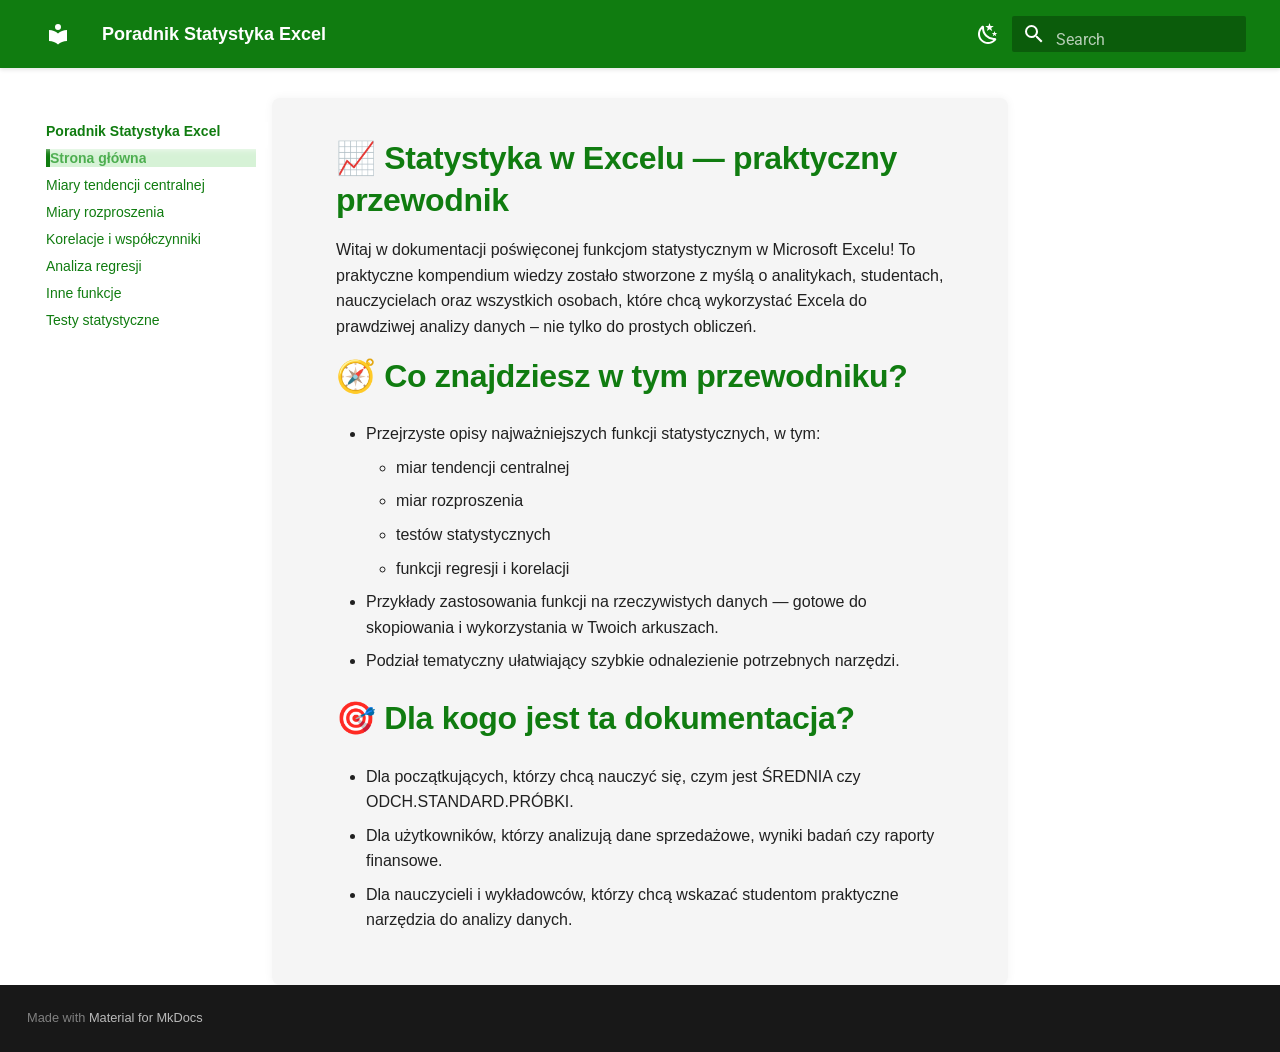
<file: index.html>
<!doctype html>
<html lang="en" class="no-js">
  <head>
    
      <meta charset="utf-8">
      <meta name="viewport" content="width=device-width,initial-scale=1">
      
      
      
      
      
        <link rel="next" href="tendencja/">
      
      
      <link rel="icon" href="assets/images/favicon.png">
      <meta name="generator" content="mkdocs-1.6.1, mkdocs-material-9.6.14">
    
    
      
        <title>Poradnik Statystyka Excel</title>
      
    
    
      <link rel="stylesheet" href="assets/stylesheets/main.342714a4.min.css">
      
        
        <link rel="stylesheet" href="assets/stylesheets/palette.06af60db.min.css">
      
      


    
    
      
    
    
      
        
        
        <link rel="preconnect" href="https://fonts.gstatic.com" crossorigin>
        <link rel="stylesheet" href="https://fonts.googleapis.com/css?family=Roboto:300,300i,400,400i,700,700i%7CRoboto+Mono:400,400i,700,700i&display=fallback">
        <style>:root{--md-text-font:"Roboto";--md-code-font:"Roboto Mono"}</style>
      
    
    
      <link rel="stylesheet" href="assets/css/custom.css">
    
    <script>__md_scope=new URL(".",location),__md_hash=e=>[...e].reduce(((e,_)=>(e<<5)-e+_.charCodeAt(0)),0),__md_get=(e,_=localStorage,t=__md_scope)=>JSON.parse(_.getItem(t.pathname+"."+e)),__md_set=(e,_,t=localStorage,a=__md_scope)=>{try{t.setItem(a.pathname+"."+e,JSON.stringify(_))}catch(e){}}</script>
    
      

    
    
    
  </head>
  
  
    
    
      
    
    
    
    
    <body dir="ltr" data-md-color-scheme="default" data-md-color-primary="green" data-md-color-accent="green">
  
    
    <input class="md-toggle" data-md-toggle="drawer" type="checkbox" id="__drawer" autocomplete="off">
    <input class="md-toggle" data-md-toggle="search" type="checkbox" id="__search" autocomplete="off">
    <label class="md-overlay" for="__drawer"></label>
    <div data-md-component="skip">
      
        
        <a href="#statystyka-w-excelu-praktyczny-przewodnik" class="md-skip">
          Skip to content
        </a>
      
    </div>
    <div data-md-component="announce">
      
    </div>
    
    
      

  

<header class="md-header md-header--shadow" data-md-component="header">
  <nav class="md-header__inner md-grid" aria-label="Header">
    <a href="." title="Poradnik Statystyka Excel" class="md-header__button md-logo" aria-label="Poradnik Statystyka Excel" data-md-component="logo">
      
  
  <svg xmlns="http://www.w3.org/2000/svg" viewBox="0 0 24 24"><path d="M12 8a3 3 0 0 0 3-3 3 3 0 0 0-3-3 3 3 0 0 0-3 3 3 3 0 0 0 3 3m0 3.54C9.64 9.35 6.5 8 3 8v11c3.5 0 6.64 1.35 9 3.54 2.36-2.19 5.5-3.54 9-3.54V8c-3.5 0-6.64 1.35-9 3.54"/></svg>

    </a>
    <label class="md-header__button md-icon" for="__drawer">
      
      <svg xmlns="http://www.w3.org/2000/svg" viewBox="0 0 24 24"><path d="M3 6h18v2H3zm0 5h18v2H3zm0 5h18v2H3z"/></svg>
    </label>
    <div class="md-header__title" data-md-component="header-title">
      <div class="md-header__ellipsis">
        <div class="md-header__topic">
          <span class="md-ellipsis">
            Poradnik Statystyka Excel
          </span>
        </div>
        <div class="md-header__topic" data-md-component="header-topic">
          <span class="md-ellipsis">
            
              Strona główna
            
          </span>
        </div>
      </div>
    </div>
    
      
        <form class="md-header__option" data-md-component="palette">
  
    
    
    
    <input class="md-option" data-md-color-media="(prefers-color-scheme: light)" data-md-color-scheme="default" data-md-color-primary="green" data-md-color-accent="green"  aria-label="Switch to dark mode"  type="radio" name="__palette" id="__palette_0">
    
      <label class="md-header__button md-icon" title="Switch to dark mode" for="__palette_1" hidden>
        <svg xmlns="http://www.w3.org/2000/svg" viewBox="0 0 24 24"><path d="m17.75 4.09-2.53 1.94.91 3.06-2.63-1.81-2.63 1.81.91-3.06-2.53-1.94L12.44 4l1.06-3 1.06 3zm3.5 6.91-1.64 1.25.59 1.98-1.7-1.17-1.7 1.17.59-1.98L15.75 11l2.06-.05L18.5 9l.69 1.95zm-2.28 4.95c.83-.08 1.72 1.1 1.19 1.85-.32.45-.66.87-1.08 1.27C15.17 23 8.84 23 4.94 19.07c-3.91-3.9-3.91-10.24 0-14.14.4-.4.82-.76 1.27-1.08.75-.53 1.93.36 1.85 1.19-.27 2.86.69 5.83 2.89 8.02a9.96 9.96 0 0 0 8.02 2.89m-1.64 2.02a12.08 12.08 0 0 1-7.8-3.47c-2.17-2.19-3.33-5-3.49-7.82-2.81 3.14-2.7 7.96.31 10.98 3.02 3.01 7.84 3.12 10.98.31"/></svg>
      </label>
    
  
    
    
    
    <input class="md-option" data-md-color-media="(prefers-color-scheme: dark)" data-md-color-scheme="slate" data-md-color-primary="green" data-md-color-accent="green"  aria-label="Switch to light mode"  type="radio" name="__palette" id="__palette_1">
    
      <label class="md-header__button md-icon" title="Switch to light mode" for="__palette_0" hidden>
        <svg xmlns="http://www.w3.org/2000/svg" viewBox="0 0 24 24"><path d="M12 7a5 5 0 0 1 5 5 5 5 0 0 1-5 5 5 5 0 0 1-5-5 5 5 0 0 1 5-5m0 2a3 3 0 0 0-3 3 3 3 0 0 0 3 3 3 3 0 0 0 3-3 3 3 0 0 0-3-3m0-7 2.39 3.42C13.65 5.15 12.84 5 12 5s-1.65.15-2.39.42zM3.34 7l4.16-.35A7.2 7.2 0 0 0 5.94 8.5c-.44.74-.69 1.5-.83 2.29zm.02 10 1.76-3.77a7.131 7.131 0 0 0 2.38 4.14zM20.65 7l-1.77 3.79a7.02 7.02 0 0 0-2.38-4.15zm-.01 10-4.14.36c.59-.51 1.12-1.14 1.54-1.86.42-.73.69-1.5.83-2.29zM12 22l-2.41-3.44c.74.27 1.55.44 2.41.44.82 0 1.63-.17 2.37-.44z"/></svg>
      </label>
    
  
</form>
      
    
    
      <script>var palette=__md_get("__palette");if(palette&&palette.color){if("(prefers-color-scheme)"===palette.color.media){var media=matchMedia("(prefers-color-scheme: light)"),input=document.querySelector(media.matches?"[data-md-color-media='(prefers-color-scheme: light)']":"[data-md-color-media='(prefers-color-scheme: dark)']");palette.color.media=input.getAttribute("data-md-color-media"),palette.color.scheme=input.getAttribute("data-md-color-scheme"),palette.color.primary=input.getAttribute("data-md-color-primary"),palette.color.accent=input.getAttribute("data-md-color-accent")}for(var[key,value]of Object.entries(palette.color))document.body.setAttribute("data-md-color-"+key,value)}</script>
    
    
    
      
      
        <label class="md-header__button md-icon" for="__search">
          
          <svg xmlns="http://www.w3.org/2000/svg" viewBox="0 0 24 24"><path d="M9.5 3A6.5 6.5 0 0 1 16 9.5c0 1.61-.59 3.09-1.56 4.23l.27.27h.79l5 5-1.5 1.5-5-5v-.79l-.27-.27A6.52 6.52 0 0 1 9.5 16 6.5 6.5 0 0 1 3 9.5 6.5 6.5 0 0 1 9.5 3m0 2C7 5 5 7 5 9.5S7 14 9.5 14 14 12 14 9.5 12 5 9.5 5"/></svg>
        </label>
        <div class="md-search" data-md-component="search" role="dialog">
  <label class="md-search__overlay" for="__search"></label>
  <div class="md-search__inner" role="search">
    <form class="md-search__form" name="search">
      <input type="text" class="md-search__input" name="query" aria-label="Search" placeholder="Search" autocapitalize="off" autocorrect="off" autocomplete="off" spellcheck="false" data-md-component="search-query" required>
      <label class="md-search__icon md-icon" for="__search">
        
        <svg xmlns="http://www.w3.org/2000/svg" viewBox="0 0 24 24"><path d="M9.5 3A6.5 6.5 0 0 1 16 9.5c0 1.61-.59 3.09-1.56 4.23l.27.27h.79l5 5-1.5 1.5-5-5v-.79l-.27-.27A6.52 6.52 0 0 1 9.5 16 6.5 6.5 0 0 1 3 9.5 6.5 6.5 0 0 1 9.5 3m0 2C7 5 5 7 5 9.5S7 14 9.5 14 14 12 14 9.5 12 5 9.5 5"/></svg>
        
        <svg xmlns="http://www.w3.org/2000/svg" viewBox="0 0 24 24"><path d="M20 11v2H8l5.5 5.5-1.42 1.42L4.16 12l7.92-7.92L13.5 5.5 8 11z"/></svg>
      </label>
      <nav class="md-search__options" aria-label="Search">
        
        <button type="reset" class="md-search__icon md-icon" title="Clear" aria-label="Clear" tabindex="-1">
          
          <svg xmlns="http://www.w3.org/2000/svg" viewBox="0 0 24 24"><path d="M19 6.41 17.59 5 12 10.59 6.41 5 5 6.41 10.59 12 5 17.59 6.41 19 12 13.41 17.59 19 19 17.59 13.41 12z"/></svg>
        </button>
      </nav>
      
    </form>
    <div class="md-search__output">
      <div class="md-search__scrollwrap" tabindex="0" data-md-scrollfix>
        <div class="md-search-result" data-md-component="search-result">
          <div class="md-search-result__meta">
            Initializing search
          </div>
          <ol class="md-search-result__list" role="presentation"></ol>
        </div>
      </div>
    </div>
  </div>
</div>
      
    
    
  </nav>
  
</header>
    
    <div class="md-container" data-md-component="container">
      
      
        
          
        
      
      <main class="md-main" data-md-component="main">
        <div class="md-main__inner md-grid">
          
            
              
              <div class="md-sidebar md-sidebar--primary" data-md-component="sidebar" data-md-type="navigation" >
                <div class="md-sidebar__scrollwrap">
                  <div class="md-sidebar__inner">
                    



<nav class="md-nav md-nav--primary" aria-label="Navigation" data-md-level="0">
  <label class="md-nav__title" for="__drawer">
    <a href="." title="Poradnik Statystyka Excel" class="md-nav__button md-logo" aria-label="Poradnik Statystyka Excel" data-md-component="logo">
      
  
  <svg xmlns="http://www.w3.org/2000/svg" viewBox="0 0 24 24"><path d="M12 8a3 3 0 0 0 3-3 3 3 0 0 0-3-3 3 3 0 0 0-3 3 3 3 0 0 0 3 3m0 3.54C9.64 9.35 6.5 8 3 8v11c3.5 0 6.64 1.35 9 3.54 2.36-2.19 5.5-3.54 9-3.54V8c-3.5 0-6.64 1.35-9 3.54"/></svg>

    </a>
    Poradnik Statystyka Excel
  </label>
  
  <ul class="md-nav__list" data-md-scrollfix>
    
      
      
  
  
    
  
  
  
    <li class="md-nav__item md-nav__item--active">
      
      <input class="md-nav__toggle md-toggle" type="checkbox" id="__toc">
      
      
        
      
      
      <a href="." class="md-nav__link md-nav__link--active">
        
  
  
  <span class="md-ellipsis">
    Strona główna
    
  </span>
  

      </a>
      
    </li>
  

    
      
      
  
  
  
  
    <li class="md-nav__item">
      <a href="tendencja/" class="md-nav__link">
        
  
  
  <span class="md-ellipsis">
    Miary tendencji centralnej
    
  </span>
  

      </a>
    </li>
  

    
      
      
  
  
  
  
    <li class="md-nav__item">
      <a href="rozproszenie/" class="md-nav__link">
        
  
  
  <span class="md-ellipsis">
    Miary rozproszenia
    
  </span>
  

      </a>
    </li>
  

    
      
      
  
  
  
  
    <li class="md-nav__item">
      <a href="korelacje/" class="md-nav__link">
        
  
  
  <span class="md-ellipsis">
    Korelacje i współczynniki
    
  </span>
  

      </a>
    </li>
  

    
      
      
  
  
  
  
    <li class="md-nav__item">
      <a href="regresja/" class="md-nav__link">
        
  
  
  <span class="md-ellipsis">
    Analiza regresji
    
  </span>
  

      </a>
    </li>
  

    
      
      
  
  
  
  
    <li class="md-nav__item">
      <a href="inne_funkcje/" class="md-nav__link">
        
  
  
  <span class="md-ellipsis">
    Inne funkcje
    
  </span>
  

      </a>
    </li>
  

    
      
      
  
  
  
  
    <li class="md-nav__item">
      <a href="testy/" class="md-nav__link">
        
  
  
  <span class="md-ellipsis">
    Testy statystyczne
    
  </span>
  

      </a>
    </li>
  

    
  </ul>
</nav>
                  </div>
                </div>
              </div>
            
            
              
              <div class="md-sidebar md-sidebar--secondary" data-md-component="sidebar" data-md-type="toc" >
                <div class="md-sidebar__scrollwrap">
                  <div class="md-sidebar__inner">
                    

<nav class="md-nav md-nav--secondary" aria-label="Table of contents">
  
  
  
    
  
  
</nav>
                  </div>
                </div>
              </div>
            
          
          
            <div class="md-content" data-md-component="content">
              <article class="md-content__inner md-typeset">
                
                  



<h1 id="statystyka-w-excelu-praktyczny-przewodnik">📈 Statystyka w Excelu — praktyczny przewodnik</h1>
<p>Witaj w dokumentacji poświęconej funkcjom statystycznym w Microsoft Excelu!
To praktyczne kompendium wiedzy zostało stworzone z myślą o analitykach, studentach, nauczycielach oraz wszystkich osobach, które chcą wykorzystać Excela do prawdziwej analizy danych – nie tylko do prostych obliczeń.</p>
<h1 id="co-znajdziesz-w-tym-przewodniku">🧭 Co znajdziesz w tym przewodniku?</h1>
<ul>
<li>
<p>Przejrzyste opisy najważniejszych funkcji statystycznych, w tym:  </p>
<ul>
<li>miar tendencji centralnej  </li>
<li>miar rozproszenia  </li>
<li>testów statystycznych  </li>
<li>funkcji regresji i korelacji  </li>
</ul>
</li>
<li>
<p>Przykłady zastosowania funkcji na rzeczywistych danych — gotowe do skopiowania i wykorzystania w Twoich arkuszach.  </p>
</li>
<li>
<p>Podział tematyczny ułatwiający szybkie odnalezienie potrzebnych narzędzi.  </p>
</li>
</ul>
<h1 id="dla-kogo-jest-ta-dokumentacja">🎯 Dla kogo jest ta dokumentacja?</h1>
<ul>
<li>
<p>Dla początkujących, którzy chcą nauczyć się, czym jest ŚREDNIA czy ODCH.STANDARD.PRÓBKI.  </p>
</li>
<li>
<p>Dla użytkowników, którzy analizują dane sprzedażowe, wyniki badań czy raporty finansowe.  </p>
</li>
<li>
<p>Dla nauczycieli i wykładowców, którzy chcą wskazać studentom praktyczne narzędzia do analizy danych.  </p>
</li>
</ul>












                
              </article>
            </div>
          
          
<script>var target=document.getElementById(location.hash.slice(1));target&&target.name&&(target.checked=target.name.startsWith("__tabbed_"))</script>
        </div>
        
      </main>
      
        <footer class="md-footer">
  
  <div class="md-footer-meta md-typeset">
    <div class="md-footer-meta__inner md-grid">
      <div class="md-copyright">
  
  
    Made with
    <a href="https://squidfunk.github.io/mkdocs-material/" target="_blank" rel="noopener">
      Material for MkDocs
    </a>
  
</div>
      
    </div>
  </div>
</footer>
      
    </div>
    <div class="md-dialog" data-md-component="dialog">
      <div class="md-dialog__inner md-typeset"></div>
    </div>
    
    
    
      
      <script id="__config" type="application/json">{"base": ".", "features": [], "search": "assets/javascripts/workers/search.d50fe291.min.js", "tags": null, "translations": {"clipboard.copied": "Copied to clipboard", "clipboard.copy": "Copy to clipboard", "search.result.more.one": "1 more on this page", "search.result.more.other": "# more on this page", "search.result.none": "No matching documents", "search.result.one": "1 matching document", "search.result.other": "# matching documents", "search.result.placeholder": "Type to start searching", "search.result.term.missing": "Missing", "select.version": "Select version"}, "version": null}</script>
    
    
      <script src="assets/javascripts/bundle.13a4f30d.min.js"></script>
      
    
  </body>
</html>
</file>
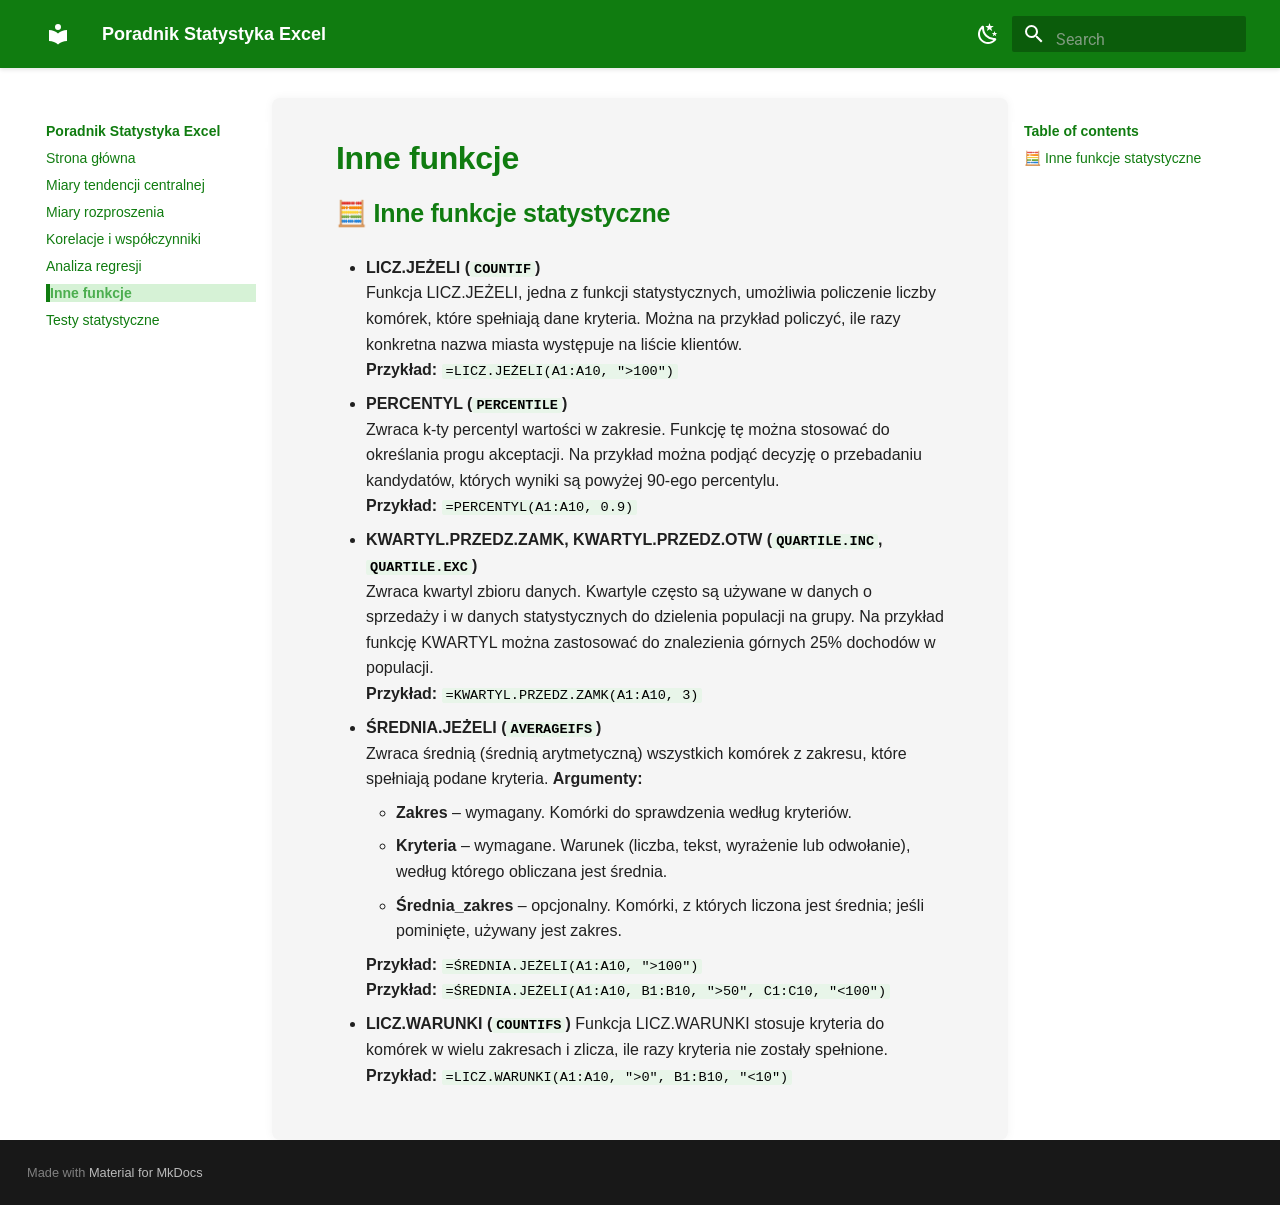
<file: inne_funkcje/index.html>
<!doctype html>
<html lang="en" class="no-js">
  <head>
    
      <meta charset="utf-8">
      <meta name="viewport" content="width=device-width,initial-scale=1">
      
      
      
      
        <link rel="prev" href="../regresja/">
      
      
        <link rel="next" href="../testy/">
      
      
      <link rel="icon" href="../assets/images/favicon.png">
      <meta name="generator" content="mkdocs-1.6.1, mkdocs-material-9.6.14">
    
    
      
        <title>Inne funkcje - Poradnik Statystyka Excel</title>
      
    
    
      <link rel="stylesheet" href="../assets/stylesheets/main.342714a4.min.css">
      
        
        <link rel="stylesheet" href="../assets/stylesheets/palette.06af60db.min.css">
      
      


    
    
      
    
    
      
        
        
        <link rel="preconnect" href="https://fonts.gstatic.com" crossorigin>
        <link rel="stylesheet" href="https://fonts.googleapis.com/css?family=Roboto:300,300i,400,400i,700,700i%7CRoboto+Mono:400,400i,700,700i&display=fallback">
        <style>:root{--md-text-font:"Roboto";--md-code-font:"Roboto Mono"}</style>
      
    
    
      <link rel="stylesheet" href="../assets/css/custom.css">
    
    <script>__md_scope=new URL("..",location),__md_hash=e=>[...e].reduce(((e,_)=>(e<<5)-e+_.charCodeAt(0)),0),__md_get=(e,_=localStorage,t=__md_scope)=>JSON.parse(_.getItem(t.pathname+"."+e)),__md_set=(e,_,t=localStorage,a=__md_scope)=>{try{t.setItem(a.pathname+"."+e,JSON.stringify(_))}catch(e){}}</script>
    
      

    
    
    
  </head>
  
  
    
    
      
    
    
    
    
    <body dir="ltr" data-md-color-scheme="default" data-md-color-primary="green" data-md-color-accent="green">
  
    
    <input class="md-toggle" data-md-toggle="drawer" type="checkbox" id="__drawer" autocomplete="off">
    <input class="md-toggle" data-md-toggle="search" type="checkbox" id="__search" autocomplete="off">
    <label class="md-overlay" for="__drawer"></label>
    <div data-md-component="skip">
      
        
        <a href="#inne-funkcje-statystyczne" class="md-skip">
          Skip to content
        </a>
      
    </div>
    <div data-md-component="announce">
      
    </div>
    
    
      

  

<header class="md-header md-header--shadow" data-md-component="header">
  <nav class="md-header__inner md-grid" aria-label="Header">
    <a href=".." title="Poradnik Statystyka Excel" class="md-header__button md-logo" aria-label="Poradnik Statystyka Excel" data-md-component="logo">
      
  
  <svg xmlns="http://www.w3.org/2000/svg" viewBox="0 0 24 24"><path d="M12 8a3 3 0 0 0 3-3 3 3 0 0 0-3-3 3 3 0 0 0-3 3 3 3 0 0 0 3 3m0 3.54C9.64 9.35 6.5 8 3 8v11c3.5 0 6.64 1.35 9 3.54 2.36-2.19 5.5-3.54 9-3.54V8c-3.5 0-6.64 1.35-9 3.54"/></svg>

    </a>
    <label class="md-header__button md-icon" for="__drawer">
      
      <svg xmlns="http://www.w3.org/2000/svg" viewBox="0 0 24 24"><path d="M3 6h18v2H3zm0 5h18v2H3zm0 5h18v2H3z"/></svg>
    </label>
    <div class="md-header__title" data-md-component="header-title">
      <div class="md-header__ellipsis">
        <div class="md-header__topic">
          <span class="md-ellipsis">
            Poradnik Statystyka Excel
          </span>
        </div>
        <div class="md-header__topic" data-md-component="header-topic">
          <span class="md-ellipsis">
            
              Inne funkcje
            
          </span>
        </div>
      </div>
    </div>
    
      
        <form class="md-header__option" data-md-component="palette">
  
    
    
    
    <input class="md-option" data-md-color-media="(prefers-color-scheme: light)" data-md-color-scheme="default" data-md-color-primary="green" data-md-color-accent="green"  aria-label="Switch to dark mode"  type="radio" name="__palette" id="__palette_0">
    
      <label class="md-header__button md-icon" title="Switch to dark mode" for="__palette_1" hidden>
        <svg xmlns="http://www.w3.org/2000/svg" viewBox="0 0 24 24"><path d="m17.75 4.09-2.53 1.94.91 3.06-2.63-1.81-2.63 1.81.91-3.06-2.53-1.94L12.44 4l1.06-3 1.06 3zm3.5 6.91-1.64 1.25.59 1.98-1.7-1.17-1.7 1.17.59-1.98L15.75 11l2.06-.05L18.5 9l.69 1.95zm-2.28 4.95c.83-.08 1.72 1.1 1.19 1.85-.32.45-.66.87-1.08 1.27C15.17 23 8.84 23 4.94 19.07c-3.91-3.9-3.91-10.24 0-14.14.4-.4.82-.76 1.27-1.08.75-.53 1.93.36 1.85 1.19-.27 2.86.69 5.83 2.89 8.02a9.96 9.96 0 0 0 8.02 2.89m-1.64 2.02a12.08 12.08 0 0 1-7.8-3.47c-2.17-2.19-3.33-5-3.49-7.82-2.81 3.14-2.7 7.96.31 10.98 3.02 3.01 7.84 3.12 10.98.31"/></svg>
      </label>
    
  
    
    
    
    <input class="md-option" data-md-color-media="(prefers-color-scheme: dark)" data-md-color-scheme="slate" data-md-color-primary="green" data-md-color-accent="green"  aria-label="Switch to light mode"  type="radio" name="__palette" id="__palette_1">
    
      <label class="md-header__button md-icon" title="Switch to light mode" for="__palette_0" hidden>
        <svg xmlns="http://www.w3.org/2000/svg" viewBox="0 0 24 24"><path d="M12 7a5 5 0 0 1 5 5 5 5 0 0 1-5 5 5 5 0 0 1-5-5 5 5 0 0 1 5-5m0 2a3 3 0 0 0-3 3 3 3 0 0 0 3 3 3 3 0 0 0 3-3 3 3 0 0 0-3-3m0-7 2.39 3.42C13.65 5.15 12.84 5 12 5s-1.65.15-2.39.42zM3.34 7l4.16-.35A7.2 7.2 0 0 0 5.94 8.5c-.44.74-.69 1.5-.83 2.29zm.02 10 1.76-3.77a7.131 7.131 0 0 0 2.38 4.14zM20.65 7l-1.77 3.79a7.02 7.02 0 0 0-2.38-4.15zm-.01 10-4.14.36c.59-.51 1.12-1.14 1.54-1.86.42-.73.69-1.5.83-2.29zM12 22l-2.41-3.44c.74.27 1.55.44 2.41.44.82 0 1.63-.17 2.37-.44z"/></svg>
      </label>
    
  
</form>
      
    
    
      <script>var palette=__md_get("__palette");if(palette&&palette.color){if("(prefers-color-scheme)"===palette.color.media){var media=matchMedia("(prefers-color-scheme: light)"),input=document.querySelector(media.matches?"[data-md-color-media='(prefers-color-scheme: light)']":"[data-md-color-media='(prefers-color-scheme: dark)']");palette.color.media=input.getAttribute("data-md-color-media"),palette.color.scheme=input.getAttribute("data-md-color-scheme"),palette.color.primary=input.getAttribute("data-md-color-primary"),palette.color.accent=input.getAttribute("data-md-color-accent")}for(var[key,value]of Object.entries(palette.color))document.body.setAttribute("data-md-color-"+key,value)}</script>
    
    
    
      
      
        <label class="md-header__button md-icon" for="__search">
          
          <svg xmlns="http://www.w3.org/2000/svg" viewBox="0 0 24 24"><path d="M9.5 3A6.5 6.5 0 0 1 16 9.5c0 1.61-.59 3.09-1.56 4.23l.27.27h.79l5 5-1.5 1.5-5-5v-.79l-.27-.27A6.52 6.52 0 0 1 9.5 16 6.5 6.5 0 0 1 3 9.5 6.5 6.5 0 0 1 9.5 3m0 2C7 5 5 7 5 9.5S7 14 9.5 14 14 12 14 9.5 12 5 9.5 5"/></svg>
        </label>
        <div class="md-search" data-md-component="search" role="dialog">
  <label class="md-search__overlay" for="__search"></label>
  <div class="md-search__inner" role="search">
    <form class="md-search__form" name="search">
      <input type="text" class="md-search__input" name="query" aria-label="Search" placeholder="Search" autocapitalize="off" autocorrect="off" autocomplete="off" spellcheck="false" data-md-component="search-query" required>
      <label class="md-search__icon md-icon" for="__search">
        
        <svg xmlns="http://www.w3.org/2000/svg" viewBox="0 0 24 24"><path d="M9.5 3A6.5 6.5 0 0 1 16 9.5c0 1.61-.59 3.09-1.56 4.23l.27.27h.79l5 5-1.5 1.5-5-5v-.79l-.27-.27A6.52 6.52 0 0 1 9.5 16 6.5 6.5 0 0 1 3 9.5 6.5 6.5 0 0 1 9.5 3m0 2C7 5 5 7 5 9.5S7 14 9.5 14 14 12 14 9.5 12 5 9.5 5"/></svg>
        
        <svg xmlns="http://www.w3.org/2000/svg" viewBox="0 0 24 24"><path d="M20 11v2H8l5.5 5.5-1.42 1.42L4.16 12l7.92-7.92L13.5 5.5 8 11z"/></svg>
      </label>
      <nav class="md-search__options" aria-label="Search">
        
        <button type="reset" class="md-search__icon md-icon" title="Clear" aria-label="Clear" tabindex="-1">
          
          <svg xmlns="http://www.w3.org/2000/svg" viewBox="0 0 24 24"><path d="M19 6.41 17.59 5 12 10.59 6.41 5 5 6.41 10.59 12 5 17.59 6.41 19 12 13.41 17.59 19 19 17.59 13.41 12z"/></svg>
        </button>
      </nav>
      
    </form>
    <div class="md-search__output">
      <div class="md-search__scrollwrap" tabindex="0" data-md-scrollfix>
        <div class="md-search-result" data-md-component="search-result">
          <div class="md-search-result__meta">
            Initializing search
          </div>
          <ol class="md-search-result__list" role="presentation"></ol>
        </div>
      </div>
    </div>
  </div>
</div>
      
    
    
  </nav>
  
</header>
    
    <div class="md-container" data-md-component="container">
      
      
        
          
        
      
      <main class="md-main" data-md-component="main">
        <div class="md-main__inner md-grid">
          
            
              
              <div class="md-sidebar md-sidebar--primary" data-md-component="sidebar" data-md-type="navigation" >
                <div class="md-sidebar__scrollwrap">
                  <div class="md-sidebar__inner">
                    



<nav class="md-nav md-nav--primary" aria-label="Navigation" data-md-level="0">
  <label class="md-nav__title" for="__drawer">
    <a href=".." title="Poradnik Statystyka Excel" class="md-nav__button md-logo" aria-label="Poradnik Statystyka Excel" data-md-component="logo">
      
  
  <svg xmlns="http://www.w3.org/2000/svg" viewBox="0 0 24 24"><path d="M12 8a3 3 0 0 0 3-3 3 3 0 0 0-3-3 3 3 0 0 0-3 3 3 3 0 0 0 3 3m0 3.54C9.64 9.35 6.5 8 3 8v11c3.5 0 6.64 1.35 9 3.54 2.36-2.19 5.5-3.54 9-3.54V8c-3.5 0-6.64 1.35-9 3.54"/></svg>

    </a>
    Poradnik Statystyka Excel
  </label>
  
  <ul class="md-nav__list" data-md-scrollfix>
    
      
      
  
  
  
  
    <li class="md-nav__item">
      <a href=".." class="md-nav__link">
        
  
  
  <span class="md-ellipsis">
    Strona główna
    
  </span>
  

      </a>
    </li>
  

    
      
      
  
  
  
  
    <li class="md-nav__item">
      <a href="../tendencja/" class="md-nav__link">
        
  
  
  <span class="md-ellipsis">
    Miary tendencji centralnej
    
  </span>
  

      </a>
    </li>
  

    
      
      
  
  
  
  
    <li class="md-nav__item">
      <a href="../rozproszenie/" class="md-nav__link">
        
  
  
  <span class="md-ellipsis">
    Miary rozproszenia
    
  </span>
  

      </a>
    </li>
  

    
      
      
  
  
  
  
    <li class="md-nav__item">
      <a href="../korelacje/" class="md-nav__link">
        
  
  
  <span class="md-ellipsis">
    Korelacje i współczynniki
    
  </span>
  

      </a>
    </li>
  

    
      
      
  
  
  
  
    <li class="md-nav__item">
      <a href="../regresja/" class="md-nav__link">
        
  
  
  <span class="md-ellipsis">
    Analiza regresji
    
  </span>
  

      </a>
    </li>
  

    
      
      
  
  
    
  
  
  
    <li class="md-nav__item md-nav__item--active">
      
      <input class="md-nav__toggle md-toggle" type="checkbox" id="__toc">
      
      
      
        <label class="md-nav__link md-nav__link--active" for="__toc">
          
  
  
  <span class="md-ellipsis">
    Inne funkcje
    
  </span>
  

          <span class="md-nav__icon md-icon"></span>
        </label>
      
      <a href="./" class="md-nav__link md-nav__link--active">
        
  
  
  <span class="md-ellipsis">
    Inne funkcje
    
  </span>
  

      </a>
      
        

<nav class="md-nav md-nav--secondary" aria-label="Table of contents">
  
  
  
  
    <label class="md-nav__title" for="__toc">
      <span class="md-nav__icon md-icon"></span>
      Table of contents
    </label>
    <ul class="md-nav__list" data-md-component="toc" data-md-scrollfix>
      
        <li class="md-nav__item">
  <a href="#inne-funkcje-statystyczne" class="md-nav__link">
    <span class="md-ellipsis">
      🧮 Inne funkcje statystyczne
    </span>
  </a>
  
</li>
      
    </ul>
  
</nav>
      
    </li>
  

    
      
      
  
  
  
  
    <li class="md-nav__item">
      <a href="../testy/" class="md-nav__link">
        
  
  
  <span class="md-ellipsis">
    Testy statystyczne
    
  </span>
  

      </a>
    </li>
  

    
  </ul>
</nav>
                  </div>
                </div>
              </div>
            
            
              
              <div class="md-sidebar md-sidebar--secondary" data-md-component="sidebar" data-md-type="toc" >
                <div class="md-sidebar__scrollwrap">
                  <div class="md-sidebar__inner">
                    

<nav class="md-nav md-nav--secondary" aria-label="Table of contents">
  
  
  
  
    <label class="md-nav__title" for="__toc">
      <span class="md-nav__icon md-icon"></span>
      Table of contents
    </label>
    <ul class="md-nav__list" data-md-component="toc" data-md-scrollfix>
      
        <li class="md-nav__item">
  <a href="#inne-funkcje-statystyczne" class="md-nav__link">
    <span class="md-ellipsis">
      🧮 Inne funkcje statystyczne
    </span>
  </a>
  
</li>
      
    </ul>
  
</nav>
                  </div>
                </div>
              </div>
            
          
          
            <div class="md-content" data-md-component="content">
              <article class="md-content__inner md-typeset">
                
                  



  <h1>Inne funkcje</h1>

<h2 id="inne-funkcje-statystyczne">🧮 Inne funkcje statystyczne</h2>
<ul>
<li>
<p><strong>LICZ.JEŻELI (<code>COUNTIF</code>)</strong><br />
  Funkcja LICZ.JEŻELI, jedna z funkcji statystycznych, umożliwia policzenie liczby komórek, które spełniają dane kryteria. Można na przykład policzyć, ile razy konkretna nazwa miasta występuje na liście klientów.<br />
<strong>Przykład:</strong> <code>=LICZ.JEŻELI(A1:A10, "&gt;100")</code></p>
</li>
<li>
<p><strong>PERCENTYL (<code>PERCENTILE</code>)</strong><br />
  Zwraca k-ty percentyl wartości w zakresie. Funkcję tę można stosować do określania progu akceptacji. Na przykład można podjąć decyzję o przebadaniu kandydatów, których wyniki są powyżej 90-ego percentylu.<br />
<strong>Przykład:</strong> <code>=PERCENTYL(A1:A10, 0.9)</code></p>
</li>
<li>
<p><strong>KWARTYL.PRZEDZ.ZAMK, KWARTYL.PRZEDZ.OTW (<code>QUARTILE.INC</code>, <code>QUARTILE.EXC</code>)</strong><br />
 Zwraca kwartyl zbioru danych. Kwartyle często są używane w danych o sprzedaży i w danych statystycznych do dzielenia populacji na grupy. Na przykład funkcję KWARTYL można zastosować do znalezienia górnych 25% dochodów w populacji.<br />
<strong>Przykład:</strong> <code>=KWARTYL.PRZEDZ.ZAMK(A1:A10, 3)</code></p>
</li>
<li>
<p><strong>ŚREDNIA.JEŻELI (<code>AVERAGEIFS</code>)</strong><br />
  Zwraca średnią (średnią arytmetyczną) wszystkich komórek z zakresu, które spełniają podane kryteria.
  <strong>Argumenty:</strong>  </p>
<ul>
<li><strong>Zakres</strong> – wymagany. Komórki do sprawdzenia według kryteriów.  </li>
<li><strong>Kryteria</strong> – wymagane. Warunek (liczba, tekst, wyrażenie lub odwołanie), według którego obliczana jest średnia.  </li>
<li><strong>Średnia_zakres</strong> – opcjonalny. Komórki, z których liczona jest średnia; jeśli pominięte, używany jest zakres.</li>
</ul>
<p><strong>Przykład:</strong> <code>=ŚREDNIA.JEŻELI(A1:A10, "&gt;100")</code><br />
<strong>Przykład:</strong> <code>=ŚREDNIA.JEŻELI(A1:A10, B1:B10, "&gt;50", C1:C10, "&lt;100")</code></p>
</li>
<li>
<p><strong>LICZ.WARUNKI (<code>COUNTIFS</code>)</strong>
    Funkcja LICZ.WARUNKI stosuje kryteria do komórek w wielu zakresach i zlicza, ile razy kryteria nie zostały spełnione.<br />
<strong>Przykład:</strong> <code>=LICZ.WARUNKI(A1:A10, "&gt;0", B1:B10, "&lt;10")</code></p>
</li>
</ul>












                
              </article>
            </div>
          
          
<script>var target=document.getElementById(location.hash.slice(1));target&&target.name&&(target.checked=target.name.startsWith("__tabbed_"))</script>
        </div>
        
      </main>
      
        <footer class="md-footer">
  
  <div class="md-footer-meta md-typeset">
    <div class="md-footer-meta__inner md-grid">
      <div class="md-copyright">
  
  
    Made with
    <a href="https://squidfunk.github.io/mkdocs-material/" target="_blank" rel="noopener">
      Material for MkDocs
    </a>
  
</div>
      
    </div>
  </div>
</footer>
      
    </div>
    <div class="md-dialog" data-md-component="dialog">
      <div class="md-dialog__inner md-typeset"></div>
    </div>
    
    
    
      
      <script id="__config" type="application/json">{"base": "..", "features": [], "search": "../assets/javascripts/workers/search.d50fe291.min.js", "tags": null, "translations": {"clipboard.copied": "Copied to clipboard", "clipboard.copy": "Copy to clipboard", "search.result.more.one": "1 more on this page", "search.result.more.other": "# more on this page", "search.result.none": "No matching documents", "search.result.one": "1 matching document", "search.result.other": "# matching documents", "search.result.placeholder": "Type to start searching", "search.result.term.missing": "Missing", "select.version": "Select version"}, "version": null}</script>
    
    
      <script src="../assets/javascripts/bundle.13a4f30d.min.js"></script>
      
    
  </body>
</html>
</file>
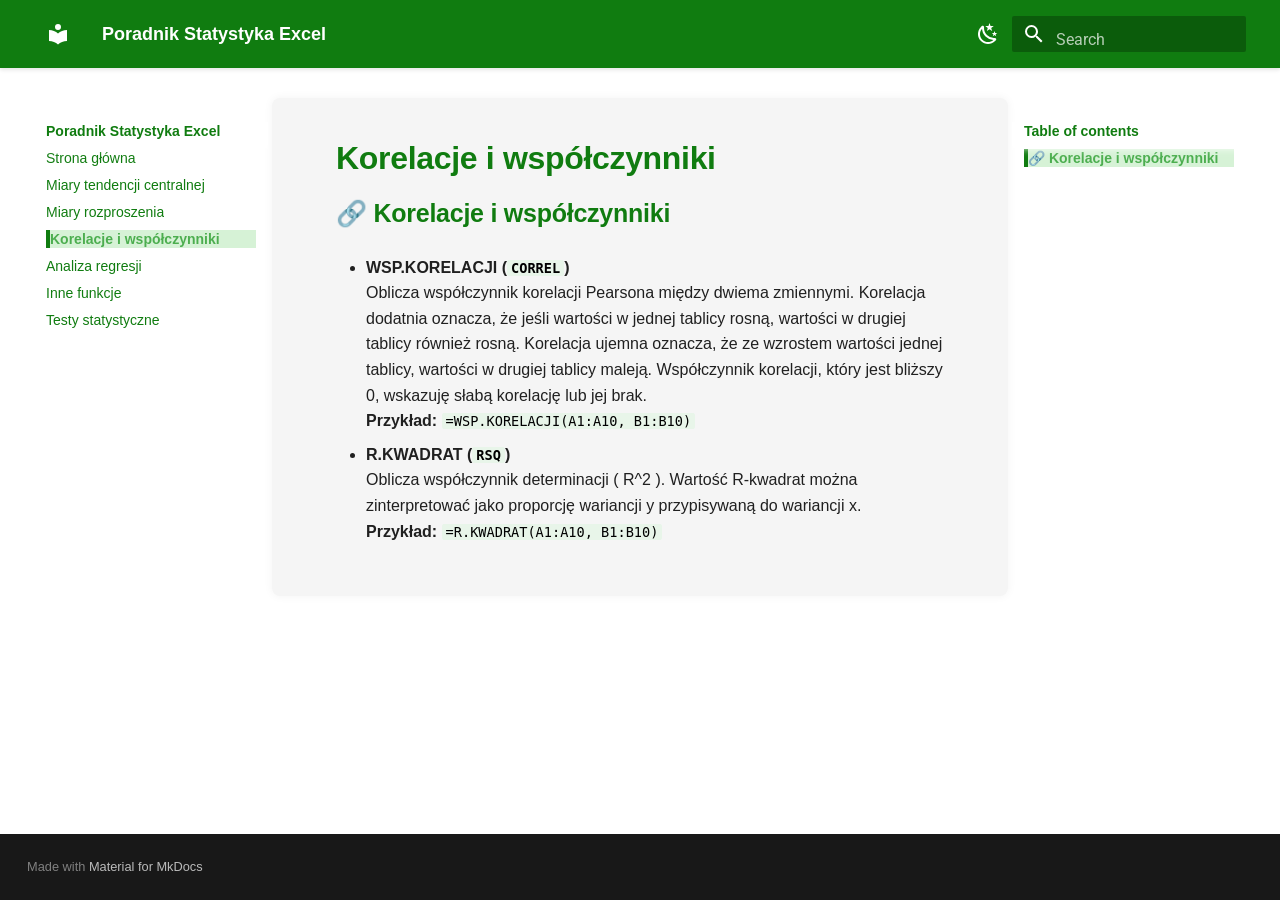
<file: korelacje/index.html>
<!doctype html>
<html lang="en" class="no-js">
  <head>
    
      <meta charset="utf-8">
      <meta name="viewport" content="width=device-width,initial-scale=1">
      
      
      
      
        <link rel="prev" href="../rozproszenie/">
      
      
        <link rel="next" href="../regresja/">
      
      
      <link rel="icon" href="../assets/images/favicon.png">
      <meta name="generator" content="mkdocs-1.6.1, mkdocs-material-9.6.14">
    
    
      
        <title>Korelacje i współczynniki - Poradnik Statystyka Excel</title>
      
    
    
      <link rel="stylesheet" href="../assets/stylesheets/main.342714a4.min.css">
      
        
        <link rel="stylesheet" href="../assets/stylesheets/palette.06af60db.min.css">
      
      


    
    
      
    
    
      
        
        
        <link rel="preconnect" href="https://fonts.gstatic.com" crossorigin>
        <link rel="stylesheet" href="https://fonts.googleapis.com/css?family=Roboto:300,300i,400,400i,700,700i%7CRoboto+Mono:400,400i,700,700i&display=fallback">
        <style>:root{--md-text-font:"Roboto";--md-code-font:"Roboto Mono"}</style>
      
    
    
      <link rel="stylesheet" href="../assets/css/custom.css">
    
    <script>__md_scope=new URL("..",location),__md_hash=e=>[...e].reduce(((e,_)=>(e<<5)-e+_.charCodeAt(0)),0),__md_get=(e,_=localStorage,t=__md_scope)=>JSON.parse(_.getItem(t.pathname+"."+e)),__md_set=(e,_,t=localStorage,a=__md_scope)=>{try{t.setItem(a.pathname+"."+e,JSON.stringify(_))}catch(e){}}</script>
    
      

    
    
    
  </head>
  
  
    
    
      
    
    
    
    
    <body dir="ltr" data-md-color-scheme="default" data-md-color-primary="green" data-md-color-accent="green">
  
    
    <input class="md-toggle" data-md-toggle="drawer" type="checkbox" id="__drawer" autocomplete="off">
    <input class="md-toggle" data-md-toggle="search" type="checkbox" id="__search" autocomplete="off">
    <label class="md-overlay" for="__drawer"></label>
    <div data-md-component="skip">
      
        
        <a href="#korelacje-i-wspoczynniki" class="md-skip">
          Skip to content
        </a>
      
    </div>
    <div data-md-component="announce">
      
    </div>
    
    
      

  

<header class="md-header md-header--shadow" data-md-component="header">
  <nav class="md-header__inner md-grid" aria-label="Header">
    <a href=".." title="Poradnik Statystyka Excel" class="md-header__button md-logo" aria-label="Poradnik Statystyka Excel" data-md-component="logo">
      
  
  <svg xmlns="http://www.w3.org/2000/svg" viewBox="0 0 24 24"><path d="M12 8a3 3 0 0 0 3-3 3 3 0 0 0-3-3 3 3 0 0 0-3 3 3 3 0 0 0 3 3m0 3.54C9.64 9.35 6.5 8 3 8v11c3.5 0 6.64 1.35 9 3.54 2.36-2.19 5.5-3.54 9-3.54V8c-3.5 0-6.64 1.35-9 3.54"/></svg>

    </a>
    <label class="md-header__button md-icon" for="__drawer">
      
      <svg xmlns="http://www.w3.org/2000/svg" viewBox="0 0 24 24"><path d="M3 6h18v2H3zm0 5h18v2H3zm0 5h18v2H3z"/></svg>
    </label>
    <div class="md-header__title" data-md-component="header-title">
      <div class="md-header__ellipsis">
        <div class="md-header__topic">
          <span class="md-ellipsis">
            Poradnik Statystyka Excel
          </span>
        </div>
        <div class="md-header__topic" data-md-component="header-topic">
          <span class="md-ellipsis">
            
              Korelacje i współczynniki
            
          </span>
        </div>
      </div>
    </div>
    
      
        <form class="md-header__option" data-md-component="palette">
  
    
    
    
    <input class="md-option" data-md-color-media="(prefers-color-scheme: light)" data-md-color-scheme="default" data-md-color-primary="green" data-md-color-accent="green"  aria-label="Switch to dark mode"  type="radio" name="__palette" id="__palette_0">
    
      <label class="md-header__button md-icon" title="Switch to dark mode" for="__palette_1" hidden>
        <svg xmlns="http://www.w3.org/2000/svg" viewBox="0 0 24 24"><path d="m17.75 4.09-2.53 1.94.91 3.06-2.63-1.81-2.63 1.81.91-3.06-2.53-1.94L12.44 4l1.06-3 1.06 3zm3.5 6.91-1.64 1.25.59 1.98-1.7-1.17-1.7 1.17.59-1.98L15.75 11l2.06-.05L18.5 9l.69 1.95zm-2.28 4.95c.83-.08 1.72 1.1 1.19 1.85-.32.45-.66.87-1.08 1.27C15.17 23 8.84 23 4.94 19.07c-3.91-3.9-3.91-10.24 0-14.14.4-.4.82-.76 1.27-1.08.75-.53 1.93.36 1.85 1.19-.27 2.86.69 5.83 2.89 8.02a9.96 9.96 0 0 0 8.02 2.89m-1.64 2.02a12.08 12.08 0 0 1-7.8-3.47c-2.17-2.19-3.33-5-3.49-7.82-2.81 3.14-2.7 7.96.31 10.98 3.02 3.01 7.84 3.12 10.98.31"/></svg>
      </label>
    
  
    
    
    
    <input class="md-option" data-md-color-media="(prefers-color-scheme: dark)" data-md-color-scheme="slate" data-md-color-primary="green" data-md-color-accent="green"  aria-label="Switch to light mode"  type="radio" name="__palette" id="__palette_1">
    
      <label class="md-header__button md-icon" title="Switch to light mode" for="__palette_0" hidden>
        <svg xmlns="http://www.w3.org/2000/svg" viewBox="0 0 24 24"><path d="M12 7a5 5 0 0 1 5 5 5 5 0 0 1-5 5 5 5 0 0 1-5-5 5 5 0 0 1 5-5m0 2a3 3 0 0 0-3 3 3 3 0 0 0 3 3 3 3 0 0 0 3-3 3 3 0 0 0-3-3m0-7 2.39 3.42C13.65 5.15 12.84 5 12 5s-1.65.15-2.39.42zM3.34 7l4.16-.35A7.2 7.2 0 0 0 5.94 8.5c-.44.74-.69 1.5-.83 2.29zm.02 10 1.76-3.77a7.131 7.131 0 0 0 2.38 4.14zM20.65 7l-1.77 3.79a7.02 7.02 0 0 0-2.38-4.15zm-.01 10-4.14.36c.59-.51 1.12-1.14 1.54-1.86.42-.73.69-1.5.83-2.29zM12 22l-2.41-3.44c.74.27 1.55.44 2.41.44.82 0 1.63-.17 2.37-.44z"/></svg>
      </label>
    
  
</form>
      
    
    
      <script>var palette=__md_get("__palette");if(palette&&palette.color){if("(prefers-color-scheme)"===palette.color.media){var media=matchMedia("(prefers-color-scheme: light)"),input=document.querySelector(media.matches?"[data-md-color-media='(prefers-color-scheme: light)']":"[data-md-color-media='(prefers-color-scheme: dark)']");palette.color.media=input.getAttribute("data-md-color-media"),palette.color.scheme=input.getAttribute("data-md-color-scheme"),palette.color.primary=input.getAttribute("data-md-color-primary"),palette.color.accent=input.getAttribute("data-md-color-accent")}for(var[key,value]of Object.entries(palette.color))document.body.setAttribute("data-md-color-"+key,value)}</script>
    
    
    
      
      
        <label class="md-header__button md-icon" for="__search">
          
          <svg xmlns="http://www.w3.org/2000/svg" viewBox="0 0 24 24"><path d="M9.5 3A6.5 6.5 0 0 1 16 9.5c0 1.61-.59 3.09-1.56 4.23l.27.27h.79l5 5-1.5 1.5-5-5v-.79l-.27-.27A6.52 6.52 0 0 1 9.5 16 6.5 6.5 0 0 1 3 9.5 6.5 6.5 0 0 1 9.5 3m0 2C7 5 5 7 5 9.5S7 14 9.5 14 14 12 14 9.5 12 5 9.5 5"/></svg>
        </label>
        <div class="md-search" data-md-component="search" role="dialog">
  <label class="md-search__overlay" for="__search"></label>
  <div class="md-search__inner" role="search">
    <form class="md-search__form" name="search">
      <input type="text" class="md-search__input" name="query" aria-label="Search" placeholder="Search" autocapitalize="off" autocorrect="off" autocomplete="off" spellcheck="false" data-md-component="search-query" required>
      <label class="md-search__icon md-icon" for="__search">
        
        <svg xmlns="http://www.w3.org/2000/svg" viewBox="0 0 24 24"><path d="M9.5 3A6.5 6.5 0 0 1 16 9.5c0 1.61-.59 3.09-1.56 4.23l.27.27h.79l5 5-1.5 1.5-5-5v-.79l-.27-.27A6.52 6.52 0 0 1 9.5 16 6.5 6.5 0 0 1 3 9.5 6.5 6.5 0 0 1 9.5 3m0 2C7 5 5 7 5 9.5S7 14 9.5 14 14 12 14 9.5 12 5 9.5 5"/></svg>
        
        <svg xmlns="http://www.w3.org/2000/svg" viewBox="0 0 24 24"><path d="M20 11v2H8l5.5 5.5-1.42 1.42L4.16 12l7.92-7.92L13.5 5.5 8 11z"/></svg>
      </label>
      <nav class="md-search__options" aria-label="Search">
        
        <button type="reset" class="md-search__icon md-icon" title="Clear" aria-label="Clear" tabindex="-1">
          
          <svg xmlns="http://www.w3.org/2000/svg" viewBox="0 0 24 24"><path d="M19 6.41 17.59 5 12 10.59 6.41 5 5 6.41 10.59 12 5 17.59 6.41 19 12 13.41 17.59 19 19 17.59 13.41 12z"/></svg>
        </button>
      </nav>
      
    </form>
    <div class="md-search__output">
      <div class="md-search__scrollwrap" tabindex="0" data-md-scrollfix>
        <div class="md-search-result" data-md-component="search-result">
          <div class="md-search-result__meta">
            Initializing search
          </div>
          <ol class="md-search-result__list" role="presentation"></ol>
        </div>
      </div>
    </div>
  </div>
</div>
      
    
    
  </nav>
  
</header>
    
    <div class="md-container" data-md-component="container">
      
      
        
          
        
      
      <main class="md-main" data-md-component="main">
        <div class="md-main__inner md-grid">
          
            
              
              <div class="md-sidebar md-sidebar--primary" data-md-component="sidebar" data-md-type="navigation" >
                <div class="md-sidebar__scrollwrap">
                  <div class="md-sidebar__inner">
                    



<nav class="md-nav md-nav--primary" aria-label="Navigation" data-md-level="0">
  <label class="md-nav__title" for="__drawer">
    <a href=".." title="Poradnik Statystyka Excel" class="md-nav__button md-logo" aria-label="Poradnik Statystyka Excel" data-md-component="logo">
      
  
  <svg xmlns="http://www.w3.org/2000/svg" viewBox="0 0 24 24"><path d="M12 8a3 3 0 0 0 3-3 3 3 0 0 0-3-3 3 3 0 0 0-3 3 3 3 0 0 0 3 3m0 3.54C9.64 9.35 6.5 8 3 8v11c3.5 0 6.64 1.35 9 3.54 2.36-2.19 5.5-3.54 9-3.54V8c-3.5 0-6.64 1.35-9 3.54"/></svg>

    </a>
    Poradnik Statystyka Excel
  </label>
  
  <ul class="md-nav__list" data-md-scrollfix>
    
      
      
  
  
  
  
    <li class="md-nav__item">
      <a href=".." class="md-nav__link">
        
  
  
  <span class="md-ellipsis">
    Strona główna
    
  </span>
  

      </a>
    </li>
  

    
      
      
  
  
  
  
    <li class="md-nav__item">
      <a href="../tendencja/" class="md-nav__link">
        
  
  
  <span class="md-ellipsis">
    Miary tendencji centralnej
    
  </span>
  

      </a>
    </li>
  

    
      
      
  
  
  
  
    <li class="md-nav__item">
      <a href="../rozproszenie/" class="md-nav__link">
        
  
  
  <span class="md-ellipsis">
    Miary rozproszenia
    
  </span>
  

      </a>
    </li>
  

    
      
      
  
  
    
  
  
  
    <li class="md-nav__item md-nav__item--active">
      
      <input class="md-nav__toggle md-toggle" type="checkbox" id="__toc">
      
      
      
        <label class="md-nav__link md-nav__link--active" for="__toc">
          
  
  
  <span class="md-ellipsis">
    Korelacje i współczynniki
    
  </span>
  

          <span class="md-nav__icon md-icon"></span>
        </label>
      
      <a href="./" class="md-nav__link md-nav__link--active">
        
  
  
  <span class="md-ellipsis">
    Korelacje i współczynniki
    
  </span>
  

      </a>
      
        

<nav class="md-nav md-nav--secondary" aria-label="Table of contents">
  
  
  
  
    <label class="md-nav__title" for="__toc">
      <span class="md-nav__icon md-icon"></span>
      Table of contents
    </label>
    <ul class="md-nav__list" data-md-component="toc" data-md-scrollfix>
      
        <li class="md-nav__item">
  <a href="#korelacje-i-wspoczynniki" class="md-nav__link">
    <span class="md-ellipsis">
      🔗 Korelacje i współczynniki
    </span>
  </a>
  
</li>
      
    </ul>
  
</nav>
      
    </li>
  

    
      
      
  
  
  
  
    <li class="md-nav__item">
      <a href="../regresja/" class="md-nav__link">
        
  
  
  <span class="md-ellipsis">
    Analiza regresji
    
  </span>
  

      </a>
    </li>
  

    
      
      
  
  
  
  
    <li class="md-nav__item">
      <a href="../inne_funkcje/" class="md-nav__link">
        
  
  
  <span class="md-ellipsis">
    Inne funkcje
    
  </span>
  

      </a>
    </li>
  

    
      
      
  
  
  
  
    <li class="md-nav__item">
      <a href="../testy/" class="md-nav__link">
        
  
  
  <span class="md-ellipsis">
    Testy statystyczne
    
  </span>
  

      </a>
    </li>
  

    
  </ul>
</nav>
                  </div>
                </div>
              </div>
            
            
              
              <div class="md-sidebar md-sidebar--secondary" data-md-component="sidebar" data-md-type="toc" >
                <div class="md-sidebar__scrollwrap">
                  <div class="md-sidebar__inner">
                    

<nav class="md-nav md-nav--secondary" aria-label="Table of contents">
  
  
  
  
    <label class="md-nav__title" for="__toc">
      <span class="md-nav__icon md-icon"></span>
      Table of contents
    </label>
    <ul class="md-nav__list" data-md-component="toc" data-md-scrollfix>
      
        <li class="md-nav__item">
  <a href="#korelacje-i-wspoczynniki" class="md-nav__link">
    <span class="md-ellipsis">
      🔗 Korelacje i współczynniki
    </span>
  </a>
  
</li>
      
    </ul>
  
</nav>
                  </div>
                </div>
              </div>
            
          
          
            <div class="md-content" data-md-component="content">
              <article class="md-content__inner md-typeset">
                
                  



  <h1>Korelacje i współczynniki</h1>

<h2 id="korelacje-i-wspoczynniki">🔗 Korelacje i współczynniki</h2>
<ul>
<li>
<p><strong>WSP.KORELACJI (<code>CORREL</code>)</strong><br />
  Oblicza współczynnik korelacji Pearsona między dwiema zmiennymi. Korelacja dodatnia oznacza, że jeśli wartości w jednej tablicy rosną, wartości w drugiej tablicy również rosną. Korelacja ujemna oznacza, że ze wzrostem wartości jednej tablicy, wartości w drugiej tablicy maleją. Współczynnik korelacji, który jest bliższy 0, wskazuję słabą korelację lub jej brak.<br />
<strong>Przykład:</strong> <code>=WSP.KORELACJI(A1:A10, B1:B10)</code></p>
</li>
<li>
<p><strong>R.KWADRAT (<code>RSQ</code>)</strong><br />
  Oblicza współczynnik determinacji ( R^2 ). Wartość R-kwadrat można zinterpretować jako proporcję wariancji y przypisywaną do wariancji x.<br />
<strong>Przykład:</strong> <code>=R.KWADRAT(A1:A10, B1:B10)</code></p>
</li>
</ul>












                
              </article>
            </div>
          
          
<script>var target=document.getElementById(location.hash.slice(1));target&&target.name&&(target.checked=target.name.startsWith("__tabbed_"))</script>
        </div>
        
      </main>
      
        <footer class="md-footer">
  
  <div class="md-footer-meta md-typeset">
    <div class="md-footer-meta__inner md-grid">
      <div class="md-copyright">
  
  
    Made with
    <a href="https://squidfunk.github.io/mkdocs-material/" target="_blank" rel="noopener">
      Material for MkDocs
    </a>
  
</div>
      
    </div>
  </div>
</footer>
      
    </div>
    <div class="md-dialog" data-md-component="dialog">
      <div class="md-dialog__inner md-typeset"></div>
    </div>
    
    
    
      
      <script id="__config" type="application/json">{"base": "..", "features": [], "search": "../assets/javascripts/workers/search.d50fe291.min.js", "tags": null, "translations": {"clipboard.copied": "Copied to clipboard", "clipboard.copy": "Copy to clipboard", "search.result.more.one": "1 more on this page", "search.result.more.other": "# more on this page", "search.result.none": "No matching documents", "search.result.one": "1 matching document", "search.result.other": "# matching documents", "search.result.placeholder": "Type to start searching", "search.result.term.missing": "Missing", "select.version": "Select version"}, "version": null}</script>
    
    
      <script src="../assets/javascripts/bundle.13a4f30d.min.js"></script>
      
    
  </body>
</html>
</file>
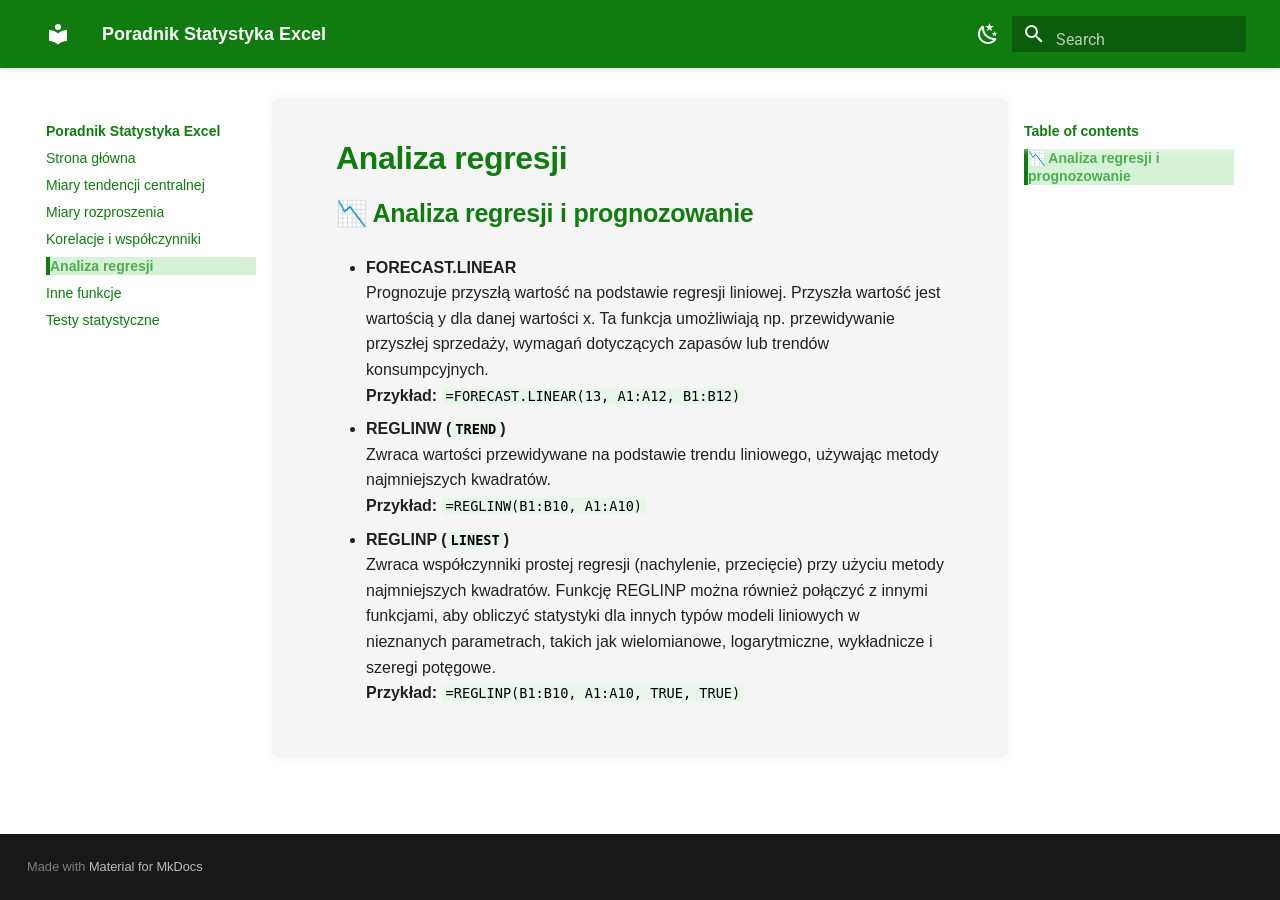
<file: regresja/index.html>
<!doctype html>
<html lang="en" class="no-js">
  <head>
    
      <meta charset="utf-8">
      <meta name="viewport" content="width=device-width,initial-scale=1">
      
      
      
      
        <link rel="prev" href="../korelacje/">
      
      
        <link rel="next" href="../inne_funkcje/">
      
      
      <link rel="icon" href="../assets/images/favicon.png">
      <meta name="generator" content="mkdocs-1.6.1, mkdocs-material-9.6.14">
    
    
      
        <title>Analiza regresji - Poradnik Statystyka Excel</title>
      
    
    
      <link rel="stylesheet" href="../assets/stylesheets/main.342714a4.min.css">
      
        
        <link rel="stylesheet" href="../assets/stylesheets/palette.06af60db.min.css">
      
      


    
    
      
    
    
      
        
        
        <link rel="preconnect" href="https://fonts.gstatic.com" crossorigin>
        <link rel="stylesheet" href="https://fonts.googleapis.com/css?family=Roboto:300,300i,400,400i,700,700i%7CRoboto+Mono:400,400i,700,700i&display=fallback">
        <style>:root{--md-text-font:"Roboto";--md-code-font:"Roboto Mono"}</style>
      
    
    
      <link rel="stylesheet" href="../assets/css/custom.css">
    
    <script>__md_scope=new URL("..",location),__md_hash=e=>[...e].reduce(((e,_)=>(e<<5)-e+_.charCodeAt(0)),0),__md_get=(e,_=localStorage,t=__md_scope)=>JSON.parse(_.getItem(t.pathname+"."+e)),__md_set=(e,_,t=localStorage,a=__md_scope)=>{try{t.setItem(a.pathname+"."+e,JSON.stringify(_))}catch(e){}}</script>
    
      

    
    
    
  </head>
  
  
    
    
      
    
    
    
    
    <body dir="ltr" data-md-color-scheme="default" data-md-color-primary="green" data-md-color-accent="green">
  
    
    <input class="md-toggle" data-md-toggle="drawer" type="checkbox" id="__drawer" autocomplete="off">
    <input class="md-toggle" data-md-toggle="search" type="checkbox" id="__search" autocomplete="off">
    <label class="md-overlay" for="__drawer"></label>
    <div data-md-component="skip">
      
        
        <a href="#analiza-regresji-i-prognozowanie" class="md-skip">
          Skip to content
        </a>
      
    </div>
    <div data-md-component="announce">
      
    </div>
    
    
      

  

<header class="md-header md-header--shadow" data-md-component="header">
  <nav class="md-header__inner md-grid" aria-label="Header">
    <a href=".." title="Poradnik Statystyka Excel" class="md-header__button md-logo" aria-label="Poradnik Statystyka Excel" data-md-component="logo">
      
  
  <svg xmlns="http://www.w3.org/2000/svg" viewBox="0 0 24 24"><path d="M12 8a3 3 0 0 0 3-3 3 3 0 0 0-3-3 3 3 0 0 0-3 3 3 3 0 0 0 3 3m0 3.54C9.64 9.35 6.5 8 3 8v11c3.5 0 6.64 1.35 9 3.54 2.36-2.19 5.5-3.54 9-3.54V8c-3.5 0-6.64 1.35-9 3.54"/></svg>

    </a>
    <label class="md-header__button md-icon" for="__drawer">
      
      <svg xmlns="http://www.w3.org/2000/svg" viewBox="0 0 24 24"><path d="M3 6h18v2H3zm0 5h18v2H3zm0 5h18v2H3z"/></svg>
    </label>
    <div class="md-header__title" data-md-component="header-title">
      <div class="md-header__ellipsis">
        <div class="md-header__topic">
          <span class="md-ellipsis">
            Poradnik Statystyka Excel
          </span>
        </div>
        <div class="md-header__topic" data-md-component="header-topic">
          <span class="md-ellipsis">
            
              Analiza regresji
            
          </span>
        </div>
      </div>
    </div>
    
      
        <form class="md-header__option" data-md-component="palette">
  
    
    
    
    <input class="md-option" data-md-color-media="(prefers-color-scheme: light)" data-md-color-scheme="default" data-md-color-primary="green" data-md-color-accent="green"  aria-label="Switch to dark mode"  type="radio" name="__palette" id="__palette_0">
    
      <label class="md-header__button md-icon" title="Switch to dark mode" for="__palette_1" hidden>
        <svg xmlns="http://www.w3.org/2000/svg" viewBox="0 0 24 24"><path d="m17.75 4.09-2.53 1.94.91 3.06-2.63-1.81-2.63 1.81.91-3.06-2.53-1.94L12.44 4l1.06-3 1.06 3zm3.5 6.91-1.64 1.25.59 1.98-1.7-1.17-1.7 1.17.59-1.98L15.75 11l2.06-.05L18.5 9l.69 1.95zm-2.28 4.95c.83-.08 1.72 1.1 1.19 1.85-.32.45-.66.87-1.08 1.27C15.17 23 8.84 23 4.94 19.07c-3.91-3.9-3.91-10.24 0-14.14.4-.4.82-.76 1.27-1.08.75-.53 1.93.36 1.85 1.19-.27 2.86.69 5.83 2.89 8.02a9.96 9.96 0 0 0 8.02 2.89m-1.64 2.02a12.08 12.08 0 0 1-7.8-3.47c-2.17-2.19-3.33-5-3.49-7.82-2.81 3.14-2.7 7.96.31 10.98 3.02 3.01 7.84 3.12 10.98.31"/></svg>
      </label>
    
  
    
    
    
    <input class="md-option" data-md-color-media="(prefers-color-scheme: dark)" data-md-color-scheme="slate" data-md-color-primary="green" data-md-color-accent="green"  aria-label="Switch to light mode"  type="radio" name="__palette" id="__palette_1">
    
      <label class="md-header__button md-icon" title="Switch to light mode" for="__palette_0" hidden>
        <svg xmlns="http://www.w3.org/2000/svg" viewBox="0 0 24 24"><path d="M12 7a5 5 0 0 1 5 5 5 5 0 0 1-5 5 5 5 0 0 1-5-5 5 5 0 0 1 5-5m0 2a3 3 0 0 0-3 3 3 3 0 0 0 3 3 3 3 0 0 0 3-3 3 3 0 0 0-3-3m0-7 2.39 3.42C13.65 5.15 12.84 5 12 5s-1.65.15-2.39.42zM3.34 7l4.16-.35A7.2 7.2 0 0 0 5.94 8.5c-.44.74-.69 1.5-.83 2.29zm.02 10 1.76-3.77a7.131 7.131 0 0 0 2.38 4.14zM20.65 7l-1.77 3.79a7.02 7.02 0 0 0-2.38-4.15zm-.01 10-4.14.36c.59-.51 1.12-1.14 1.54-1.86.42-.73.69-1.5.83-2.29zM12 22l-2.41-3.44c.74.27 1.55.44 2.41.44.82 0 1.63-.17 2.37-.44z"/></svg>
      </label>
    
  
</form>
      
    
    
      <script>var palette=__md_get("__palette");if(palette&&palette.color){if("(prefers-color-scheme)"===palette.color.media){var media=matchMedia("(prefers-color-scheme: light)"),input=document.querySelector(media.matches?"[data-md-color-media='(prefers-color-scheme: light)']":"[data-md-color-media='(prefers-color-scheme: dark)']");palette.color.media=input.getAttribute("data-md-color-media"),palette.color.scheme=input.getAttribute("data-md-color-scheme"),palette.color.primary=input.getAttribute("data-md-color-primary"),palette.color.accent=input.getAttribute("data-md-color-accent")}for(var[key,value]of Object.entries(palette.color))document.body.setAttribute("data-md-color-"+key,value)}</script>
    
    
    
      
      
        <label class="md-header__button md-icon" for="__search">
          
          <svg xmlns="http://www.w3.org/2000/svg" viewBox="0 0 24 24"><path d="M9.5 3A6.5 6.5 0 0 1 16 9.5c0 1.61-.59 3.09-1.56 4.23l.27.27h.79l5 5-1.5 1.5-5-5v-.79l-.27-.27A6.52 6.52 0 0 1 9.5 16 6.5 6.5 0 0 1 3 9.5 6.5 6.5 0 0 1 9.5 3m0 2C7 5 5 7 5 9.5S7 14 9.5 14 14 12 14 9.5 12 5 9.5 5"/></svg>
        </label>
        <div class="md-search" data-md-component="search" role="dialog">
  <label class="md-search__overlay" for="__search"></label>
  <div class="md-search__inner" role="search">
    <form class="md-search__form" name="search">
      <input type="text" class="md-search__input" name="query" aria-label="Search" placeholder="Search" autocapitalize="off" autocorrect="off" autocomplete="off" spellcheck="false" data-md-component="search-query" required>
      <label class="md-search__icon md-icon" for="__search">
        
        <svg xmlns="http://www.w3.org/2000/svg" viewBox="0 0 24 24"><path d="M9.5 3A6.5 6.5 0 0 1 16 9.5c0 1.61-.59 3.09-1.56 4.23l.27.27h.79l5 5-1.5 1.5-5-5v-.79l-.27-.27A6.52 6.52 0 0 1 9.5 16 6.5 6.5 0 0 1 3 9.5 6.5 6.5 0 0 1 9.5 3m0 2C7 5 5 7 5 9.5S7 14 9.5 14 14 12 14 9.5 12 5 9.5 5"/></svg>
        
        <svg xmlns="http://www.w3.org/2000/svg" viewBox="0 0 24 24"><path d="M20 11v2H8l5.5 5.5-1.42 1.42L4.16 12l7.92-7.92L13.5 5.5 8 11z"/></svg>
      </label>
      <nav class="md-search__options" aria-label="Search">
        
        <button type="reset" class="md-search__icon md-icon" title="Clear" aria-label="Clear" tabindex="-1">
          
          <svg xmlns="http://www.w3.org/2000/svg" viewBox="0 0 24 24"><path d="M19 6.41 17.59 5 12 10.59 6.41 5 5 6.41 10.59 12 5 17.59 6.41 19 12 13.41 17.59 19 19 17.59 13.41 12z"/></svg>
        </button>
      </nav>
      
    </form>
    <div class="md-search__output">
      <div class="md-search__scrollwrap" tabindex="0" data-md-scrollfix>
        <div class="md-search-result" data-md-component="search-result">
          <div class="md-search-result__meta">
            Initializing search
          </div>
          <ol class="md-search-result__list" role="presentation"></ol>
        </div>
      </div>
    </div>
  </div>
</div>
      
    
    
  </nav>
  
</header>
    
    <div class="md-container" data-md-component="container">
      
      
        
          
        
      
      <main class="md-main" data-md-component="main">
        <div class="md-main__inner md-grid">
          
            
              
              <div class="md-sidebar md-sidebar--primary" data-md-component="sidebar" data-md-type="navigation" >
                <div class="md-sidebar__scrollwrap">
                  <div class="md-sidebar__inner">
                    



<nav class="md-nav md-nav--primary" aria-label="Navigation" data-md-level="0">
  <label class="md-nav__title" for="__drawer">
    <a href=".." title="Poradnik Statystyka Excel" class="md-nav__button md-logo" aria-label="Poradnik Statystyka Excel" data-md-component="logo">
      
  
  <svg xmlns="http://www.w3.org/2000/svg" viewBox="0 0 24 24"><path d="M12 8a3 3 0 0 0 3-3 3 3 0 0 0-3-3 3 3 0 0 0-3 3 3 3 0 0 0 3 3m0 3.54C9.64 9.35 6.5 8 3 8v11c3.5 0 6.64 1.35 9 3.54 2.36-2.19 5.5-3.54 9-3.54V8c-3.5 0-6.64 1.35-9 3.54"/></svg>

    </a>
    Poradnik Statystyka Excel
  </label>
  
  <ul class="md-nav__list" data-md-scrollfix>
    
      
      
  
  
  
  
    <li class="md-nav__item">
      <a href=".." class="md-nav__link">
        
  
  
  <span class="md-ellipsis">
    Strona główna
    
  </span>
  

      </a>
    </li>
  

    
      
      
  
  
  
  
    <li class="md-nav__item">
      <a href="../tendencja/" class="md-nav__link">
        
  
  
  <span class="md-ellipsis">
    Miary tendencji centralnej
    
  </span>
  

      </a>
    </li>
  

    
      
      
  
  
  
  
    <li class="md-nav__item">
      <a href="../rozproszenie/" class="md-nav__link">
        
  
  
  <span class="md-ellipsis">
    Miary rozproszenia
    
  </span>
  

      </a>
    </li>
  

    
      
      
  
  
  
  
    <li class="md-nav__item">
      <a href="../korelacje/" class="md-nav__link">
        
  
  
  <span class="md-ellipsis">
    Korelacje i współczynniki
    
  </span>
  

      </a>
    </li>
  

    
      
      
  
  
    
  
  
  
    <li class="md-nav__item md-nav__item--active">
      
      <input class="md-nav__toggle md-toggle" type="checkbox" id="__toc">
      
      
      
        <label class="md-nav__link md-nav__link--active" for="__toc">
          
  
  
  <span class="md-ellipsis">
    Analiza regresji
    
  </span>
  

          <span class="md-nav__icon md-icon"></span>
        </label>
      
      <a href="./" class="md-nav__link md-nav__link--active">
        
  
  
  <span class="md-ellipsis">
    Analiza regresji
    
  </span>
  

      </a>
      
        

<nav class="md-nav md-nav--secondary" aria-label="Table of contents">
  
  
  
  
    <label class="md-nav__title" for="__toc">
      <span class="md-nav__icon md-icon"></span>
      Table of contents
    </label>
    <ul class="md-nav__list" data-md-component="toc" data-md-scrollfix>
      
        <li class="md-nav__item">
  <a href="#analiza-regresji-i-prognozowanie" class="md-nav__link">
    <span class="md-ellipsis">
      📉 Analiza regresji i prognozowanie
    </span>
  </a>
  
</li>
      
    </ul>
  
</nav>
      
    </li>
  

    
      
      
  
  
  
  
    <li class="md-nav__item">
      <a href="../inne_funkcje/" class="md-nav__link">
        
  
  
  <span class="md-ellipsis">
    Inne funkcje
    
  </span>
  

      </a>
    </li>
  

    
      
      
  
  
  
  
    <li class="md-nav__item">
      <a href="../testy/" class="md-nav__link">
        
  
  
  <span class="md-ellipsis">
    Testy statystyczne
    
  </span>
  

      </a>
    </li>
  

    
  </ul>
</nav>
                  </div>
                </div>
              </div>
            
            
              
              <div class="md-sidebar md-sidebar--secondary" data-md-component="sidebar" data-md-type="toc" >
                <div class="md-sidebar__scrollwrap">
                  <div class="md-sidebar__inner">
                    

<nav class="md-nav md-nav--secondary" aria-label="Table of contents">
  
  
  
  
    <label class="md-nav__title" for="__toc">
      <span class="md-nav__icon md-icon"></span>
      Table of contents
    </label>
    <ul class="md-nav__list" data-md-component="toc" data-md-scrollfix>
      
        <li class="md-nav__item">
  <a href="#analiza-regresji-i-prognozowanie" class="md-nav__link">
    <span class="md-ellipsis">
      📉 Analiza regresji i prognozowanie
    </span>
  </a>
  
</li>
      
    </ul>
  
</nav>
                  </div>
                </div>
              </div>
            
          
          
            <div class="md-content" data-md-component="content">
              <article class="md-content__inner md-typeset">
                
                  



  <h1>Analiza regresji</h1>

<h2 id="analiza-regresji-i-prognozowanie">📉 Analiza regresji i prognozowanie</h2>
<ul>
<li>
<p><strong>FORECAST.LINEAR</strong><br />
  Prognozuje przyszłą wartość na podstawie regresji liniowej. Przyszła wartość jest wartością y dla danej wartości x. Ta funkcja umożliwiają np. przewidywanie przyszłej sprzedaży, wymagań dotyczących zapasów lub trendów konsumpcyjnych.<br />
<strong>Przykład:</strong> <code>=FORECAST.LINEAR(13, A1:A12, B1:B12)</code></p>
</li>
<li>
<p><strong>REGLINW (<code>TREND</code>)</strong><br />
  Zwraca wartości przewidywane na podstawie trendu liniowego, używając metody najmniejszych kwadratów.<br />
<strong>Przykład:</strong> <code>=REGLINW(B1:B10, A1:A10)</code></p>
</li>
<li>
<p><strong>REGLINP (<code>LINEST</code>)</strong><br />
  Zwraca współczynniki prostej regresji (nachylenie, przecięcie) przy użyciu metody najmniejszych kwadratów. Funkcję REGLINP można również połączyć z innymi funkcjami, aby obliczyć statystyki dla innych typów modeli liniowych w nieznanych parametrach, takich jak wielomianowe, logarytmiczne, wykładnicze i szeregi potęgowe.<br />
<strong>Przykład:</strong> <code>=REGLINP(B1:B10, A1:A10, TRUE, TRUE)</code></p>
</li>
</ul>












                
              </article>
            </div>
          
          
<script>var target=document.getElementById(location.hash.slice(1));target&&target.name&&(target.checked=target.name.startsWith("__tabbed_"))</script>
        </div>
        
      </main>
      
        <footer class="md-footer">
  
  <div class="md-footer-meta md-typeset">
    <div class="md-footer-meta__inner md-grid">
      <div class="md-copyright">
  
  
    Made with
    <a href="https://squidfunk.github.io/mkdocs-material/" target="_blank" rel="noopener">
      Material for MkDocs
    </a>
  
</div>
      
    </div>
  </div>
</footer>
      
    </div>
    <div class="md-dialog" data-md-component="dialog">
      <div class="md-dialog__inner md-typeset"></div>
    </div>
    
    
    
      
      <script id="__config" type="application/json">{"base": "..", "features": [], "search": "../assets/javascripts/workers/search.d50fe291.min.js", "tags": null, "translations": {"clipboard.copied": "Copied to clipboard", "clipboard.copy": "Copy to clipboard", "search.result.more.one": "1 more on this page", "search.result.more.other": "# more on this page", "search.result.none": "No matching documents", "search.result.one": "1 matching document", "search.result.other": "# matching documents", "search.result.placeholder": "Type to start searching", "search.result.term.missing": "Missing", "select.version": "Select version"}, "version": null}</script>
    
    
      <script src="../assets/javascripts/bundle.13a4f30d.min.js"></script>
      
    
  </body>
</html>
</file>
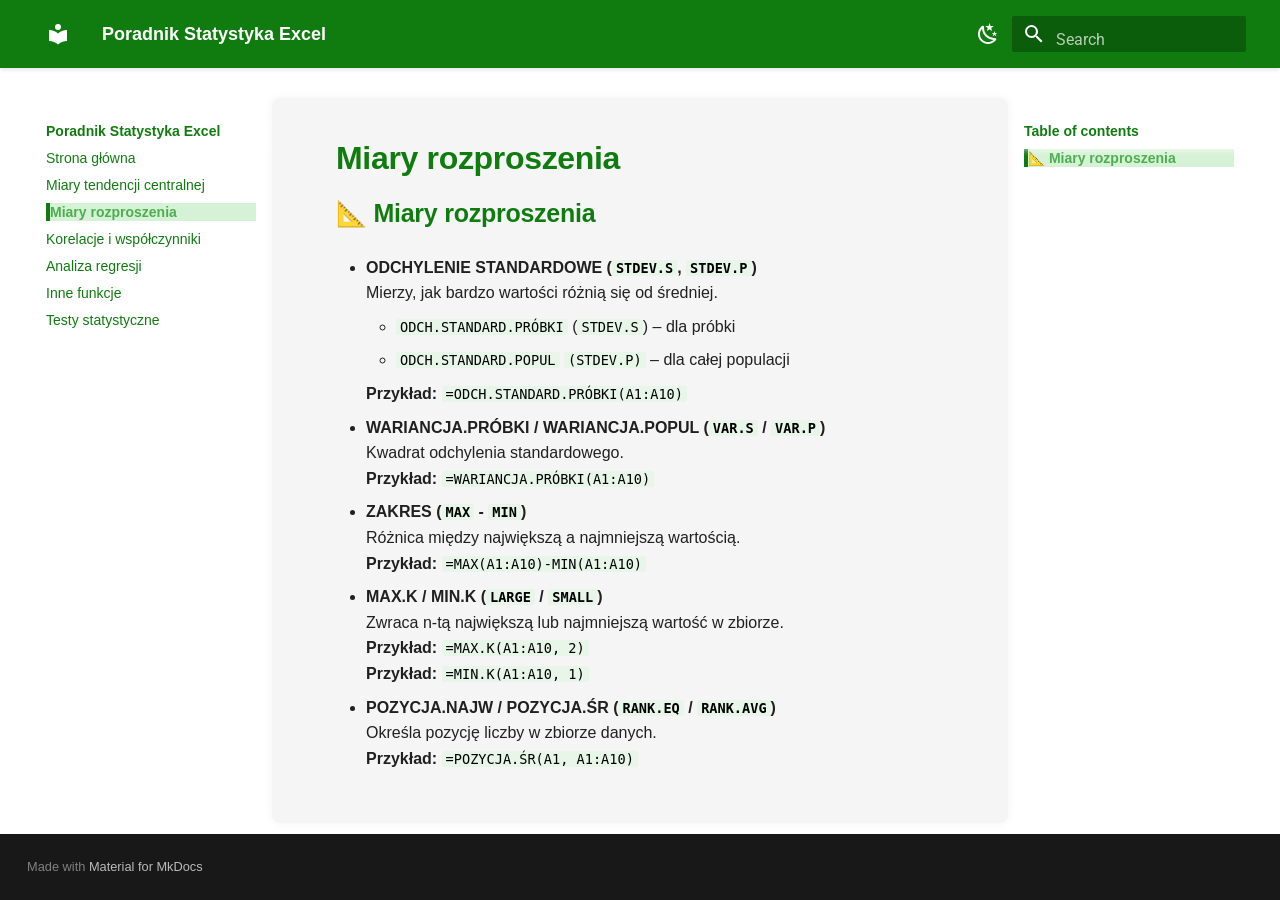
<file: rozproszenie/index.html>
<!doctype html>
<html lang="en" class="no-js">
  <head>
    
      <meta charset="utf-8">
      <meta name="viewport" content="width=device-width,initial-scale=1">
      
      
      
      
        <link rel="prev" href="../tendencja/">
      
      
        <link rel="next" href="../korelacje/">
      
      
      <link rel="icon" href="../assets/images/favicon.png">
      <meta name="generator" content="mkdocs-1.6.1, mkdocs-material-9.6.14">
    
    
      
        <title>Miary rozproszenia - Poradnik Statystyka Excel</title>
      
    
    
      <link rel="stylesheet" href="../assets/stylesheets/main.342714a4.min.css">
      
        
        <link rel="stylesheet" href="../assets/stylesheets/palette.06af60db.min.css">
      
      


    
    
      
    
    
      
        
        
        <link rel="preconnect" href="https://fonts.gstatic.com" crossorigin>
        <link rel="stylesheet" href="https://fonts.googleapis.com/css?family=Roboto:300,300i,400,400i,700,700i%7CRoboto+Mono:400,400i,700,700i&display=fallback">
        <style>:root{--md-text-font:"Roboto";--md-code-font:"Roboto Mono"}</style>
      
    
    
      <link rel="stylesheet" href="../assets/css/custom.css">
    
    <script>__md_scope=new URL("..",location),__md_hash=e=>[...e].reduce(((e,_)=>(e<<5)-e+_.charCodeAt(0)),0),__md_get=(e,_=localStorage,t=__md_scope)=>JSON.parse(_.getItem(t.pathname+"."+e)),__md_set=(e,_,t=localStorage,a=__md_scope)=>{try{t.setItem(a.pathname+"."+e,JSON.stringify(_))}catch(e){}}</script>
    
      

    
    
    
  </head>
  
  
    
    
      
    
    
    
    
    <body dir="ltr" data-md-color-scheme="default" data-md-color-primary="green" data-md-color-accent="green">
  
    
    <input class="md-toggle" data-md-toggle="drawer" type="checkbox" id="__drawer" autocomplete="off">
    <input class="md-toggle" data-md-toggle="search" type="checkbox" id="__search" autocomplete="off">
    <label class="md-overlay" for="__drawer"></label>
    <div data-md-component="skip">
      
        
        <a href="#miary-rozproszenia" class="md-skip">
          Skip to content
        </a>
      
    </div>
    <div data-md-component="announce">
      
    </div>
    
    
      

  

<header class="md-header md-header--shadow" data-md-component="header">
  <nav class="md-header__inner md-grid" aria-label="Header">
    <a href=".." title="Poradnik Statystyka Excel" class="md-header__button md-logo" aria-label="Poradnik Statystyka Excel" data-md-component="logo">
      
  
  <svg xmlns="http://www.w3.org/2000/svg" viewBox="0 0 24 24"><path d="M12 8a3 3 0 0 0 3-3 3 3 0 0 0-3-3 3 3 0 0 0-3 3 3 3 0 0 0 3 3m0 3.54C9.64 9.35 6.5 8 3 8v11c3.5 0 6.64 1.35 9 3.54 2.36-2.19 5.5-3.54 9-3.54V8c-3.5 0-6.64 1.35-9 3.54"/></svg>

    </a>
    <label class="md-header__button md-icon" for="__drawer">
      
      <svg xmlns="http://www.w3.org/2000/svg" viewBox="0 0 24 24"><path d="M3 6h18v2H3zm0 5h18v2H3zm0 5h18v2H3z"/></svg>
    </label>
    <div class="md-header__title" data-md-component="header-title">
      <div class="md-header__ellipsis">
        <div class="md-header__topic">
          <span class="md-ellipsis">
            Poradnik Statystyka Excel
          </span>
        </div>
        <div class="md-header__topic" data-md-component="header-topic">
          <span class="md-ellipsis">
            
              Miary rozproszenia
            
          </span>
        </div>
      </div>
    </div>
    
      
        <form class="md-header__option" data-md-component="palette">
  
    
    
    
    <input class="md-option" data-md-color-media="(prefers-color-scheme: light)" data-md-color-scheme="default" data-md-color-primary="green" data-md-color-accent="green"  aria-label="Switch to dark mode"  type="radio" name="__palette" id="__palette_0">
    
      <label class="md-header__button md-icon" title="Switch to dark mode" for="__palette_1" hidden>
        <svg xmlns="http://www.w3.org/2000/svg" viewBox="0 0 24 24"><path d="m17.75 4.09-2.53 1.94.91 3.06-2.63-1.81-2.63 1.81.91-3.06-2.53-1.94L12.44 4l1.06-3 1.06 3zm3.5 6.91-1.64 1.25.59 1.98-1.7-1.17-1.7 1.17.59-1.98L15.75 11l2.06-.05L18.5 9l.69 1.95zm-2.28 4.95c.83-.08 1.72 1.1 1.19 1.85-.32.45-.66.87-1.08 1.27C15.17 23 8.84 23 4.94 19.07c-3.91-3.9-3.91-10.24 0-14.14.4-.4.82-.76 1.27-1.08.75-.53 1.93.36 1.85 1.19-.27 2.86.69 5.83 2.89 8.02a9.96 9.96 0 0 0 8.02 2.89m-1.64 2.02a12.08 12.08 0 0 1-7.8-3.47c-2.17-2.19-3.33-5-3.49-7.82-2.81 3.14-2.7 7.96.31 10.98 3.02 3.01 7.84 3.12 10.98.31"/></svg>
      </label>
    
  
    
    
    
    <input class="md-option" data-md-color-media="(prefers-color-scheme: dark)" data-md-color-scheme="slate" data-md-color-primary="green" data-md-color-accent="green"  aria-label="Switch to light mode"  type="radio" name="__palette" id="__palette_1">
    
      <label class="md-header__button md-icon" title="Switch to light mode" for="__palette_0" hidden>
        <svg xmlns="http://www.w3.org/2000/svg" viewBox="0 0 24 24"><path d="M12 7a5 5 0 0 1 5 5 5 5 0 0 1-5 5 5 5 0 0 1-5-5 5 5 0 0 1 5-5m0 2a3 3 0 0 0-3 3 3 3 0 0 0 3 3 3 3 0 0 0 3-3 3 3 0 0 0-3-3m0-7 2.39 3.42C13.65 5.15 12.84 5 12 5s-1.65.15-2.39.42zM3.34 7l4.16-.35A7.2 7.2 0 0 0 5.94 8.5c-.44.74-.69 1.5-.83 2.29zm.02 10 1.76-3.77a7.131 7.131 0 0 0 2.38 4.14zM20.65 7l-1.77 3.79a7.02 7.02 0 0 0-2.38-4.15zm-.01 10-4.14.36c.59-.51 1.12-1.14 1.54-1.86.42-.73.69-1.5.83-2.29zM12 22l-2.41-3.44c.74.27 1.55.44 2.41.44.82 0 1.63-.17 2.37-.44z"/></svg>
      </label>
    
  
</form>
      
    
    
      <script>var palette=__md_get("__palette");if(palette&&palette.color){if("(prefers-color-scheme)"===palette.color.media){var media=matchMedia("(prefers-color-scheme: light)"),input=document.querySelector(media.matches?"[data-md-color-media='(prefers-color-scheme: light)']":"[data-md-color-media='(prefers-color-scheme: dark)']");palette.color.media=input.getAttribute("data-md-color-media"),palette.color.scheme=input.getAttribute("data-md-color-scheme"),palette.color.primary=input.getAttribute("data-md-color-primary"),palette.color.accent=input.getAttribute("data-md-color-accent")}for(var[key,value]of Object.entries(palette.color))document.body.setAttribute("data-md-color-"+key,value)}</script>
    
    
    
      
      
        <label class="md-header__button md-icon" for="__search">
          
          <svg xmlns="http://www.w3.org/2000/svg" viewBox="0 0 24 24"><path d="M9.5 3A6.5 6.5 0 0 1 16 9.5c0 1.61-.59 3.09-1.56 4.23l.27.27h.79l5 5-1.5 1.5-5-5v-.79l-.27-.27A6.52 6.52 0 0 1 9.5 16 6.5 6.5 0 0 1 3 9.5 6.5 6.5 0 0 1 9.5 3m0 2C7 5 5 7 5 9.5S7 14 9.5 14 14 12 14 9.5 12 5 9.5 5"/></svg>
        </label>
        <div class="md-search" data-md-component="search" role="dialog">
  <label class="md-search__overlay" for="__search"></label>
  <div class="md-search__inner" role="search">
    <form class="md-search__form" name="search">
      <input type="text" class="md-search__input" name="query" aria-label="Search" placeholder="Search" autocapitalize="off" autocorrect="off" autocomplete="off" spellcheck="false" data-md-component="search-query" required>
      <label class="md-search__icon md-icon" for="__search">
        
        <svg xmlns="http://www.w3.org/2000/svg" viewBox="0 0 24 24"><path d="M9.5 3A6.5 6.5 0 0 1 16 9.5c0 1.61-.59 3.09-1.56 4.23l.27.27h.79l5 5-1.5 1.5-5-5v-.79l-.27-.27A6.52 6.52 0 0 1 9.5 16 6.5 6.5 0 0 1 3 9.5 6.5 6.5 0 0 1 9.5 3m0 2C7 5 5 7 5 9.5S7 14 9.5 14 14 12 14 9.5 12 5 9.5 5"/></svg>
        
        <svg xmlns="http://www.w3.org/2000/svg" viewBox="0 0 24 24"><path d="M20 11v2H8l5.5 5.5-1.42 1.42L4.16 12l7.92-7.92L13.5 5.5 8 11z"/></svg>
      </label>
      <nav class="md-search__options" aria-label="Search">
        
        <button type="reset" class="md-search__icon md-icon" title="Clear" aria-label="Clear" tabindex="-1">
          
          <svg xmlns="http://www.w3.org/2000/svg" viewBox="0 0 24 24"><path d="M19 6.41 17.59 5 12 10.59 6.41 5 5 6.41 10.59 12 5 17.59 6.41 19 12 13.41 17.59 19 19 17.59 13.41 12z"/></svg>
        </button>
      </nav>
      
    </form>
    <div class="md-search__output">
      <div class="md-search__scrollwrap" tabindex="0" data-md-scrollfix>
        <div class="md-search-result" data-md-component="search-result">
          <div class="md-search-result__meta">
            Initializing search
          </div>
          <ol class="md-search-result__list" role="presentation"></ol>
        </div>
      </div>
    </div>
  </div>
</div>
      
    
    
  </nav>
  
</header>
    
    <div class="md-container" data-md-component="container">
      
      
        
          
        
      
      <main class="md-main" data-md-component="main">
        <div class="md-main__inner md-grid">
          
            
              
              <div class="md-sidebar md-sidebar--primary" data-md-component="sidebar" data-md-type="navigation" >
                <div class="md-sidebar__scrollwrap">
                  <div class="md-sidebar__inner">
                    



<nav class="md-nav md-nav--primary" aria-label="Navigation" data-md-level="0">
  <label class="md-nav__title" for="__drawer">
    <a href=".." title="Poradnik Statystyka Excel" class="md-nav__button md-logo" aria-label="Poradnik Statystyka Excel" data-md-component="logo">
      
  
  <svg xmlns="http://www.w3.org/2000/svg" viewBox="0 0 24 24"><path d="M12 8a3 3 0 0 0 3-3 3 3 0 0 0-3-3 3 3 0 0 0-3 3 3 3 0 0 0 3 3m0 3.54C9.64 9.35 6.5 8 3 8v11c3.5 0 6.64 1.35 9 3.54 2.36-2.19 5.5-3.54 9-3.54V8c-3.5 0-6.64 1.35-9 3.54"/></svg>

    </a>
    Poradnik Statystyka Excel
  </label>
  
  <ul class="md-nav__list" data-md-scrollfix>
    
      
      
  
  
  
  
    <li class="md-nav__item">
      <a href=".." class="md-nav__link">
        
  
  
  <span class="md-ellipsis">
    Strona główna
    
  </span>
  

      </a>
    </li>
  

    
      
      
  
  
  
  
    <li class="md-nav__item">
      <a href="../tendencja/" class="md-nav__link">
        
  
  
  <span class="md-ellipsis">
    Miary tendencji centralnej
    
  </span>
  

      </a>
    </li>
  

    
      
      
  
  
    
  
  
  
    <li class="md-nav__item md-nav__item--active">
      
      <input class="md-nav__toggle md-toggle" type="checkbox" id="__toc">
      
      
      
        <label class="md-nav__link md-nav__link--active" for="__toc">
          
  
  
  <span class="md-ellipsis">
    Miary rozproszenia
    
  </span>
  

          <span class="md-nav__icon md-icon"></span>
        </label>
      
      <a href="./" class="md-nav__link md-nav__link--active">
        
  
  
  <span class="md-ellipsis">
    Miary rozproszenia
    
  </span>
  

      </a>
      
        

<nav class="md-nav md-nav--secondary" aria-label="Table of contents">
  
  
  
  
    <label class="md-nav__title" for="__toc">
      <span class="md-nav__icon md-icon"></span>
      Table of contents
    </label>
    <ul class="md-nav__list" data-md-component="toc" data-md-scrollfix>
      
        <li class="md-nav__item">
  <a href="#miary-rozproszenia" class="md-nav__link">
    <span class="md-ellipsis">
      📐 Miary rozproszenia
    </span>
  </a>
  
</li>
      
    </ul>
  
</nav>
      
    </li>
  

    
      
      
  
  
  
  
    <li class="md-nav__item">
      <a href="../korelacje/" class="md-nav__link">
        
  
  
  <span class="md-ellipsis">
    Korelacje i współczynniki
    
  </span>
  

      </a>
    </li>
  

    
      
      
  
  
  
  
    <li class="md-nav__item">
      <a href="../regresja/" class="md-nav__link">
        
  
  
  <span class="md-ellipsis">
    Analiza regresji
    
  </span>
  

      </a>
    </li>
  

    
      
      
  
  
  
  
    <li class="md-nav__item">
      <a href="../inne_funkcje/" class="md-nav__link">
        
  
  
  <span class="md-ellipsis">
    Inne funkcje
    
  </span>
  

      </a>
    </li>
  

    
      
      
  
  
  
  
    <li class="md-nav__item">
      <a href="../testy/" class="md-nav__link">
        
  
  
  <span class="md-ellipsis">
    Testy statystyczne
    
  </span>
  

      </a>
    </li>
  

    
  </ul>
</nav>
                  </div>
                </div>
              </div>
            
            
              
              <div class="md-sidebar md-sidebar--secondary" data-md-component="sidebar" data-md-type="toc" >
                <div class="md-sidebar__scrollwrap">
                  <div class="md-sidebar__inner">
                    

<nav class="md-nav md-nav--secondary" aria-label="Table of contents">
  
  
  
  
    <label class="md-nav__title" for="__toc">
      <span class="md-nav__icon md-icon"></span>
      Table of contents
    </label>
    <ul class="md-nav__list" data-md-component="toc" data-md-scrollfix>
      
        <li class="md-nav__item">
  <a href="#miary-rozproszenia" class="md-nav__link">
    <span class="md-ellipsis">
      📐 Miary rozproszenia
    </span>
  </a>
  
</li>
      
    </ul>
  
</nav>
                  </div>
                </div>
              </div>
            
          
          
            <div class="md-content" data-md-component="content">
              <article class="md-content__inner md-typeset">
                
                  



  <h1>Miary rozproszenia</h1>

<h2 id="miary-rozproszenia">📐 Miary rozproszenia</h2>
<ul>
<li>
<p><strong>ODCHYLENIE STANDARDOWE (<code>STDEV.S</code>, <code>STDEV.P</code>)</strong><br />
  Mierzy, jak bardzo wartości różnią się od średniej.  </p>
<ul>
<li><code>ODCH.STANDARD.PRÓBKI</code> (<code>STDEV.S</code>) – dla próbki  </li>
<li><code>ODCH.STANDARD.POPUL</code> <code>(STDEV.P)</code> – dla całej populacji  </li>
</ul>
<p><strong>Przykład:</strong> <code>=ODCH.STANDARD.PRÓBKI(A1:A10)</code></p>
</li>
<li>
<p><strong>WARIANCJA.PRÓBKI / WARIANCJA.POPUL (<code>VAR.S</code> / <code>VAR.P</code>)</strong><br />
  Kwadrat odchylenia standardowego.<br />
<strong>Przykład:</strong> <code>=WARIANCJA.PRÓBKI(A1:A10)</code></p>
</li>
<li>
<p><strong>ZAKRES (<code>MAX</code> - <code>MIN</code>)</strong><br />
  Różnica między największą a najmniejszą wartością.<br />
<strong>Przykład:</strong> <code>=MAX(A1:A10)-MIN(A1:A10)</code></p>
</li>
<li>
<p><strong>MAX.K / MIN.K (<code>LARGE</code> / <code>SMALL</code>)</strong><br />
  Zwraca n-tą największą lub najmniejszą wartość w zbiorze.<br />
<strong>Przykład:</strong> <code>=MAX.K(A1:A10, 2)</code><br />
<strong>Przykład:</strong> <code>=MIN.K(A1:A10, 1)</code></p>
</li>
<li>
<p><strong>POZYCJA.NAJW / POZYCJA.ŚR (<code>RANK.EQ</code> / <code>RANK.AVG</code>)</strong><br />
  Określa pozycję liczby w zbiorze danych.<br />
<strong>Przykład:</strong> <code>=POZYCJA.ŚR(A1, A1:A10)</code></p>
</li>
</ul>












                
              </article>
            </div>
          
          
<script>var target=document.getElementById(location.hash.slice(1));target&&target.name&&(target.checked=target.name.startsWith("__tabbed_"))</script>
        </div>
        
      </main>
      
        <footer class="md-footer">
  
  <div class="md-footer-meta md-typeset">
    <div class="md-footer-meta__inner md-grid">
      <div class="md-copyright">
  
  
    Made with
    <a href="https://squidfunk.github.io/mkdocs-material/" target="_blank" rel="noopener">
      Material for MkDocs
    </a>
  
</div>
      
    </div>
  </div>
</footer>
      
    </div>
    <div class="md-dialog" data-md-component="dialog">
      <div class="md-dialog__inner md-typeset"></div>
    </div>
    
    
    
      
      <script id="__config" type="application/json">{"base": "..", "features": [], "search": "../assets/javascripts/workers/search.d50fe291.min.js", "tags": null, "translations": {"clipboard.copied": "Copied to clipboard", "clipboard.copy": "Copy to clipboard", "search.result.more.one": "1 more on this page", "search.result.more.other": "# more on this page", "search.result.none": "No matching documents", "search.result.one": "1 matching document", "search.result.other": "# matching documents", "search.result.placeholder": "Type to start searching", "search.result.term.missing": "Missing", "select.version": "Select version"}, "version": null}</script>
    
    
      <script src="../assets/javascripts/bundle.13a4f30d.min.js"></script>
      
    
  </body>
</html>
</file>
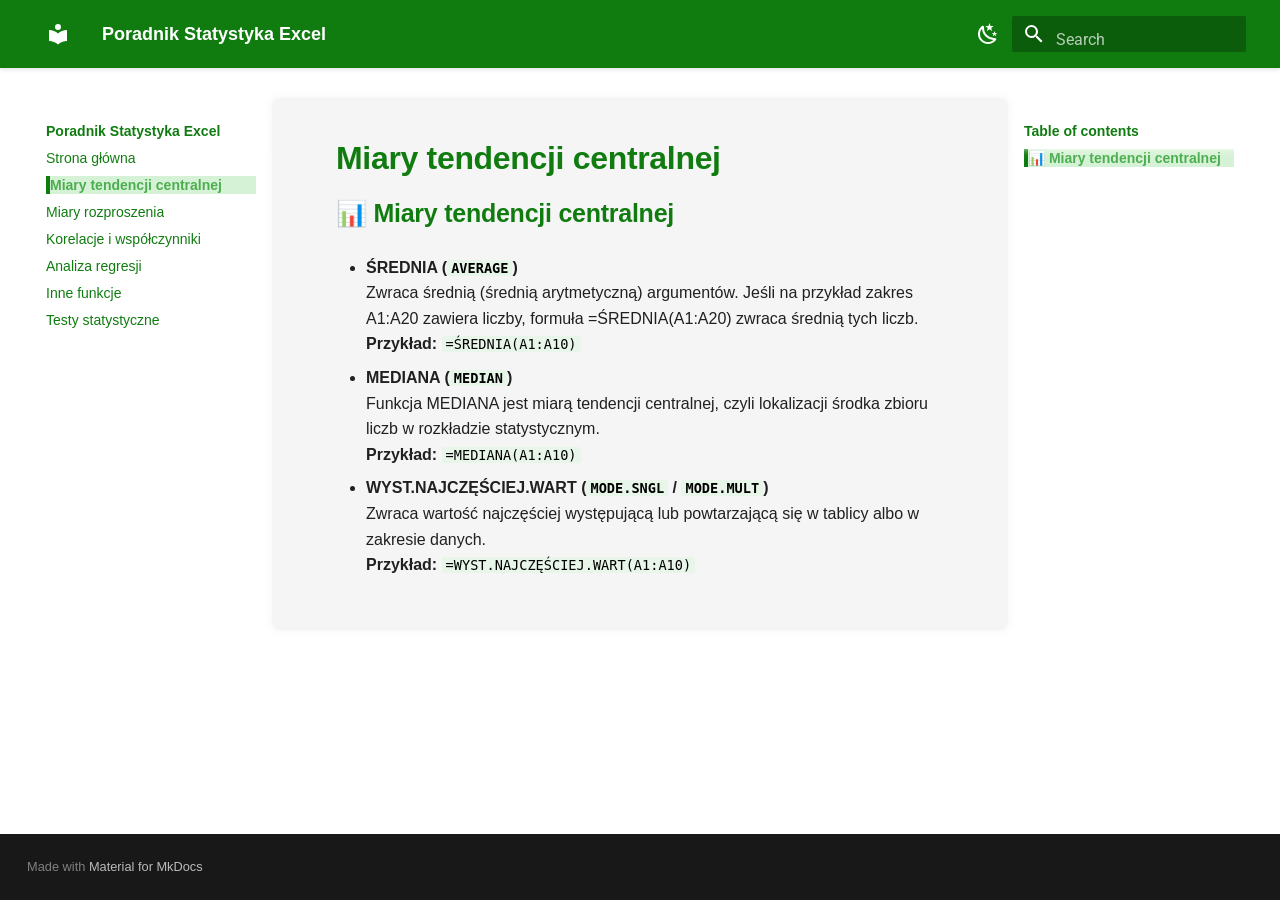
<file: tendencja/index.html>
<!doctype html>
<html lang="en" class="no-js">
  <head>
    
      <meta charset="utf-8">
      <meta name="viewport" content="width=device-width,initial-scale=1">
      
      
      
      
        <link rel="prev" href="..">
      
      
        <link rel="next" href="../rozproszenie/">
      
      
      <link rel="icon" href="../assets/images/favicon.png">
      <meta name="generator" content="mkdocs-1.6.1, mkdocs-material-9.6.14">
    
    
      
        <title>Miary tendencji centralnej - Poradnik Statystyka Excel</title>
      
    
    
      <link rel="stylesheet" href="../assets/stylesheets/main.342714a4.min.css">
      
        
        <link rel="stylesheet" href="../assets/stylesheets/palette.06af60db.min.css">
      
      


    
    
      
    
    
      
        
        
        <link rel="preconnect" href="https://fonts.gstatic.com" crossorigin>
        <link rel="stylesheet" href="https://fonts.googleapis.com/css?family=Roboto:300,300i,400,400i,700,700i%7CRoboto+Mono:400,400i,700,700i&display=fallback">
        <style>:root{--md-text-font:"Roboto";--md-code-font:"Roboto Mono"}</style>
      
    
    
      <link rel="stylesheet" href="../assets/css/custom.css">
    
    <script>__md_scope=new URL("..",location),__md_hash=e=>[...e].reduce(((e,_)=>(e<<5)-e+_.charCodeAt(0)),0),__md_get=(e,_=localStorage,t=__md_scope)=>JSON.parse(_.getItem(t.pathname+"."+e)),__md_set=(e,_,t=localStorage,a=__md_scope)=>{try{t.setItem(a.pathname+"."+e,JSON.stringify(_))}catch(e){}}</script>
    
      

    
    
    
  </head>
  
  
    
    
      
    
    
    
    
    <body dir="ltr" data-md-color-scheme="default" data-md-color-primary="green" data-md-color-accent="green">
  
    
    <input class="md-toggle" data-md-toggle="drawer" type="checkbox" id="__drawer" autocomplete="off">
    <input class="md-toggle" data-md-toggle="search" type="checkbox" id="__search" autocomplete="off">
    <label class="md-overlay" for="__drawer"></label>
    <div data-md-component="skip">
      
        
        <a href="#miary-tendencji-centralnej" class="md-skip">
          Skip to content
        </a>
      
    </div>
    <div data-md-component="announce">
      
    </div>
    
    
      

  

<header class="md-header md-header--shadow" data-md-component="header">
  <nav class="md-header__inner md-grid" aria-label="Header">
    <a href=".." title="Poradnik Statystyka Excel" class="md-header__button md-logo" aria-label="Poradnik Statystyka Excel" data-md-component="logo">
      
  
  <svg xmlns="http://www.w3.org/2000/svg" viewBox="0 0 24 24"><path d="M12 8a3 3 0 0 0 3-3 3 3 0 0 0-3-3 3 3 0 0 0-3 3 3 3 0 0 0 3 3m0 3.54C9.64 9.35 6.5 8 3 8v11c3.5 0 6.64 1.35 9 3.54 2.36-2.19 5.5-3.54 9-3.54V8c-3.5 0-6.64 1.35-9 3.54"/></svg>

    </a>
    <label class="md-header__button md-icon" for="__drawer">
      
      <svg xmlns="http://www.w3.org/2000/svg" viewBox="0 0 24 24"><path d="M3 6h18v2H3zm0 5h18v2H3zm0 5h18v2H3z"/></svg>
    </label>
    <div class="md-header__title" data-md-component="header-title">
      <div class="md-header__ellipsis">
        <div class="md-header__topic">
          <span class="md-ellipsis">
            Poradnik Statystyka Excel
          </span>
        </div>
        <div class="md-header__topic" data-md-component="header-topic">
          <span class="md-ellipsis">
            
              Miary tendencji centralnej
            
          </span>
        </div>
      </div>
    </div>
    
      
        <form class="md-header__option" data-md-component="palette">
  
    
    
    
    <input class="md-option" data-md-color-media="(prefers-color-scheme: light)" data-md-color-scheme="default" data-md-color-primary="green" data-md-color-accent="green"  aria-label="Switch to dark mode"  type="radio" name="__palette" id="__palette_0">
    
      <label class="md-header__button md-icon" title="Switch to dark mode" for="__palette_1" hidden>
        <svg xmlns="http://www.w3.org/2000/svg" viewBox="0 0 24 24"><path d="m17.75 4.09-2.53 1.94.91 3.06-2.63-1.81-2.63 1.81.91-3.06-2.53-1.94L12.44 4l1.06-3 1.06 3zm3.5 6.91-1.64 1.25.59 1.98-1.7-1.17-1.7 1.17.59-1.98L15.75 11l2.06-.05L18.5 9l.69 1.95zm-2.28 4.95c.83-.08 1.72 1.1 1.19 1.85-.32.45-.66.87-1.08 1.27C15.17 23 8.84 23 4.94 19.07c-3.91-3.9-3.91-10.24 0-14.14.4-.4.82-.76 1.27-1.08.75-.53 1.93.36 1.85 1.19-.27 2.86.69 5.83 2.89 8.02a9.96 9.96 0 0 0 8.02 2.89m-1.64 2.02a12.08 12.08 0 0 1-7.8-3.47c-2.17-2.19-3.33-5-3.49-7.82-2.81 3.14-2.7 7.96.31 10.98 3.02 3.01 7.84 3.12 10.98.31"/></svg>
      </label>
    
  
    
    
    
    <input class="md-option" data-md-color-media="(prefers-color-scheme: dark)" data-md-color-scheme="slate" data-md-color-primary="green" data-md-color-accent="green"  aria-label="Switch to light mode"  type="radio" name="__palette" id="__palette_1">
    
      <label class="md-header__button md-icon" title="Switch to light mode" for="__palette_0" hidden>
        <svg xmlns="http://www.w3.org/2000/svg" viewBox="0 0 24 24"><path d="M12 7a5 5 0 0 1 5 5 5 5 0 0 1-5 5 5 5 0 0 1-5-5 5 5 0 0 1 5-5m0 2a3 3 0 0 0-3 3 3 3 0 0 0 3 3 3 3 0 0 0 3-3 3 3 0 0 0-3-3m0-7 2.39 3.42C13.65 5.15 12.84 5 12 5s-1.65.15-2.39.42zM3.34 7l4.16-.35A7.2 7.2 0 0 0 5.94 8.5c-.44.74-.69 1.5-.83 2.29zm.02 10 1.76-3.77a7.131 7.131 0 0 0 2.38 4.14zM20.65 7l-1.77 3.79a7.02 7.02 0 0 0-2.38-4.15zm-.01 10-4.14.36c.59-.51 1.12-1.14 1.54-1.86.42-.73.69-1.5.83-2.29zM12 22l-2.41-3.44c.74.27 1.55.44 2.41.44.82 0 1.63-.17 2.37-.44z"/></svg>
      </label>
    
  
</form>
      
    
    
      <script>var palette=__md_get("__palette");if(palette&&palette.color){if("(prefers-color-scheme)"===palette.color.media){var media=matchMedia("(prefers-color-scheme: light)"),input=document.querySelector(media.matches?"[data-md-color-media='(prefers-color-scheme: light)']":"[data-md-color-media='(prefers-color-scheme: dark)']");palette.color.media=input.getAttribute("data-md-color-media"),palette.color.scheme=input.getAttribute("data-md-color-scheme"),palette.color.primary=input.getAttribute("data-md-color-primary"),palette.color.accent=input.getAttribute("data-md-color-accent")}for(var[key,value]of Object.entries(palette.color))document.body.setAttribute("data-md-color-"+key,value)}</script>
    
    
    
      
      
        <label class="md-header__button md-icon" for="__search">
          
          <svg xmlns="http://www.w3.org/2000/svg" viewBox="0 0 24 24"><path d="M9.5 3A6.5 6.5 0 0 1 16 9.5c0 1.61-.59 3.09-1.56 4.23l.27.27h.79l5 5-1.5 1.5-5-5v-.79l-.27-.27A6.52 6.52 0 0 1 9.5 16 6.5 6.5 0 0 1 3 9.5 6.5 6.5 0 0 1 9.5 3m0 2C7 5 5 7 5 9.5S7 14 9.5 14 14 12 14 9.5 12 5 9.5 5"/></svg>
        </label>
        <div class="md-search" data-md-component="search" role="dialog">
  <label class="md-search__overlay" for="__search"></label>
  <div class="md-search__inner" role="search">
    <form class="md-search__form" name="search">
      <input type="text" class="md-search__input" name="query" aria-label="Search" placeholder="Search" autocapitalize="off" autocorrect="off" autocomplete="off" spellcheck="false" data-md-component="search-query" required>
      <label class="md-search__icon md-icon" for="__search">
        
        <svg xmlns="http://www.w3.org/2000/svg" viewBox="0 0 24 24"><path d="M9.5 3A6.5 6.5 0 0 1 16 9.5c0 1.61-.59 3.09-1.56 4.23l.27.27h.79l5 5-1.5 1.5-5-5v-.79l-.27-.27A6.52 6.52 0 0 1 9.5 16 6.5 6.5 0 0 1 3 9.5 6.5 6.5 0 0 1 9.5 3m0 2C7 5 5 7 5 9.5S7 14 9.5 14 14 12 14 9.5 12 5 9.5 5"/></svg>
        
        <svg xmlns="http://www.w3.org/2000/svg" viewBox="0 0 24 24"><path d="M20 11v2H8l5.5 5.5-1.42 1.42L4.16 12l7.92-7.92L13.5 5.5 8 11z"/></svg>
      </label>
      <nav class="md-search__options" aria-label="Search">
        
        <button type="reset" class="md-search__icon md-icon" title="Clear" aria-label="Clear" tabindex="-1">
          
          <svg xmlns="http://www.w3.org/2000/svg" viewBox="0 0 24 24"><path d="M19 6.41 17.59 5 12 10.59 6.41 5 5 6.41 10.59 12 5 17.59 6.41 19 12 13.41 17.59 19 19 17.59 13.41 12z"/></svg>
        </button>
      </nav>
      
    </form>
    <div class="md-search__output">
      <div class="md-search__scrollwrap" tabindex="0" data-md-scrollfix>
        <div class="md-search-result" data-md-component="search-result">
          <div class="md-search-result__meta">
            Initializing search
          </div>
          <ol class="md-search-result__list" role="presentation"></ol>
        </div>
      </div>
    </div>
  </div>
</div>
      
    
    
  </nav>
  
</header>
    
    <div class="md-container" data-md-component="container">
      
      
        
          
        
      
      <main class="md-main" data-md-component="main">
        <div class="md-main__inner md-grid">
          
            
              
              <div class="md-sidebar md-sidebar--primary" data-md-component="sidebar" data-md-type="navigation" >
                <div class="md-sidebar__scrollwrap">
                  <div class="md-sidebar__inner">
                    



<nav class="md-nav md-nav--primary" aria-label="Navigation" data-md-level="0">
  <label class="md-nav__title" for="__drawer">
    <a href=".." title="Poradnik Statystyka Excel" class="md-nav__button md-logo" aria-label="Poradnik Statystyka Excel" data-md-component="logo">
      
  
  <svg xmlns="http://www.w3.org/2000/svg" viewBox="0 0 24 24"><path d="M12 8a3 3 0 0 0 3-3 3 3 0 0 0-3-3 3 3 0 0 0-3 3 3 3 0 0 0 3 3m0 3.54C9.64 9.35 6.5 8 3 8v11c3.5 0 6.64 1.35 9 3.54 2.36-2.19 5.5-3.54 9-3.54V8c-3.5 0-6.64 1.35-9 3.54"/></svg>

    </a>
    Poradnik Statystyka Excel
  </label>
  
  <ul class="md-nav__list" data-md-scrollfix>
    
      
      
  
  
  
  
    <li class="md-nav__item">
      <a href=".." class="md-nav__link">
        
  
  
  <span class="md-ellipsis">
    Strona główna
    
  </span>
  

      </a>
    </li>
  

    
      
      
  
  
    
  
  
  
    <li class="md-nav__item md-nav__item--active">
      
      <input class="md-nav__toggle md-toggle" type="checkbox" id="__toc">
      
      
      
        <label class="md-nav__link md-nav__link--active" for="__toc">
          
  
  
  <span class="md-ellipsis">
    Miary tendencji centralnej
    
  </span>
  

          <span class="md-nav__icon md-icon"></span>
        </label>
      
      <a href="./" class="md-nav__link md-nav__link--active">
        
  
  
  <span class="md-ellipsis">
    Miary tendencji centralnej
    
  </span>
  

      </a>
      
        

<nav class="md-nav md-nav--secondary" aria-label="Table of contents">
  
  
  
  
    <label class="md-nav__title" for="__toc">
      <span class="md-nav__icon md-icon"></span>
      Table of contents
    </label>
    <ul class="md-nav__list" data-md-component="toc" data-md-scrollfix>
      
        <li class="md-nav__item">
  <a href="#miary-tendencji-centralnej" class="md-nav__link">
    <span class="md-ellipsis">
      📊 Miary tendencji centralnej
    </span>
  </a>
  
</li>
      
    </ul>
  
</nav>
      
    </li>
  

    
      
      
  
  
  
  
    <li class="md-nav__item">
      <a href="../rozproszenie/" class="md-nav__link">
        
  
  
  <span class="md-ellipsis">
    Miary rozproszenia
    
  </span>
  

      </a>
    </li>
  

    
      
      
  
  
  
  
    <li class="md-nav__item">
      <a href="../korelacje/" class="md-nav__link">
        
  
  
  <span class="md-ellipsis">
    Korelacje i współczynniki
    
  </span>
  

      </a>
    </li>
  

    
      
      
  
  
  
  
    <li class="md-nav__item">
      <a href="../regresja/" class="md-nav__link">
        
  
  
  <span class="md-ellipsis">
    Analiza regresji
    
  </span>
  

      </a>
    </li>
  

    
      
      
  
  
  
  
    <li class="md-nav__item">
      <a href="../inne_funkcje/" class="md-nav__link">
        
  
  
  <span class="md-ellipsis">
    Inne funkcje
    
  </span>
  

      </a>
    </li>
  

    
      
      
  
  
  
  
    <li class="md-nav__item">
      <a href="../testy/" class="md-nav__link">
        
  
  
  <span class="md-ellipsis">
    Testy statystyczne
    
  </span>
  

      </a>
    </li>
  

    
  </ul>
</nav>
                  </div>
                </div>
              </div>
            
            
              
              <div class="md-sidebar md-sidebar--secondary" data-md-component="sidebar" data-md-type="toc" >
                <div class="md-sidebar__scrollwrap">
                  <div class="md-sidebar__inner">
                    

<nav class="md-nav md-nav--secondary" aria-label="Table of contents">
  
  
  
  
    <label class="md-nav__title" for="__toc">
      <span class="md-nav__icon md-icon"></span>
      Table of contents
    </label>
    <ul class="md-nav__list" data-md-component="toc" data-md-scrollfix>
      
        <li class="md-nav__item">
  <a href="#miary-tendencji-centralnej" class="md-nav__link">
    <span class="md-ellipsis">
      📊 Miary tendencji centralnej
    </span>
  </a>
  
</li>
      
    </ul>
  
</nav>
                  </div>
                </div>
              </div>
            
          
          
            <div class="md-content" data-md-component="content">
              <article class="md-content__inner md-typeset">
                
                  



  <h1>Miary tendencji centralnej</h1>

<h2 id="miary-tendencji-centralnej">📊 Miary tendencji centralnej</h2>
<ul>
<li>
<p><strong>ŚREDNIA (<code>AVERAGE</code>)</strong><br />
  Zwraca średnią (średnią arytmetyczną) argumentów. Jeśli na przykład zakres A1:A20 zawiera liczby, formuła =ŚREDNIA(A1:A20) zwraca średnią tych liczb.<br />
<strong>Przykład:</strong> <code>=ŚREDNIA(A1:A10)</code>  </p>
</li>
<li>
<p><strong>MEDIANA (<code>MEDIAN</code>)</strong><br />
  Funkcja MEDIANA jest miarą tendencji centralnej, czyli lokalizacji środka zbioru liczb w rozkładzie statystycznym.<br />
<strong>Przykład:</strong> <code>=MEDIANA(A1:A10)</code></p>
</li>
<li>
<p><strong>WYST.NAJCZĘŚCIEJ.WART (<code>MODE.SNGL</code> / <code>MODE.MULT</code>)</strong><br />
  Zwraca wartość najczęściej występującą lub powtarzającą się w tablicy albo w zakresie danych.<br />
<strong>Przykład:</strong> <code>=WYST.NAJCZĘŚCIEJ.WART(A1:A10)</code></p>
</li>
</ul>












                
              </article>
            </div>
          
          
<script>var target=document.getElementById(location.hash.slice(1));target&&target.name&&(target.checked=target.name.startsWith("__tabbed_"))</script>
        </div>
        
      </main>
      
        <footer class="md-footer">
  
  <div class="md-footer-meta md-typeset">
    <div class="md-footer-meta__inner md-grid">
      <div class="md-copyright">
  
  
    Made with
    <a href="https://squidfunk.github.io/mkdocs-material/" target="_blank" rel="noopener">
      Material for MkDocs
    </a>
  
</div>
      
    </div>
  </div>
</footer>
      
    </div>
    <div class="md-dialog" data-md-component="dialog">
      <div class="md-dialog__inner md-typeset"></div>
    </div>
    
    
    
      
      <script id="__config" type="application/json">{"base": "..", "features": [], "search": "../assets/javascripts/workers/search.d50fe291.min.js", "tags": null, "translations": {"clipboard.copied": "Copied to clipboard", "clipboard.copy": "Copy to clipboard", "search.result.more.one": "1 more on this page", "search.result.more.other": "# more on this page", "search.result.none": "No matching documents", "search.result.one": "1 matching document", "search.result.other": "# matching documents", "search.result.placeholder": "Type to start searching", "search.result.term.missing": "Missing", "select.version": "Select version"}, "version": null}</script>
    
    
      <script src="../assets/javascripts/bundle.13a4f30d.min.js"></script>
      
    
  </body>
</html>
</file>
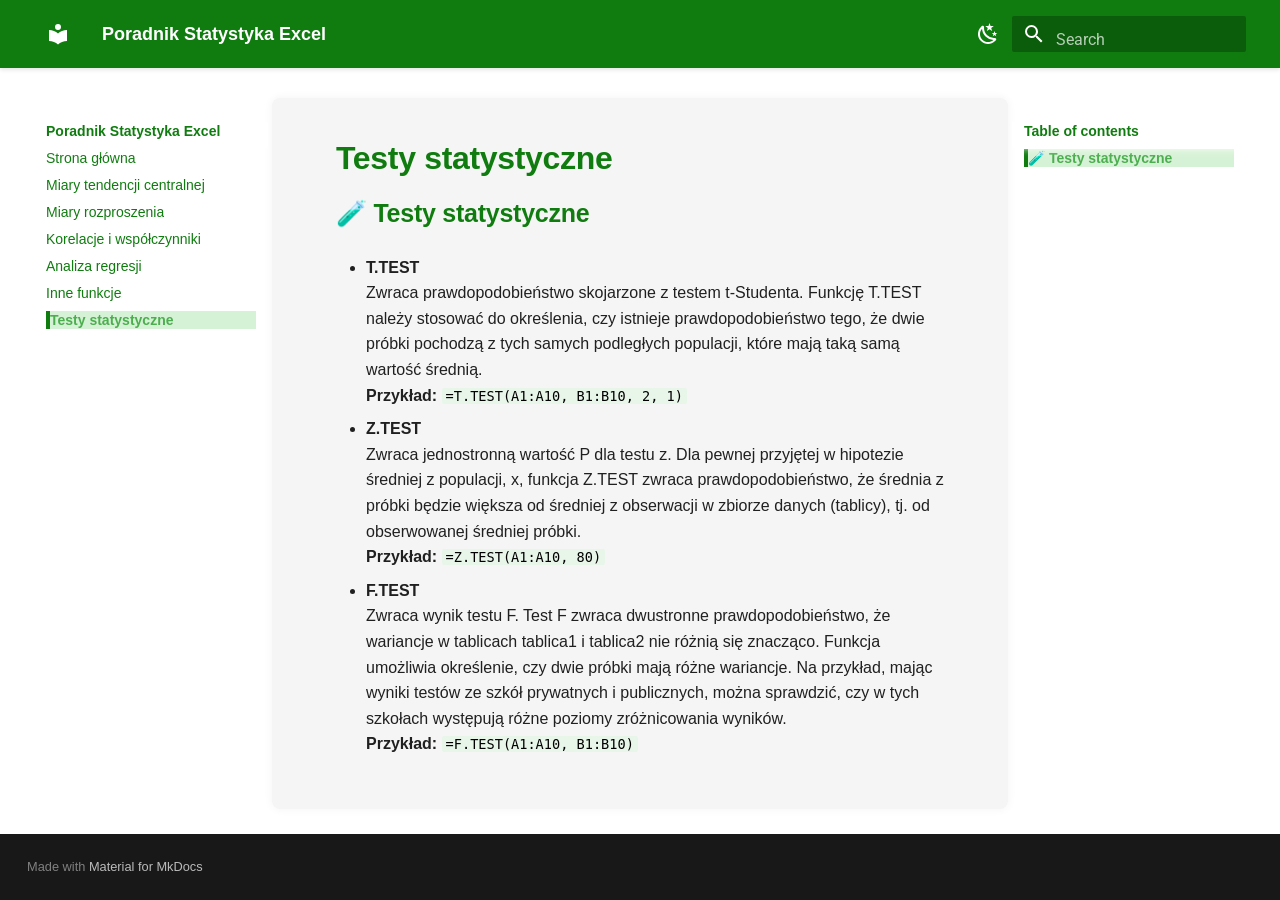
<file: testy/index.html>
<!doctype html>
<html lang="en" class="no-js">
  <head>
    
      <meta charset="utf-8">
      <meta name="viewport" content="width=device-width,initial-scale=1">
      
      
      
      
        <link rel="prev" href="../inne_funkcje/">
      
      
      
      <link rel="icon" href="../assets/images/favicon.png">
      <meta name="generator" content="mkdocs-1.6.1, mkdocs-material-9.6.14">
    
    
      
        <title>Testy statystyczne - Poradnik Statystyka Excel</title>
      
    
    
      <link rel="stylesheet" href="../assets/stylesheets/main.342714a4.min.css">
      
        
        <link rel="stylesheet" href="../assets/stylesheets/palette.06af60db.min.css">
      
      


    
    
      
    
    
      
        
        
        <link rel="preconnect" href="https://fonts.gstatic.com" crossorigin>
        <link rel="stylesheet" href="https://fonts.googleapis.com/css?family=Roboto:300,300i,400,400i,700,700i%7CRoboto+Mono:400,400i,700,700i&display=fallback">
        <style>:root{--md-text-font:"Roboto";--md-code-font:"Roboto Mono"}</style>
      
    
    
      <link rel="stylesheet" href="../assets/css/custom.css">
    
    <script>__md_scope=new URL("..",location),__md_hash=e=>[...e].reduce(((e,_)=>(e<<5)-e+_.charCodeAt(0)),0),__md_get=(e,_=localStorage,t=__md_scope)=>JSON.parse(_.getItem(t.pathname+"."+e)),__md_set=(e,_,t=localStorage,a=__md_scope)=>{try{t.setItem(a.pathname+"."+e,JSON.stringify(_))}catch(e){}}</script>
    
      

    
    
    
  </head>
  
  
    
    
      
    
    
    
    
    <body dir="ltr" data-md-color-scheme="default" data-md-color-primary="green" data-md-color-accent="green">
  
    
    <input class="md-toggle" data-md-toggle="drawer" type="checkbox" id="__drawer" autocomplete="off">
    <input class="md-toggle" data-md-toggle="search" type="checkbox" id="__search" autocomplete="off">
    <label class="md-overlay" for="__drawer"></label>
    <div data-md-component="skip">
      
        
        <a href="#testy-statystyczne" class="md-skip">
          Skip to content
        </a>
      
    </div>
    <div data-md-component="announce">
      
    </div>
    
    
      

  

<header class="md-header md-header--shadow" data-md-component="header">
  <nav class="md-header__inner md-grid" aria-label="Header">
    <a href=".." title="Poradnik Statystyka Excel" class="md-header__button md-logo" aria-label="Poradnik Statystyka Excel" data-md-component="logo">
      
  
  <svg xmlns="http://www.w3.org/2000/svg" viewBox="0 0 24 24"><path d="M12 8a3 3 0 0 0 3-3 3 3 0 0 0-3-3 3 3 0 0 0-3 3 3 3 0 0 0 3 3m0 3.54C9.64 9.35 6.5 8 3 8v11c3.5 0 6.64 1.35 9 3.54 2.36-2.19 5.5-3.54 9-3.54V8c-3.5 0-6.64 1.35-9 3.54"/></svg>

    </a>
    <label class="md-header__button md-icon" for="__drawer">
      
      <svg xmlns="http://www.w3.org/2000/svg" viewBox="0 0 24 24"><path d="M3 6h18v2H3zm0 5h18v2H3zm0 5h18v2H3z"/></svg>
    </label>
    <div class="md-header__title" data-md-component="header-title">
      <div class="md-header__ellipsis">
        <div class="md-header__topic">
          <span class="md-ellipsis">
            Poradnik Statystyka Excel
          </span>
        </div>
        <div class="md-header__topic" data-md-component="header-topic">
          <span class="md-ellipsis">
            
              Testy statystyczne
            
          </span>
        </div>
      </div>
    </div>
    
      
        <form class="md-header__option" data-md-component="palette">
  
    
    
    
    <input class="md-option" data-md-color-media="(prefers-color-scheme: light)" data-md-color-scheme="default" data-md-color-primary="green" data-md-color-accent="green"  aria-label="Switch to dark mode"  type="radio" name="__palette" id="__palette_0">
    
      <label class="md-header__button md-icon" title="Switch to dark mode" for="__palette_1" hidden>
        <svg xmlns="http://www.w3.org/2000/svg" viewBox="0 0 24 24"><path d="m17.75 4.09-2.53 1.94.91 3.06-2.63-1.81-2.63 1.81.91-3.06-2.53-1.94L12.44 4l1.06-3 1.06 3zm3.5 6.91-1.64 1.25.59 1.98-1.7-1.17-1.7 1.17.59-1.98L15.75 11l2.06-.05L18.5 9l.69 1.95zm-2.28 4.95c.83-.08 1.72 1.1 1.19 1.85-.32.45-.66.87-1.08 1.27C15.17 23 8.84 23 4.94 19.07c-3.91-3.9-3.91-10.24 0-14.14.4-.4.82-.76 1.27-1.08.75-.53 1.93.36 1.85 1.19-.27 2.86.69 5.83 2.89 8.02a9.96 9.96 0 0 0 8.02 2.89m-1.64 2.02a12.08 12.08 0 0 1-7.8-3.47c-2.17-2.19-3.33-5-3.49-7.82-2.81 3.14-2.7 7.96.31 10.98 3.02 3.01 7.84 3.12 10.98.31"/></svg>
      </label>
    
  
    
    
    
    <input class="md-option" data-md-color-media="(prefers-color-scheme: dark)" data-md-color-scheme="slate" data-md-color-primary="green" data-md-color-accent="green"  aria-label="Switch to light mode"  type="radio" name="__palette" id="__palette_1">
    
      <label class="md-header__button md-icon" title="Switch to light mode" for="__palette_0" hidden>
        <svg xmlns="http://www.w3.org/2000/svg" viewBox="0 0 24 24"><path d="M12 7a5 5 0 0 1 5 5 5 5 0 0 1-5 5 5 5 0 0 1-5-5 5 5 0 0 1 5-5m0 2a3 3 0 0 0-3 3 3 3 0 0 0 3 3 3 3 0 0 0 3-3 3 3 0 0 0-3-3m0-7 2.39 3.42C13.65 5.15 12.84 5 12 5s-1.65.15-2.39.42zM3.34 7l4.16-.35A7.2 7.2 0 0 0 5.94 8.5c-.44.74-.69 1.5-.83 2.29zm.02 10 1.76-3.77a7.131 7.131 0 0 0 2.38 4.14zM20.65 7l-1.77 3.79a7.02 7.02 0 0 0-2.38-4.15zm-.01 10-4.14.36c.59-.51 1.12-1.14 1.54-1.86.42-.73.69-1.5.83-2.29zM12 22l-2.41-3.44c.74.27 1.55.44 2.41.44.82 0 1.63-.17 2.37-.44z"/></svg>
      </label>
    
  
</form>
      
    
    
      <script>var palette=__md_get("__palette");if(palette&&palette.color){if("(prefers-color-scheme)"===palette.color.media){var media=matchMedia("(prefers-color-scheme: light)"),input=document.querySelector(media.matches?"[data-md-color-media='(prefers-color-scheme: light)']":"[data-md-color-media='(prefers-color-scheme: dark)']");palette.color.media=input.getAttribute("data-md-color-media"),palette.color.scheme=input.getAttribute("data-md-color-scheme"),palette.color.primary=input.getAttribute("data-md-color-primary"),palette.color.accent=input.getAttribute("data-md-color-accent")}for(var[key,value]of Object.entries(palette.color))document.body.setAttribute("data-md-color-"+key,value)}</script>
    
    
    
      
      
        <label class="md-header__button md-icon" for="__search">
          
          <svg xmlns="http://www.w3.org/2000/svg" viewBox="0 0 24 24"><path d="M9.5 3A6.5 6.5 0 0 1 16 9.5c0 1.61-.59 3.09-1.56 4.23l.27.27h.79l5 5-1.5 1.5-5-5v-.79l-.27-.27A6.52 6.52 0 0 1 9.5 16 6.5 6.5 0 0 1 3 9.5 6.5 6.5 0 0 1 9.5 3m0 2C7 5 5 7 5 9.5S7 14 9.5 14 14 12 14 9.5 12 5 9.5 5"/></svg>
        </label>
        <div class="md-search" data-md-component="search" role="dialog">
  <label class="md-search__overlay" for="__search"></label>
  <div class="md-search__inner" role="search">
    <form class="md-search__form" name="search">
      <input type="text" class="md-search__input" name="query" aria-label="Search" placeholder="Search" autocapitalize="off" autocorrect="off" autocomplete="off" spellcheck="false" data-md-component="search-query" required>
      <label class="md-search__icon md-icon" for="__search">
        
        <svg xmlns="http://www.w3.org/2000/svg" viewBox="0 0 24 24"><path d="M9.5 3A6.5 6.5 0 0 1 16 9.5c0 1.61-.59 3.09-1.56 4.23l.27.27h.79l5 5-1.5 1.5-5-5v-.79l-.27-.27A6.52 6.52 0 0 1 9.5 16 6.5 6.5 0 0 1 3 9.5 6.5 6.5 0 0 1 9.5 3m0 2C7 5 5 7 5 9.5S7 14 9.5 14 14 12 14 9.5 12 5 9.5 5"/></svg>
        
        <svg xmlns="http://www.w3.org/2000/svg" viewBox="0 0 24 24"><path d="M20 11v2H8l5.5 5.5-1.42 1.42L4.16 12l7.92-7.92L13.5 5.5 8 11z"/></svg>
      </label>
      <nav class="md-search__options" aria-label="Search">
        
        <button type="reset" class="md-search__icon md-icon" title="Clear" aria-label="Clear" tabindex="-1">
          
          <svg xmlns="http://www.w3.org/2000/svg" viewBox="0 0 24 24"><path d="M19 6.41 17.59 5 12 10.59 6.41 5 5 6.41 10.59 12 5 17.59 6.41 19 12 13.41 17.59 19 19 17.59 13.41 12z"/></svg>
        </button>
      </nav>
      
    </form>
    <div class="md-search__output">
      <div class="md-search__scrollwrap" tabindex="0" data-md-scrollfix>
        <div class="md-search-result" data-md-component="search-result">
          <div class="md-search-result__meta">
            Initializing search
          </div>
          <ol class="md-search-result__list" role="presentation"></ol>
        </div>
      </div>
    </div>
  </div>
</div>
      
    
    
  </nav>
  
</header>
    
    <div class="md-container" data-md-component="container">
      
      
        
          
        
      
      <main class="md-main" data-md-component="main">
        <div class="md-main__inner md-grid">
          
            
              
              <div class="md-sidebar md-sidebar--primary" data-md-component="sidebar" data-md-type="navigation" >
                <div class="md-sidebar__scrollwrap">
                  <div class="md-sidebar__inner">
                    



<nav class="md-nav md-nav--primary" aria-label="Navigation" data-md-level="0">
  <label class="md-nav__title" for="__drawer">
    <a href=".." title="Poradnik Statystyka Excel" class="md-nav__button md-logo" aria-label="Poradnik Statystyka Excel" data-md-component="logo">
      
  
  <svg xmlns="http://www.w3.org/2000/svg" viewBox="0 0 24 24"><path d="M12 8a3 3 0 0 0 3-3 3 3 0 0 0-3-3 3 3 0 0 0-3 3 3 3 0 0 0 3 3m0 3.54C9.64 9.35 6.5 8 3 8v11c3.5 0 6.64 1.35 9 3.54 2.36-2.19 5.5-3.54 9-3.54V8c-3.5 0-6.64 1.35-9 3.54"/></svg>

    </a>
    Poradnik Statystyka Excel
  </label>
  
  <ul class="md-nav__list" data-md-scrollfix>
    
      
      
  
  
  
  
    <li class="md-nav__item">
      <a href=".." class="md-nav__link">
        
  
  
  <span class="md-ellipsis">
    Strona główna
    
  </span>
  

      </a>
    </li>
  

    
      
      
  
  
  
  
    <li class="md-nav__item">
      <a href="../tendencja/" class="md-nav__link">
        
  
  
  <span class="md-ellipsis">
    Miary tendencji centralnej
    
  </span>
  

      </a>
    </li>
  

    
      
      
  
  
  
  
    <li class="md-nav__item">
      <a href="../rozproszenie/" class="md-nav__link">
        
  
  
  <span class="md-ellipsis">
    Miary rozproszenia
    
  </span>
  

      </a>
    </li>
  

    
      
      
  
  
  
  
    <li class="md-nav__item">
      <a href="../korelacje/" class="md-nav__link">
        
  
  
  <span class="md-ellipsis">
    Korelacje i współczynniki
    
  </span>
  

      </a>
    </li>
  

    
      
      
  
  
  
  
    <li class="md-nav__item">
      <a href="../regresja/" class="md-nav__link">
        
  
  
  <span class="md-ellipsis">
    Analiza regresji
    
  </span>
  

      </a>
    </li>
  

    
      
      
  
  
  
  
    <li class="md-nav__item">
      <a href="../inne_funkcje/" class="md-nav__link">
        
  
  
  <span class="md-ellipsis">
    Inne funkcje
    
  </span>
  

      </a>
    </li>
  

    
      
      
  
  
    
  
  
  
    <li class="md-nav__item md-nav__item--active">
      
      <input class="md-nav__toggle md-toggle" type="checkbox" id="__toc">
      
      
      
        <label class="md-nav__link md-nav__link--active" for="__toc">
          
  
  
  <span class="md-ellipsis">
    Testy statystyczne
    
  </span>
  

          <span class="md-nav__icon md-icon"></span>
        </label>
      
      <a href="./" class="md-nav__link md-nav__link--active">
        
  
  
  <span class="md-ellipsis">
    Testy statystyczne
    
  </span>
  

      </a>
      
        

<nav class="md-nav md-nav--secondary" aria-label="Table of contents">
  
  
  
  
    <label class="md-nav__title" for="__toc">
      <span class="md-nav__icon md-icon"></span>
      Table of contents
    </label>
    <ul class="md-nav__list" data-md-component="toc" data-md-scrollfix>
      
        <li class="md-nav__item">
  <a href="#testy-statystyczne" class="md-nav__link">
    <span class="md-ellipsis">
      🧪 Testy statystyczne
    </span>
  </a>
  
</li>
      
    </ul>
  
</nav>
      
    </li>
  

    
  </ul>
</nav>
                  </div>
                </div>
              </div>
            
            
              
              <div class="md-sidebar md-sidebar--secondary" data-md-component="sidebar" data-md-type="toc" >
                <div class="md-sidebar__scrollwrap">
                  <div class="md-sidebar__inner">
                    

<nav class="md-nav md-nav--secondary" aria-label="Table of contents">
  
  
  
  
    <label class="md-nav__title" for="__toc">
      <span class="md-nav__icon md-icon"></span>
      Table of contents
    </label>
    <ul class="md-nav__list" data-md-component="toc" data-md-scrollfix>
      
        <li class="md-nav__item">
  <a href="#testy-statystyczne" class="md-nav__link">
    <span class="md-ellipsis">
      🧪 Testy statystyczne
    </span>
  </a>
  
</li>
      
    </ul>
  
</nav>
                  </div>
                </div>
              </div>
            
          
          
            <div class="md-content" data-md-component="content">
              <article class="md-content__inner md-typeset">
                
                  



  <h1>Testy statystyczne</h1>

<h2 id="testy-statystyczne">🧪 Testy statystyczne</h2>
<ul>
<li>
<p><strong>T.TEST</strong><br />
  Zwraca prawdopodobieństwo skojarzone z testem t-Studenta. Funkcję T.TEST należy stosować do określenia, czy istnieje prawdopodobieństwo tego, że dwie próbki pochodzą z tych samych podległych populacji, które mają taką samą wartość średnią.<br />
<strong>Przykład:</strong> <code>=T.TEST(A1:A10, B1:B10, 2, 1)</code></p>
</li>
<li>
<p><strong>Z.TEST</strong><br />
  Zwraca jednostronną wartość P dla testu z. Dla pewnej przyjętej w hipotezie średniej z populacji, x, funkcja Z.TEST zwraca prawdopodobieństwo, że średnia z próbki będzie większa od średniej z obserwacji w zbiorze danych (tablicy), tj. od obserwowanej średniej próbki.<br />
<strong>Przykład:</strong> <code>=Z.TEST(A1:A10, 80)</code></p>
</li>
<li>
<p><strong>F.TEST</strong><br />
  Zwraca wynik testu F. Test F zwraca dwustronne prawdopodobieństwo, że wariancje w tablicach tablica1 i tablica2 nie różnią się znacząco. Funkcja umożliwia określenie, czy dwie próbki mają różne wariancje. Na przykład, mając wyniki testów ze szkół prywatnych i publicznych, można sprawdzić, czy w tych szkołach występują różne poziomy zróżnicowania wyników.<br />
<strong>Przykład:</strong> <code>=F.TEST(A1:A10, B1:B10)</code></p>
</li>
</ul>












                
              </article>
            </div>
          
          
<script>var target=document.getElementById(location.hash.slice(1));target&&target.name&&(target.checked=target.name.startsWith("__tabbed_"))</script>
        </div>
        
      </main>
      
        <footer class="md-footer">
  
  <div class="md-footer-meta md-typeset">
    <div class="md-footer-meta__inner md-grid">
      <div class="md-copyright">
  
  
    Made with
    <a href="https://squidfunk.github.io/mkdocs-material/" target="_blank" rel="noopener">
      Material for MkDocs
    </a>
  
</div>
      
    </div>
  </div>
</footer>
      
    </div>
    <div class="md-dialog" data-md-component="dialog">
      <div class="md-dialog__inner md-typeset"></div>
    </div>
    
    
    
      
      <script id="__config" type="application/json">{"base": "..", "features": [], "search": "../assets/javascripts/workers/search.d50fe291.min.js", "tags": null, "translations": {"clipboard.copied": "Copied to clipboard", "clipboard.copy": "Copy to clipboard", "search.result.more.one": "1 more on this page", "search.result.more.other": "# more on this page", "search.result.none": "No matching documents", "search.result.one": "1 matching document", "search.result.other": "# matching documents", "search.result.placeholder": "Type to start searching", "search.result.term.missing": "Missing", "select.version": "Select version"}, "version": null}</script>
    
    
      <script src="../assets/javascripts/bundle.13a4f30d.min.js"></script>
      
    
  </body>
</html>
</file>
<file: assets/css/custom.css>
body {
  font-family: "Segoe UI", Tahoma, Geneva, Verdana, sans-serif;
  background-color: #ffffff;
  color: #202020;
  line-height: 1.6;
}

.md-header {
  background-color: #107C10;
  color: white;
  font-weight: 600;
  font-size: 1.25rem;
  padding: 10px 20px;
  box-shadow: 0 2px 4px rgba(0,0,0,0.1);
}

.md-nav__title {
  color: #107C10;
  font-weight: 700;
}

.md-nav__link--active {
  background-color: #D6F2D6;
  border-left: 4px solid #107C10;
  font-weight: 700;
}

.md-content {
  padding: 20px 40px;
  background: #F5F5F5;
  border-radius: 8px;
  box-shadow: 0 0 10px rgba(0,0,0,0.05);
}

h1, h2, h3, h4 {
  color: #107C10;
  font-weight: 700;
  margin: 0 0 0.5em;
}

.md-typeset h1,
.md-typeset h2,
.md-typeset h3,
.md-typeset h4 {
  color: #107C10;
  font-weight: 700;
  margin: 0 0 0.5em;
}

a {
  color: #107C10;
  text-decoration: none;
}

a:hover {
  text-decoration: underline;
}

code {
  background-color: #E8F5E9;
  padding: 2px 6px;
  border-radius: 4px;
  font-family: Consolas, monospace;
}

.md-typeset code {
  background-color: #E8F5E9;
  color: #000;
}

.md-footer {
  font-size: 0.8rem;
  color: #777;
  text-align: center;
  padding: 15px;
  border-top: 1px solid #ddd;
}

/* Base footer style for both modes */
.md-footer,
.md-footer-meta {
  background-color: #181818 !important;
  color: #777;
  border-top: none;
  box-shadow: none;
  padding: 0;
  margin: 0;
}

/* Remove inner spacing/padding that causes visual boxes */
.md-footer-meta__inner {
  background: none !important;
  padding: 15px !important;  /* or your preferred padding */
  margin: 0 auto;
  max-width: 100%;
  box-shadow: none;
}

.md-typeset ul {
  list-style-type: disc;
}

.md-typeset ul ul {
  list-style-type: circle;
}


/* CIEMNY MOTYW */
body[data-md-color-scheme="slate"] {
  background-color: #121212 !important;
  color: #e0e0e0 !important;
}

body[data-md-color-scheme="slate"] .md-header {
  background-color: #107C10 !important;
  color: white !important;
  box-shadow: 0 2px 4px rgba(0,0,0,0.4);
}

body[data-md-color-scheme="slate"] .md-content {
  background-color: #1e1e1e;
  color: #e0e0e0;
}

body[data-md-color-scheme="slate"] h1,
body[data-md-color-scheme="slate"] h2,
body[data-md-color-scheme="slate"] h3,
body[data-md-color-scheme="slate"] h4 {
  color: #d6f2d6;
}

body[data-md-color-scheme="slate"] a {
  color: #d6f2d6;
}


body[data-md-color-scheme="slate"] code {
  background-color: #2e2e2e;
  color: #f0f0f0;
}

body[data-md-color-scheme="slate"] .md-footer {
  background-color: #181818;
  color: #999;
  border-top: 1px solid #333;
}

body[data-md-color-scheme="slate"] .md-nav__link--active {
  background-color: #0b5c0b;
  color: #d6f2d6;
  border-left: 4px solid #107C10;
}

body[data-md-color-scheme="slate"] .md-footer-meta {
  background-color: #181818 !important;
}
</file>
<file: assets/stylesheets/main.342714a4.min.css>
@charset "UTF-8";html{-webkit-text-size-adjust:none;-moz-text-size-adjust:none;text-size-adjust:none;box-sizing:border-box}*,:after,:before{box-sizing:inherit}@media (prefers-reduced-motion){*,:after,:before{transition:none!important}}body{margin:0}a,button,input,label{-webkit-tap-highlight-color:transparent}a{color:inherit;text-decoration:none}hr{border:0;box-sizing:initial;display:block;height:.05rem;overflow:visible;padding:0}small{font-size:80%}sub,sup{line-height:1em}img{border-style:none}table{border-collapse:initial;border-spacing:0}td,th{font-weight:400;vertical-align:top}button{background:#0000;border:0;font-family:inherit;font-size:inherit;margin:0;padding:0}input{border:0;outline:none}:root{--md-primary-fg-color:#4051b5;--md-primary-fg-color--light:#5d6cc0;--md-primary-fg-color--dark:#303fa1;--md-primary-bg-color:#fff;--md-primary-bg-color--light:#ffffffb3;--md-accent-fg-color:#526cfe;--md-accent-fg-color--transparent:#526cfe1a;--md-accent-bg-color:#fff;--md-accent-bg-color--light:#ffffffb3}[data-md-color-scheme=default]{color-scheme:light}[data-md-color-scheme=default] img[src$="#gh-dark-mode-only"],[data-md-color-scheme=default] img[src$="#only-dark"]{display:none}:root,[data-md-color-scheme=default]{--md-hue:225deg;--md-default-fg-color:#000000de;--md-default-fg-color--light:#0000008a;--md-default-fg-color--lighter:#00000052;--md-default-fg-color--lightest:#00000012;--md-default-bg-color:#fff;--md-default-bg-color--light:#ffffffb3;--md-default-bg-color--lighter:#ffffff4d;--md-default-bg-color--lightest:#ffffff1f;--md-code-fg-color:#36464e;--md-code-bg-color:#f5f5f5;--md-code-hl-color:#4287ff;--md-code-hl-color--light:#4287ff1a;--md-code-hl-number-color:#d52a2a;--md-code-hl-special-color:#db1457;--md-code-hl-function-color:#a846b9;--md-code-hl-constant-color:#6e59d9;--md-code-hl-keyword-color:#3f6ec6;--md-code-hl-string-color:#1c7d4d;--md-code-hl-name-color:var(--md-code-fg-color);--md-code-hl-operator-color:var(--md-default-fg-color--light);--md-code-hl-punctuation-color:var(--md-default-fg-color--light);--md-code-hl-comment-color:var(--md-default-fg-color--light);--md-code-hl-generic-color:var(--md-default-fg-color--light);--md-code-hl-variable-color:var(--md-default-fg-color--light);--md-typeset-color:var(--md-default-fg-color);--md-typeset-a-color:var(--md-primary-fg-color);--md-typeset-del-color:#f5503d26;--md-typeset-ins-color:#0bd57026;--md-typeset-kbd-color:#fafafa;--md-typeset-kbd-accent-color:#fff;--md-typeset-kbd-border-color:#b8b8b8;--md-typeset-mark-color:#ffff0080;--md-typeset-table-color:#0000001f;--md-typeset-table-color--light:rgba(0,0,0,.035);--md-admonition-fg-color:var(--md-default-fg-color);--md-admonition-bg-color:var(--md-default-bg-color);--md-warning-fg-color:#000000de;--md-warning-bg-color:#ff9;--md-footer-fg-color:#fff;--md-footer-fg-color--light:#ffffffb3;--md-footer-fg-color--lighter:#ffffff73;--md-footer-bg-color:#000000de;--md-footer-bg-color--dark:#00000052;--md-shadow-z1:0 0.2rem 0.5rem #0000000d,0 0 0.05rem #0000001a;--md-shadow-z2:0 0.2rem 0.5rem #0000001a,0 0 0.05rem #00000040;--md-shadow-z3:0 0.2rem 0.5rem #0003,0 0 0.05rem #00000059}.md-icon svg{fill:currentcolor;display:block;height:1.2rem;width:1.2rem}body{-webkit-font-smoothing:antialiased;-moz-osx-font-smoothing:grayscale;--md-text-font-family:var(--md-text-font,_),-apple-system,BlinkMacSystemFont,Helvetica,Arial,sans-serif;--md-code-font-family:var(--md-code-font,_),SFMono-Regular,Consolas,Menlo,monospace}aside,body,input{font-feature-settings:"kern","liga";color:var(--md-typeset-color);font-family:var(--md-text-font-family)}code,kbd,pre{font-feature-settings:"kern";font-family:var(--md-code-font-family)}:root{--md-typeset-table-sort-icon:url('data:image/svg+xml;charset=utf-8,<svg xmlns="http://www.w3.org/2000/svg" viewBox="0 0 24 24"><path d="m18 21-4-4h3V7h-3l4-4 4 4h-3v10h3M2 19v-2h10v2M2 13v-2h7v2M2 7V5h4v2z"/></svg>');--md-typeset-table-sort-icon--asc:url('data:image/svg+xml;charset=utf-8,<svg xmlns="http://www.w3.org/2000/svg" viewBox="0 0 24 24"><path d="M19 17h3l-4 4-4-4h3V3h2M2 17h10v2H2M6 5v2H2V5m0 6h7v2H2z"/></svg>');--md-typeset-table-sort-icon--desc:url('data:image/svg+xml;charset=utf-8,<svg xmlns="http://www.w3.org/2000/svg" viewBox="0 0 24 24"><path d="M19 7h3l-4-4-4 4h3v14h2M2 17h10v2H2M6 5v2H2V5m0 6h7v2H2z"/></svg>')}.md-typeset{-webkit-print-color-adjust:exact;color-adjust:exact;font-size:.8rem;line-height:1.6;overflow-wrap:break-word}@media print{.md-typeset{font-size:.68rem}}.md-typeset blockquote,.md-typeset dl,.md-typeset figure,.md-typeset ol,.md-typeset pre,.md-typeset ul{margin-bottom:1em;margin-top:1em}.md-typeset h1{color:var(--md-default-fg-color--light);font-size:2em;line-height:1.3;margin:0 0 1.25em}.md-typeset h1,.md-typeset h2{font-weight:300;letter-spacing:-.01em}.md-typeset h2{font-size:1.5625em;line-height:1.4;margin:1.6em 0 .64em}.md-typeset h3{font-size:1.25em;font-weight:400;letter-spacing:-.01em;line-height:1.5;margin:1.6em 0 .8em}.md-typeset h2+h3{margin-top:.8em}.md-typeset h4{font-weight:700;letter-spacing:-.01em;margin:1em 0}.md-typeset h5,.md-typeset h6{color:var(--md-default-fg-color--light);font-size:.8em;font-weight:700;letter-spacing:-.01em;margin:1.25em 0}.md-typeset h5{text-transform:uppercase}.md-typeset h5 code{text-transform:none}.md-typeset hr{border-bottom:.05rem solid var(--md-default-fg-color--lightest);display:flow-root;margin:1.5em 0}.md-typeset a{color:var(--md-typeset-a-color);word-break:break-word}.md-typeset a,.md-typeset a:before{transition:color 125ms}.md-typeset a:focus,.md-typeset a:hover{color:var(--md-accent-fg-color)}.md-typeset a:focus code,.md-typeset a:hover code{background-color:var(--md-accent-fg-color--transparent)}.md-typeset a code{color:currentcolor;transition:background-color 125ms}.md-typeset a.focus-visible{outline-color:var(--md-accent-fg-color);outline-offset:.2rem}.md-typeset code,.md-typeset kbd,.md-typeset pre{color:var(--md-code-fg-color);direction:ltr;font-variant-ligatures:none}@media print{.md-typeset code,.md-typeset kbd,.md-typeset pre{white-space:pre-wrap}}.md-typeset code{background-color:var(--md-code-bg-color);border-radius:.1rem;-webkit-box-decoration-break:clone;box-decoration-break:clone;font-size:.85em;padding:0 .2941176471em;word-break:break-word}.md-typeset code:not(.focus-visible){-webkit-tap-highlight-color:transparent;outline:none}.md-typeset pre{display:flow-root;line-height:1.4;position:relative}.md-typeset pre>code{-webkit-box-decoration-break:slice;box-decoration-break:slice;box-shadow:none;display:block;margin:0;outline-color:var(--md-accent-fg-color);overflow:auto;padding:.7720588235em 1.1764705882em;scrollbar-color:var(--md-default-fg-color--lighter) #0000;scrollbar-width:thin;touch-action:auto;word-break:normal}.md-typeset pre>code:hover{scrollbar-color:var(--md-accent-fg-color) #0000}.md-typeset pre>code::-webkit-scrollbar{height:.2rem;width:.2rem}.md-typeset pre>code::-webkit-scrollbar-thumb{background-color:var(--md-default-fg-color--lighter)}.md-typeset pre>code::-webkit-scrollbar-thumb:hover{background-color:var(--md-accent-fg-color)}.md-typeset kbd{background-color:var(--md-typeset-kbd-color);border-radius:.1rem;box-shadow:0 .1rem 0 .05rem var(--md-typeset-kbd-border-color),0 .1rem 0 var(--md-typeset-kbd-border-color),0 -.1rem .2rem var(--md-typeset-kbd-accent-color) inset;color:var(--md-default-fg-color);display:inline-block;font-size:.75em;padding:0 .6666666667em;vertical-align:text-top;word-break:break-word}.md-typeset mark{background-color:var(--md-typeset-mark-color);-webkit-box-decoration-break:clone;box-decoration-break:clone;color:inherit;word-break:break-word}.md-typeset abbr{border-bottom:.05rem dotted var(--md-default-fg-color--light);cursor:help;text-decoration:none}.md-typeset small{opacity:.75}[dir=ltr] .md-typeset sub,[dir=ltr] .md-typeset sup{margin-left:.078125em}[dir=rtl] .md-typeset sub,[dir=rtl] .md-typeset sup{margin-right:.078125em}[dir=ltr] .md-typeset blockquote{padding-left:.6rem}[dir=rtl] .md-typeset blockquote{padding-right:.6rem}[dir=ltr] .md-typeset blockquote{border-left:.2rem solid var(--md-default-fg-color--lighter)}[dir=rtl] .md-typeset blockquote{border-right:.2rem solid var(--md-default-fg-color--lighter)}.md-typeset blockquote{color:var(--md-default-fg-color--light);margin-left:0;margin-right:0}.md-typeset ul{list-style-type:disc}.md-typeset ul[type]{list-style-type:revert-layer}[dir=ltr] .md-typeset ol,[dir=ltr] .md-typeset ul{margin-left:.625em}[dir=rtl] .md-typeset ol,[dir=rtl] .md-typeset ul{margin-right:.625em}.md-typeset ol,.md-typeset ul{padding:0}.md-typeset ol:not([hidden]),.md-typeset ul:not([hidden]){display:flow-root}.md-typeset ol ol,.md-typeset ul ol{list-style-type:lower-alpha}.md-typeset ol ol ol,.md-typeset ul ol ol{list-style-type:lower-roman}.md-typeset ol ol ol ol,.md-typeset ul ol ol ol{list-style-type:upper-alpha}.md-typeset ol ol ol ol ol,.md-typeset ul ol ol ol ol{list-style-type:upper-roman}.md-typeset ol[type],.md-typeset ul[type]{list-style-type:revert-layer}[dir=ltr] .md-typeset ol li,[dir=ltr] .md-typeset ul li{margin-left:1.25em}[dir=rtl] .md-typeset ol li,[dir=rtl] .md-typeset ul li{margin-right:1.25em}.md-typeset ol li,.md-typeset ul li{margin-bottom:.5em}.md-typeset ol li blockquote,.md-typeset ol li p,.md-typeset ul li blockquote,.md-typeset ul li p{margin:.5em 0}.md-typeset ol li:last-child,.md-typeset ul li:last-child{margin-bottom:0}[dir=ltr] .md-typeset ol li ol,[dir=ltr] .md-typeset ol li ul,[dir=ltr] .md-typeset ul li ol,[dir=ltr] .md-typeset ul li ul{margin-left:.625em}[dir=rtl] .md-typeset ol li ol,[dir=rtl] .md-typeset ol li ul,[dir=rtl] .md-typeset ul li ol,[dir=rtl] .md-typeset ul li ul{margin-right:.625em}.md-typeset ol li ol,.md-typeset ol li ul,.md-typeset ul li ol,.md-typeset ul li ul{margin-bottom:.5em;margin-top:.5em}[dir=ltr] .md-typeset dd{margin-left:1.875em}[dir=rtl] .md-typeset dd{margin-right:1.875em}.md-typeset dd{margin-bottom:1.5em;margin-top:1em}.md-typeset img,.md-typeset svg,.md-typeset video{height:auto;max-width:100%}.md-typeset img[align=left]{margin:1em 1em 1em 0}.md-typeset img[align=right]{margin:1em 0 1em 1em}.md-typeset img[align]:only-child{margin-top:0}.md-typeset figure{display:flow-root;margin:1em auto;max-width:100%;text-align:center;width:-moz-fit-content;width:fit-content}.md-typeset figure img{display:block;margin:0 auto}.md-typeset figcaption{font-style:italic;margin:1em auto;max-width:24rem}.md-typeset iframe{max-width:100%}.md-typeset table:not([class]){background-color:var(--md-default-bg-color);border:.05rem solid var(--md-typeset-table-color);border-radius:.1rem;display:inline-block;font-size:.64rem;max-width:100%;overflow:auto;touch-action:auto}@media print{.md-typeset table:not([class]){display:table}}.md-typeset table:not([class])+*{margin-top:1.5em}.md-typeset table:not([class]) td>:first-child,.md-typeset table:not([class]) th>:first-child{margin-top:0}.md-typeset table:not([class]) td>:last-child,.md-typeset table:not([class]) th>:last-child{margin-bottom:0}.md-typeset table:not([class]) td:not([align]),.md-typeset table:not([class]) th:not([align]){text-align:left}[dir=rtl] .md-typeset table:not([class]) td:not([align]),[dir=rtl] .md-typeset table:not([class]) th:not([align]){text-align:right}.md-typeset table:not([class]) th{font-weight:700;min-width:5rem;padding:.9375em 1.25em;vertical-align:top}.md-typeset table:not([class]) td{border-top:.05rem solid var(--md-typeset-table-color);padding:.9375em 1.25em;vertical-align:top}.md-typeset table:not([class]) tbody tr{transition:background-color 125ms}.md-typeset table:not([class]) tbody tr:hover{background-color:var(--md-typeset-table-color--light);box-shadow:0 .05rem 0 var(--md-default-bg-color) inset}.md-typeset table:not([class]) a{word-break:normal}.md-typeset table th[role=columnheader]{cursor:pointer}[dir=ltr] .md-typeset table th[role=columnheader]:after{margin-left:.5em}[dir=rtl] .md-typeset table th[role=columnheader]:after{margin-right:.5em}.md-typeset table th[role=columnheader]:after{content:"";display:inline-block;height:1.2em;-webkit-mask-image:var(--md-typeset-table-sort-icon);mask-image:var(--md-typeset-table-sort-icon);-webkit-mask-repeat:no-repeat;mask-repeat:no-repeat;-webkit-mask-size:contain;mask-size:contain;transition:background-color 125ms;vertical-align:text-bottom;width:1.2em}.md-typeset table th[role=columnheader]:hover:after{background-color:var(--md-default-fg-color--lighter)}.md-typeset table th[role=columnheader][aria-sort=ascending]:after{background-color:var(--md-default-fg-color--light);-webkit-mask-image:var(--md-typeset-table-sort-icon--asc);mask-image:var(--md-typeset-table-sort-icon--asc)}.md-typeset table th[role=columnheader][aria-sort=descending]:after{background-color:var(--md-default-fg-color--light);-webkit-mask-image:var(--md-typeset-table-sort-icon--desc);mask-image:var(--md-typeset-table-sort-icon--desc)}.md-typeset__scrollwrap{margin:1em -.8rem;overflow-x:auto;touch-action:auto}.md-typeset__table{display:inline-block;margin-bottom:.5em;padding:0 .8rem}@media print{.md-typeset__table{display:block}}html .md-typeset__table table{display:table;margin:0;overflow:hidden;width:100%}@media screen and (max-width:44.984375em){.md-content__inner>pre{margin:1em -.8rem}.md-content__inner>pre code{border-radius:0}}.md-typeset .md-author{border-radius:100%;display:block;flex-shrink:0;height:1.6rem;overflow:hidden;position:relative;transition:color 125ms,transform 125ms;width:1.6rem}.md-typeset .md-author img{display:block}.md-typeset .md-author--more{background:var(--md-default-fg-color--lightest);color:var(--md-default-fg-color--lighter);font-size:.6rem;font-weight:700;line-height:1.6rem;text-align:center}.md-typeset .md-author--long{height:2.4rem;width:2.4rem}.md-typeset a.md-author{transform:scale(1)}.md-typeset a.md-author img{border-radius:100%;filter:grayscale(100%) opacity(75%);transition:filter 125ms}.md-typeset a.md-author:focus,.md-typeset a.md-author:hover{transform:scale(1.1);z-index:1}.md-typeset a.md-author:focus img,.md-typeset a.md-author:hover img{filter:grayscale(0)}.md-banner{background-color:var(--md-footer-bg-color);color:var(--md-footer-fg-color);overflow:auto}@media print{.md-banner{display:none}}.md-banner--warning{background-color:var(--md-warning-bg-color);color:var(--md-warning-fg-color)}.md-banner__inner{font-size:.7rem;margin:.6rem auto;padding:0 .8rem}[dir=ltr] .md-banner__button{float:right}[dir=rtl] .md-banner__button{float:left}.md-banner__button{color:inherit;cursor:pointer;transition:opacity .25s}.no-js .md-banner__button{display:none}.md-banner__button:hover{opacity:.7}html{font-size:125%;height:100%;overflow-x:hidden}@media screen and (min-width:100em){html{font-size:137.5%}}@media screen and (min-width:125em){html{font-size:150%}}body{background-color:var(--md-default-bg-color);display:flex;flex-direction:column;font-size:.5rem;min-height:100%;position:relative;width:100%}@media print{body{display:block}}@media screen and (max-width:59.984375em){body[data-md-scrolllock]{position:fixed}}.md-grid{margin-left:auto;margin-right:auto;max-width:61rem}.md-container{display:flex;flex-direction:column;flex-grow:1}@media print{.md-container{display:block}}.md-main{flex-grow:1}.md-main__inner{display:flex;height:100%;margin-top:1.5rem}.md-ellipsis{overflow:hidden;text-overflow:ellipsis}.md-toggle{display:none}.md-option{height:0;opacity:0;position:absolute;width:0}.md-option:checked+label:not([hidden]){display:block}.md-option.focus-visible+label{outline-color:var(--md-accent-fg-color);outline-style:auto}.md-skip{background-color:var(--md-default-fg-color);border-radius:.1rem;color:var(--md-default-bg-color);font-size:.64rem;margin:.5rem;opacity:0;outline-color:var(--md-accent-fg-color);padding:.3rem .5rem;position:fixed;transform:translateY(.4rem);z-index:-1}.md-skip:focus{opacity:1;transform:translateY(0);transition:transform .25s cubic-bezier(.4,0,.2,1),opacity 175ms 75ms;z-index:10}@page{margin:25mm}:root{--md-clipboard-icon:url('data:image/svg+xml;charset=utf-8,<svg xmlns="http://www.w3.org/2000/svg" viewBox="0 0 24 24"><path d="M19 21H8V7h11m0-2H8a2 2 0 0 0-2 2v14a2 2 0 0 0 2 2h11a2 2 0 0 0 2-2V7a2 2 0 0 0-2-2m-3-4H4a2 2 0 0 0-2 2v14h2V3h12z"/></svg>')}.md-clipboard{border-radius:.1rem;color:var(--md-default-fg-color--lightest);cursor:pointer;height:1.5em;outline-color:var(--md-accent-fg-color);outline-offset:.1rem;position:absolute;right:.5em;top:.5em;transition:color .25s;width:1.5em;z-index:1}@media print{.md-clipboard{display:none}}.md-clipboard:not(.focus-visible){-webkit-tap-highlight-color:transparent;outline:none}:hover>.md-clipboard{color:var(--md-default-fg-color--light)}.md-clipboard:focus,.md-clipboard:hover{color:var(--md-accent-fg-color)}.md-clipboard:after{background-color:currentcolor;content:"";display:block;height:1.125em;margin:0 auto;-webkit-mask-image:var(--md-clipboard-icon);mask-image:var(--md-clipboard-icon);-webkit-mask-position:center;mask-position:center;-webkit-mask-repeat:no-repeat;mask-repeat:no-repeat;-webkit-mask-size:contain;mask-size:contain;width:1.125em}.md-clipboard--inline{cursor:pointer}.md-clipboard--inline code{transition:color .25s,background-color .25s}.md-clipboard--inline:focus code,.md-clipboard--inline:hover code{background-color:var(--md-accent-fg-color--transparent);color:var(--md-accent-fg-color)}.md-typeset .md-code__content{display:grid}@keyframes consent{0%{opacity:0;transform:translateY(100%)}to{opacity:1;transform:translateY(0)}}@keyframes overlay{0%{opacity:0}to{opacity:1}}.md-consent__overlay{animation:overlay .25s both;-webkit-backdrop-filter:blur(.1rem);backdrop-filter:blur(.1rem);background-color:#0000008a;height:100%;opacity:1;position:fixed;top:0;width:100%;z-index:5}.md-consent__inner{animation:consent .5s cubic-bezier(.1,.7,.1,1) both;background-color:var(--md-default-bg-color);border:0;border-radius:.1rem;bottom:0;box-shadow:0 0 .2rem #0000001a,0 .2rem .4rem #0003;max-height:100%;overflow:auto;padding:0;position:fixed;width:100%;z-index:5}.md-consent__form{padding:.8rem}.md-consent__settings{display:none;margin:1em 0}input:checked+.md-consent__settings{display:block}.md-consent__controls{margin-bottom:.8rem}.md-typeset .md-consent__controls .md-button{display:inline}@media screen and (max-width:44.984375em){.md-typeset .md-consent__controls .md-button{display:block;margin-top:.4rem;text-align:center;width:100%}}.md-consent label{cursor:pointer}.md-content{flex-grow:1;min-width:0}.md-content__inner{margin:0 .8rem 1.2rem;padding-top:.6rem}@media screen and (min-width:76.25em){[dir=ltr] .md-sidebar--primary:not([hidden])~.md-content>.md-content__inner{margin-left:1.2rem}[dir=ltr] .md-sidebar--secondary:not([hidden])~.md-content>.md-content__inner,[dir=rtl] .md-sidebar--primary:not([hidden])~.md-content>.md-content__inner{margin-right:1.2rem}[dir=rtl] .md-sidebar--secondary:not([hidden])~.md-content>.md-content__inner{margin-left:1.2rem}}.md-content__inner:before{content:"";display:block;height:.4rem}.md-content__inner>:last-child{margin-bottom:0}[dir=ltr] .md-content__button{float:right}[dir=rtl] .md-content__button{float:left}[dir=ltr] .md-content__button{margin-left:.4rem}[dir=rtl] .md-content__button{margin-right:.4rem}.md-content__button{margin:.4rem 0;padding:0}@media print{.md-content__button{display:none}}.md-typeset .md-content__button{color:var(--md-default-fg-color--lighter)}.md-content__button svg{display:inline;vertical-align:top}[dir=rtl] .md-content__button svg{transform:scaleX(-1)}[dir=ltr] .md-dialog{right:.8rem}[dir=rtl] .md-dialog{left:.8rem}.md-dialog{background-color:var(--md-default-fg-color);border-radius:.1rem;bottom:.8rem;box-shadow:var(--md-shadow-z3);min-width:11.1rem;opacity:0;padding:.4rem .6rem;pointer-events:none;position:fixed;transform:translateY(100%);transition:transform 0ms .4s,opacity .4s;z-index:4}@media print{.md-dialog{display:none}}.md-dialog--active{opacity:1;pointer-events:auto;transform:translateY(0);transition:transform .4s cubic-bezier(.075,.85,.175,1),opacity .4s}.md-dialog__inner{color:var(--md-default-bg-color);font-size:.7rem}.md-feedback{margin:2em 0 1em;text-align:center}.md-feedback fieldset{border:none;margin:0;padding:0}.md-feedback__title{font-weight:700;margin:1em auto}.md-feedback__inner{position:relative}.md-feedback__list{display:flex;flex-wrap:wrap;place-content:baseline center;position:relative}.md-feedback__list:hover .md-icon:not(:disabled){color:var(--md-default-fg-color--lighter)}:disabled .md-feedback__list{min-height:1.8rem}.md-feedback__icon{color:var(--md-default-fg-color--light);cursor:pointer;flex-shrink:0;margin:0 .1rem;transition:color 125ms}.md-feedback__icon:not(:disabled).md-icon:hover{color:var(--md-accent-fg-color)}.md-feedback__icon:disabled{color:var(--md-default-fg-color--lightest);pointer-events:none}.md-feedback__note{opacity:0;position:relative;transform:translateY(.4rem);transition:transform .4s cubic-bezier(.1,.7,.1,1),opacity .15s}.md-feedback__note>*{margin:0 auto;max-width:16rem}:disabled .md-feedback__note{opacity:1;transform:translateY(0)}@media print{.md-feedback{display:none}}.md-footer{background-color:var(--md-footer-bg-color);color:var(--md-footer-fg-color)}@media print{.md-footer{display:none}}.md-footer__inner{justify-content:space-between;overflow:auto;padding:.2rem}.md-footer__inner:not([hidden]){display:flex}.md-footer__link{align-items:end;display:flex;flex-grow:0.01;margin-bottom:.4rem;margin-top:1rem;max-width:100%;outline-color:var(--md-accent-fg-color);overflow:hidden;transition:opacity .25s}.md-footer__link:focus,.md-footer__link:hover{opacity:.7}[dir=rtl] .md-footer__link svg{transform:scaleX(-1)}@media screen and (max-width:44.984375em){.md-footer__link--prev{flex-shrink:0}.md-footer__link--prev .md-footer__title{display:none}}[dir=ltr] .md-footer__link--next{margin-left:auto}[dir=rtl] .md-footer__link--next{margin-right:auto}.md-footer__link--next{text-align:right}[dir=rtl] .md-footer__link--next{text-align:left}.md-footer__title{flex-grow:1;font-size:.9rem;margin-bottom:.7rem;max-width:calc(100% - 2.4rem);padding:0 1rem;white-space:nowrap}.md-footer__button{margin:.2rem;padding:.4rem}.md-footer__direction{font-size:.64rem;opacity:.7}.md-footer-meta{background-color:var(--md-footer-bg-color--dark)}.md-footer-meta__inner{display:flex;flex-wrap:wrap;justify-content:space-between;padding:.2rem}html .md-footer-meta.md-typeset a{color:var(--md-footer-fg-color--light)}html .md-footer-meta.md-typeset a:focus,html .md-footer-meta.md-typeset a:hover{color:var(--md-footer-fg-color)}.md-copyright{color:var(--md-footer-fg-color--lighter);font-size:.64rem;margin:auto .6rem;padding:.4rem 0;width:100%}@media screen and (min-width:45em){.md-copyright{width:auto}}.md-copyright__highlight{color:var(--md-footer-fg-color--light)}.md-social{display:inline-flex;gap:.2rem;margin:0 .4rem;padding:.2rem 0 .6rem}@media screen and (min-width:45em){.md-social{padding:.6rem 0}}.md-social__link{display:inline-block;height:1.6rem;text-align:center;width:1.6rem}.md-social__link:before{line-height:1.9}.md-social__link svg{fill:currentcolor;max-height:.8rem;vertical-align:-25%}.md-typeset .md-button{border:.1rem solid;border-radius:.1rem;color:var(--md-primary-fg-color);cursor:pointer;display:inline-block;font-weight:700;padding:.625em 2em;transition:color 125ms,background-color 125ms,border-color 125ms}.md-typeset .md-button--primary{background-color:var(--md-primary-fg-color);border-color:var(--md-primary-fg-color);color:var(--md-primary-bg-color)}.md-typeset .md-button:focus,.md-typeset .md-button:hover{background-color:var(--md-accent-fg-color);border-color:var(--md-accent-fg-color);color:var(--md-accent-bg-color)}[dir=ltr] .md-typeset .md-input{border-top-left-radius:.1rem}[dir=ltr] .md-typeset .md-input,[dir=rtl] .md-typeset .md-input{border-top-right-radius:.1rem}[dir=rtl] .md-typeset .md-input{border-top-left-radius:.1rem}.md-typeset .md-input{border-bottom:.1rem solid var(--md-default-fg-color--lighter);box-shadow:var(--md-shadow-z1);font-size:.8rem;height:1.8rem;padding:0 .6rem;transition:border .25s,box-shadow .25s}.md-typeset .md-input:focus,.md-typeset .md-input:hover{border-bottom-color:var(--md-accent-fg-color);box-shadow:var(--md-shadow-z2)}.md-typeset .md-input--stretch{width:100%}.md-header{background-color:var(--md-primary-fg-color);box-shadow:0 0 .2rem #0000,0 .2rem .4rem #0000;color:var(--md-primary-bg-color);display:block;left:0;position:sticky;right:0;top:0;z-index:4}@media print{.md-header{display:none}}.md-header[hidden]{transform:translateY(-100%);transition:transform .25s cubic-bezier(.8,0,.6,1),box-shadow .25s}.md-header--shadow{box-shadow:0 0 .2rem #0000001a,0 .2rem .4rem #0003;transition:transform .25s cubic-bezier(.1,.7,.1,1),box-shadow .25s}.md-header__inner{align-items:center;display:flex;padding:0 .2rem}.md-header__button{color:currentcolor;cursor:pointer;margin:.2rem;outline-color:var(--md-accent-fg-color);padding:.4rem;position:relative;transition:opacity .25s;vertical-align:middle;z-index:1}.md-header__button:hover{opacity:.7}.md-header__button:not([hidden]){display:inline-block}.md-header__button:not(.focus-visible){-webkit-tap-highlight-color:transparent;outline:none}.md-header__button.md-logo{margin:.2rem;padding:.4rem}@media screen and (max-width:76.234375em){.md-header__button.md-logo{display:none}}.md-header__button.md-logo img,.md-header__button.md-logo svg{fill:currentcolor;display:block;height:1.2rem;width:auto}@media screen and (min-width:60em){.md-header__button[for=__search]{display:none}}.no-js .md-header__button[for=__search]{display:none}[dir=rtl] .md-header__button[for=__search] svg{transform:scaleX(-1)}@media screen and (min-width:76.25em){.md-header__button[for=__drawer]{display:none}}.md-header__topic{display:flex;max-width:100%;position:absolute;transition:transform .4s cubic-bezier(.1,.7,.1,1),opacity .15s;white-space:nowrap}.md-header__topic+.md-header__topic{opacity:0;pointer-events:none;transform:translateX(1.25rem);transition:transform .4s cubic-bezier(1,.7,.1,.1),opacity .15s;z-index:-1}[dir=rtl] .md-header__topic+.md-header__topic{transform:translateX(-1.25rem)}.md-header__topic:first-child{font-weight:700}[dir=ltr] .md-header__title{margin-left:1rem;margin-right:.4rem}[dir=rtl] .md-header__title{margin-left:.4rem;margin-right:1rem}.md-header__title{flex-grow:1;font-size:.9rem;height:2.4rem;line-height:2.4rem}.md-header__title--active .md-header__topic{opacity:0;pointer-events:none;transform:translateX(-1.25rem);transition:transform .4s cubic-bezier(1,.7,.1,.1),opacity .15s;z-index:-1}[dir=rtl] .md-header__title--active .md-header__topic{transform:translateX(1.25rem)}.md-header__title--active .md-header__topic+.md-header__topic{opacity:1;pointer-events:auto;transform:translateX(0);transition:transform .4s cubic-bezier(.1,.7,.1,1),opacity .15s;z-index:0}.md-header__title>.md-header__ellipsis{height:100%;position:relative;width:100%}.md-header__option{display:flex;flex-shrink:0;max-width:100%;transition:max-width 0ms .25s,opacity .25s .25s;white-space:nowrap}[data-md-toggle=search]:checked~.md-header .md-header__option{max-width:0;opacity:0;transition:max-width 0ms,opacity 0ms}.md-header__option>input{bottom:0}.md-header__source{display:none}@media screen and (min-width:60em){[dir=ltr] .md-header__source{margin-left:1rem}[dir=rtl] .md-header__source{margin-right:1rem}.md-header__source{display:block;max-width:11.7rem;width:11.7rem}}@media screen and (min-width:76.25em){[dir=ltr] .md-header__source{margin-left:1.4rem}[dir=rtl] .md-header__source{margin-right:1.4rem}}.md-meta{color:var(--md-default-fg-color--light);font-size:.7rem;line-height:1.3}.md-meta__list{display:inline-flex;flex-wrap:wrap;list-style:none;margin:0;padding:0}.md-meta__item:not(:last-child):after{content:"·";margin-left:.2rem;margin-right:.2rem}.md-meta__link{color:var(--md-typeset-a-color)}.md-meta__link:focus,.md-meta__link:hover{color:var(--md-accent-fg-color)}.md-draft{background-color:#ff1744;border-radius:.125em;color:#fff;display:inline-block;font-weight:700;padding-left:.5714285714em;padding-right:.5714285714em}:root{--md-nav-icon--prev:url('data:image/svg+xml;charset=utf-8,<svg xmlns="http://www.w3.org/2000/svg" viewBox="0 0 24 24"><path d="M20 11v2H8l5.5 5.5-1.42 1.42L4.16 12l7.92-7.92L13.5 5.5 8 11z"/></svg>');--md-nav-icon--next:url('data:image/svg+xml;charset=utf-8,<svg xmlns="http://www.w3.org/2000/svg" viewBox="0 0 24 24"><path d="M8.59 16.58 13.17 12 8.59 7.41 10 6l6 6-6 6z"/></svg>');--md-toc-icon:url('data:image/svg+xml;charset=utf-8,<svg xmlns="http://www.w3.org/2000/svg" viewBox="0 0 24 24"><path d="M3 9h14V7H3zm0 4h14v-2H3zm0 4h14v-2H3zm16 0h2v-2h-2zm0-10v2h2V7zm0 6h2v-2h-2z"/></svg>')}.md-nav{font-size:.7rem;line-height:1.3}.md-nav__title{color:var(--md-default-fg-color--light);display:block;font-weight:700;overflow:hidden;padding:0 .6rem;text-overflow:ellipsis}.md-nav__title .md-nav__button{display:none}.md-nav__title .md-nav__button img{height:100%;width:auto}.md-nav__title .md-nav__button.md-logo img,.md-nav__title .md-nav__button.md-logo svg{fill:currentcolor;display:block;height:2.4rem;max-width:100%;object-fit:contain;width:auto}.md-nav__list{list-style:none;margin:0;padding:0}.md-nav__link{align-items:flex-start;display:flex;gap:.4rem;margin-top:.625em;scroll-snap-align:start;transition:color 125ms}.md-nav__link--passed{color:var(--md-default-fg-color--light)}.md-nav__item .md-nav__link--active,.md-nav__item .md-nav__link--active code{color:var(--md-typeset-a-color)}.md-nav__link .md-ellipsis{position:relative}[dir=ltr] .md-nav__link .md-icon:last-child{margin-left:auto}[dir=rtl] .md-nav__link .md-icon:last-child{margin-right:auto}.md-nav__link svg{fill:currentcolor;flex-shrink:0;height:1.3em;position:relative}.md-nav__link[for]:focus,.md-nav__link[for]:hover,.md-nav__link[href]:focus,.md-nav__link[href]:hover{color:var(--md-accent-fg-color);cursor:pointer}.md-nav__link.focus-visible{outline-color:var(--md-accent-fg-color);outline-offset:.2rem}.md-nav--primary .md-nav__link[for=__toc]{display:none}.md-nav--primary .md-nav__link[for=__toc] .md-icon:after{background-color:currentcolor;display:block;height:100%;-webkit-mask-image:var(--md-toc-icon);mask-image:var(--md-toc-icon);width:100%}.md-nav--primary .md-nav__link[for=__toc]~.md-nav{display:none}.md-nav__container>.md-nav__link{margin-top:0}.md-nav__container>.md-nav__link:first-child{flex-grow:1;min-width:0}.md-nav__icon{flex-shrink:0}.md-nav__source{display:none}@media screen and (max-width:76.234375em){.md-nav--primary,.md-nav--primary .md-nav{background-color:var(--md-default-bg-color);display:flex;flex-direction:column;height:100%;left:0;position:absolute;right:0;top:0;z-index:1}.md-nav--primary .md-nav__item,.md-nav--primary .md-nav__title{font-size:.8rem;line-height:1.5}.md-nav--primary .md-nav__title{background-color:var(--md-default-fg-color--lightest);color:var(--md-default-fg-color--light);cursor:pointer;height:5.6rem;line-height:2.4rem;padding:3rem .8rem .2rem;position:relative;white-space:nowrap}[dir=ltr] .md-nav--primary .md-nav__title .md-nav__icon{left:.4rem}[dir=rtl] .md-nav--primary .md-nav__title .md-nav__icon{right:.4rem}.md-nav--primary .md-nav__title .md-nav__icon{display:block;height:1.2rem;margin:.2rem;position:absolute;top:.4rem;width:1.2rem}.md-nav--primary .md-nav__title .md-nav__icon:after{background-color:currentcolor;content:"";display:block;height:100%;-webkit-mask-image:var(--md-nav-icon--prev);mask-image:var(--md-nav-icon--prev);-webkit-mask-position:center;mask-position:center;-webkit-mask-repeat:no-repeat;mask-repeat:no-repeat;-webkit-mask-size:contain;mask-size:contain;width:100%}.md-nav--primary .md-nav__title~.md-nav__list{background-color:var(--md-default-bg-color);box-shadow:0 .05rem 0 var(--md-default-fg-color--lightest) inset;overflow-y:auto;scroll-snap-type:y mandatory;touch-action:pan-y}.md-nav--primary .md-nav__title~.md-nav__list>:first-child{border-top:0}.md-nav--primary .md-nav__title[for=__drawer]{background-color:var(--md-primary-fg-color);color:var(--md-primary-bg-color);font-weight:700}.md-nav--primary .md-nav__title .md-logo{display:block;left:.2rem;margin:.2rem;padding:.4rem;position:absolute;right:.2rem;top:.2rem}.md-nav--primary .md-nav__list{flex:1}.md-nav--primary .md-nav__item{border-top:.05rem solid var(--md-default-fg-color--lightest)}.md-nav--primary .md-nav__item--active>.md-nav__link{color:var(--md-typeset-a-color)}.md-nav--primary .md-nav__item--active>.md-nav__link:focus,.md-nav--primary .md-nav__item--active>.md-nav__link:hover{color:var(--md-accent-fg-color)}.md-nav--primary .md-nav__link{margin-top:0;padding:.6rem .8rem}.md-nav--primary .md-nav__link svg{margin-top:.1em}.md-nav--primary .md-nav__link>.md-nav__link{padding:0}[dir=ltr] .md-nav--primary .md-nav__link .md-nav__icon{margin-right:-.2rem}[dir=rtl] .md-nav--primary .md-nav__link .md-nav__icon{margin-left:-.2rem}.md-nav--primary .md-nav__link .md-nav__icon{font-size:1.2rem;height:1.2rem;width:1.2rem}.md-nav--primary .md-nav__link .md-nav__icon:after{background-color:currentcolor;content:"";display:block;height:100%;-webkit-mask-image:var(--md-nav-icon--next);mask-image:var(--md-nav-icon--next);-webkit-mask-position:center;mask-position:center;-webkit-mask-repeat:no-repeat;mask-repeat:no-repeat;-webkit-mask-size:contain;mask-size:contain;width:100%}[dir=rtl] .md-nav--primary .md-nav__icon:after{transform:scale(-1)}.md-nav--primary .md-nav--secondary .md-nav{background-color:initial;position:static}[dir=ltr] .md-nav--primary .md-nav--secondary .md-nav .md-nav__link{padding-left:1.4rem}[dir=rtl] .md-nav--primary .md-nav--secondary .md-nav .md-nav__link{padding-right:1.4rem}[dir=ltr] .md-nav--primary .md-nav--secondary .md-nav .md-nav .md-nav__link{padding-left:2rem}[dir=rtl] .md-nav--primary .md-nav--secondary .md-nav .md-nav .md-nav__link{padding-right:2rem}[dir=ltr] .md-nav--primary .md-nav--secondary .md-nav .md-nav .md-nav .md-nav__link{padding-left:2.6rem}[dir=rtl] .md-nav--primary .md-nav--secondary .md-nav .md-nav .md-nav .md-nav__link{padding-right:2.6rem}[dir=ltr] .md-nav--primary .md-nav--secondary .md-nav .md-nav .md-nav .md-nav .md-nav__link{padding-left:3.2rem}[dir=rtl] .md-nav--primary .md-nav--secondary .md-nav .md-nav .md-nav .md-nav .md-nav__link{padding-right:3.2rem}.md-nav--secondary{background-color:initial}.md-nav__toggle~.md-nav{display:flex;opacity:0;transform:translateX(100%);transition:transform .25s cubic-bezier(.8,0,.6,1),opacity 125ms 50ms}[dir=rtl] .md-nav__toggle~.md-nav{transform:translateX(-100%)}.md-nav__toggle:checked~.md-nav{opacity:1;transform:translateX(0);transition:transform .25s cubic-bezier(.4,0,.2,1),opacity 125ms 125ms}.md-nav__toggle:checked~.md-nav>.md-nav__list{-webkit-backface-visibility:hidden;backface-visibility:hidden}}@media screen and (max-width:59.984375em){.md-nav--primary .md-nav__link[for=__toc]{display:flex}.md-nav--primary .md-nav__link[for=__toc] .md-icon:after{content:""}.md-nav--primary .md-nav__link[for=__toc]+.md-nav__link{display:none}.md-nav--primary .md-nav__link[for=__toc]~.md-nav{display:flex}.md-nav__source{background-color:var(--md-primary-fg-color--dark);color:var(--md-primary-bg-color);display:block;padding:0 .2rem}}@media screen and (min-width:60em) and (max-width:76.234375em){.md-nav--integrated .md-nav__link[for=__toc]{display:flex}.md-nav--integrated .md-nav__link[for=__toc] .md-icon:after{content:""}.md-nav--integrated .md-nav__link[for=__toc]+.md-nav__link{display:none}.md-nav--integrated .md-nav__link[for=__toc]~.md-nav{display:flex}}@media screen and (min-width:60em){.md-nav{margin-bottom:-.4rem}.md-nav--secondary .md-nav__title{background:var(--md-default-bg-color);box-shadow:0 0 .4rem .4rem var(--md-default-bg-color);position:sticky;top:0;z-index:1}.md-nav--secondary .md-nav__title[for=__toc]{scroll-snap-align:start}.md-nav--secondary .md-nav__title .md-nav__icon{display:none}[dir=ltr] .md-nav--secondary .md-nav__list{padding-left:.6rem}[dir=rtl] .md-nav--secondary .md-nav__list{padding-right:.6rem}.md-nav--secondary .md-nav__list{padding-bottom:.4rem}[dir=ltr] .md-nav--secondary .md-nav__item>.md-nav__link{margin-right:.4rem}[dir=rtl] .md-nav--secondary .md-nav__item>.md-nav__link{margin-left:.4rem}}@media screen and (min-width:76.25em){.md-nav{margin-bottom:-.4rem;transition:max-height .25s cubic-bezier(.86,0,.07,1)}.md-nav--primary .md-nav__title{background:var(--md-default-bg-color);box-shadow:0 0 .4rem .4rem var(--md-default-bg-color);position:sticky;top:0;z-index:1}.md-nav--primary .md-nav__title[for=__drawer]{scroll-snap-align:start}.md-nav--primary .md-nav__title .md-nav__icon{display:none}[dir=ltr] .md-nav--primary .md-nav__list{padding-left:.6rem}[dir=rtl] .md-nav--primary .md-nav__list{padding-right:.6rem}.md-nav--primary .md-nav__list{padding-bottom:.4rem}[dir=ltr] .md-nav--primary .md-nav__item>.md-nav__link{margin-right:.4rem}[dir=rtl] .md-nav--primary .md-nav__item>.md-nav__link{margin-left:.4rem}.md-nav__toggle~.md-nav{display:grid;grid-template-rows:minmax(.4rem,0fr);opacity:0;transition:grid-template-rows .25s cubic-bezier(.86,0,.07,1),opacity .25s,visibility 0ms .25s;visibility:collapse}.md-nav__toggle~.md-nav>.md-nav__list{overflow:hidden}.md-nav__toggle.md-toggle--indeterminate~.md-nav,.md-nav__toggle:checked~.md-nav{grid-template-rows:minmax(.4rem,1fr);opacity:1;transition:grid-template-rows .25s cubic-bezier(.86,0,.07,1),opacity .15s .1s,visibility 0ms;visibility:visible}.md-nav__toggle.md-toggle--indeterminate~.md-nav{transition:none}.md-nav__item--nested>.md-nav>.md-nav__title{display:none}.md-nav__item--section{display:block;margin:1.25em 0}.md-nav__item--section:last-child{margin-bottom:0}.md-nav__item--section>.md-nav__link{font-weight:700}.md-nav__item--section>.md-nav__link[for]{color:var(--md-default-fg-color--light)}.md-nav__item--section>.md-nav__link:not(.md-nav__container){pointer-events:none}.md-nav__item--section>.md-nav__link .md-icon,.md-nav__item--section>.md-nav__link>[for]{display:none}[dir=ltr] .md-nav__item--section>.md-nav{margin-left:-.6rem}[dir=rtl] .md-nav__item--section>.md-nav{margin-right:-.6rem}.md-nav__item--section>.md-nav{display:block;opacity:1;visibility:visible}.md-nav__item--section>.md-nav>.md-nav__list>.md-nav__item{padding:0}.md-nav__icon{border-radius:100%;height:.9rem;transition:background-color .25s;width:.9rem}.md-nav__icon:hover{background-color:var(--md-accent-fg-color--transparent)}.md-nav__icon:after{background-color:currentcolor;border-radius:100%;content:"";display:inline-block;height:100%;-webkit-mask-image:var(--md-nav-icon--next);mask-image:var(--md-nav-icon--next);-webkit-mask-position:center;mask-position:center;-webkit-mask-repeat:no-repeat;mask-repeat:no-repeat;-webkit-mask-size:contain;mask-size:contain;transition:transform .25s;vertical-align:-.1rem;width:100%}[dir=rtl] .md-nav__icon:after{transform:rotate(180deg)}.md-nav__item--nested .md-nav__toggle:checked~.md-nav__link .md-nav__icon:after,.md-nav__item--nested .md-toggle--indeterminate~.md-nav__link .md-nav__icon:after{transform:rotate(90deg)}.md-nav--lifted>.md-nav__list>.md-nav__item,.md-nav--lifted>.md-nav__title{display:none}.md-nav--lifted>.md-nav__list>.md-nav__item--active{display:block}.md-nav--lifted>.md-nav__list>.md-nav__item--active>.md-nav__link{background:var(--md-default-bg-color);box-shadow:0 0 .4rem .4rem var(--md-default-bg-color);margin-top:0;position:sticky;top:0;z-index:1}.md-nav--lifted>.md-nav__list>.md-nav__item--active>.md-nav__link:not(.md-nav__container){pointer-events:none}.md-nav--lifted>.md-nav__list>.md-nav__item--active.md-nav__item--section{margin:0}[dir=ltr] .md-nav--lifted>.md-nav__list>.md-nav__item>.md-nav:not(.md-nav--secondary){margin-left:-.6rem}[dir=rtl] .md-nav--lifted>.md-nav__list>.md-nav__item>.md-nav:not(.md-nav--secondary){margin-right:-.6rem}.md-nav--lifted>.md-nav__list>.md-nav__item>[for]{color:var(--md-default-fg-color--light)}.md-nav--lifted .md-nav[data-md-level="1"]{grid-template-rows:minmax(.4rem,1fr);opacity:1;visibility:visible}[dir=ltr] .md-nav--integrated>.md-nav__list>.md-nav__item--active .md-nav--secondary{border-left:.05rem solid var(--md-primary-fg-color)}[dir=rtl] .md-nav--integrated>.md-nav__list>.md-nav__item--active .md-nav--secondary{border-right:.05rem solid var(--md-primary-fg-color)}.md-nav--integrated>.md-nav__list>.md-nav__item--active .md-nav--secondary{display:block;margin-bottom:1.25em;opacity:1;visibility:visible}.md-nav--integrated>.md-nav__list>.md-nav__item--active .md-nav--secondary>.md-nav__list{overflow:visible;padding-bottom:0}.md-nav--integrated>.md-nav__list>.md-nav__item--active .md-nav--secondary>.md-nav__title{display:none}}.md-pagination{font-size:.8rem;font-weight:700;gap:.4rem}.md-pagination,.md-pagination>*{align-items:center;display:flex;justify-content:center}.md-pagination>*{border-radius:.2rem;height:1.8rem;min-width:1.8rem;text-align:center}.md-pagination__current{background-color:var(--md-default-fg-color--lightest);color:var(--md-default-fg-color--light)}.md-pagination__link{transition:color 125ms,background-color 125ms}.md-pagination__link:focus,.md-pagination__link:hover{background-color:var(--md-accent-fg-color--transparent);color:var(--md-accent-fg-color)}.md-pagination__link:focus svg,.md-pagination__link:hover svg{color:var(--md-accent-fg-color)}.md-pagination__link.focus-visible{outline-color:var(--md-accent-fg-color);outline-offset:.2rem}.md-pagination__link svg{fill:currentcolor;color:var(--md-default-fg-color--lighter);display:block;max-height:100%;width:1.2rem}.md-post__back{border-bottom:.05rem solid var(--md-default-fg-color--lightest);margin-bottom:1.2rem;padding-bottom:1.2rem}@media screen and (max-width:76.234375em){.md-post__back{display:none}}[dir=rtl] .md-post__back svg{transform:scaleX(-1)}.md-post__authors{display:flex;flex-direction:column;gap:.6rem;margin:0 .6rem 1.2rem}.md-post .md-post__meta a{transition:color 125ms}.md-post .md-post__meta a:focus,.md-post .md-post__meta a:hover{color:var(--md-accent-fg-color)}.md-post__title{color:var(--md-default-fg-color--light);font-weight:700}.md-post--excerpt{margin-bottom:3.2rem}.md-post--excerpt .md-post__header{align-items:center;display:flex;gap:.6rem;min-height:1.6rem}.md-post--excerpt .md-post__authors{align-items:center;display:inline-flex;flex-direction:row;gap:.2rem;margin:0;min-height:2.4rem}[dir=ltr] .md-post--excerpt .md-post__meta .md-meta__list{margin-right:.4rem}[dir=rtl] .md-post--excerpt .md-post__meta .md-meta__list{margin-left:.4rem}.md-post--excerpt .md-post__content>:first-child{--md-scroll-margin:6rem;margin-top:0}.md-post>.md-nav--secondary{margin:1em 0}.md-profile{align-items:center;display:flex;font-size:.7rem;gap:.6rem;line-height:1.4;width:100%}.md-profile__description{flex-grow:1}.md-content--post{display:flex}@media screen and (max-width:76.234375em){.md-content--post{flex-flow:column-reverse}}.md-content--post>.md-content__inner{flex-grow:1;min-width:0}@media screen and (min-width:76.25em){[dir=ltr] .md-content--post>.md-content__inner{margin-left:1.2rem}[dir=rtl] .md-content--post>.md-content__inner{margin-right:1.2rem}}@media screen and (max-width:76.234375em){.md-sidebar.md-sidebar--post{padding:0;position:static;width:100%}.md-sidebar.md-sidebar--post .md-sidebar__scrollwrap{overflow:visible}.md-sidebar.md-sidebar--post .md-sidebar__inner{padding:0}.md-sidebar.md-sidebar--post .md-post__meta{margin-left:.6rem;margin-right:.6rem}.md-sidebar.md-sidebar--post .md-nav__item{border:none;display:inline}.md-sidebar.md-sidebar--post .md-nav__list{display:inline-flex;flex-wrap:wrap;gap:.6rem;padding-bottom:.6rem;padding-top:.6rem}.md-sidebar.md-sidebar--post .md-nav__link{padding:0}.md-sidebar.md-sidebar--post .md-nav{height:auto;margin-bottom:0;position:static}}:root{--md-progress-value:0;--md-progress-delay:400ms}.md-progress{background:var(--md-primary-bg-color);height:.075rem;opacity:min(clamp(0,var(--md-progress-value),1),clamp(0,100 - var(--md-progress-value),1));position:fixed;top:0;transform:scaleX(calc(var(--md-progress-value)*1%));transform-origin:left;transition:transform .5s cubic-bezier(.19,1,.22,1),opacity .25s var(--md-progress-delay);width:100%;z-index:4}:root{--md-search-result-icon:url('data:image/svg+xml;charset=utf-8,<svg xmlns="http://www.w3.org/2000/svg" viewBox="0 0 24 24"><path d="M14 2H6a2 2 0 0 0-2 2v16a2 2 0 0 0 2 2h7c-.41-.25-.8-.56-1.14-.9-.33-.33-.61-.7-.86-1.1H6V4h7v5h5v1.18c.71.16 1.39.43 2 .82V8zm6.31 16.9c1.33-2.11.69-4.9-1.4-6.22-2.11-1.33-4.91-.68-6.22 1.4-1.34 2.11-.69 4.89 1.4 6.22 1.46.93 3.32.93 4.79.02L22 23.39 23.39 22zm-3.81.1a2.5 2.5 0 0 1-2.5-2.5 2.5 2.5 0 0 1 2.5-2.5 2.5 2.5 0 0 1 2.5 2.5 2.5 2.5 0 0 1-2.5 2.5"/></svg>')}.md-search{position:relative}@media screen and (min-width:60em){.md-search{padding:.2rem 0}}.no-js .md-search{display:none}.md-search__overlay{opacity:0;z-index:1}@media screen and (max-width:59.984375em){[dir=ltr] .md-search__overlay{left:-2.2rem}[dir=rtl] .md-search__overlay{right:-2.2rem}.md-search__overlay{background-color:var(--md-default-bg-color);border-radius:1rem;height:2rem;overflow:hidden;pointer-events:none;position:absolute;top:-1rem;transform-origin:center;transition:transform .3s .1s,opacity .2s .2s;width:2rem}[data-md-toggle=search]:checked~.md-header .md-search__overlay{opacity:1;transition:transform .4s,opacity .1s}}@media screen and (min-width:60em){[dir=ltr] .md-search__overlay{left:0}[dir=rtl] .md-search__overlay{right:0}.md-search__overlay{background-color:#0000008a;cursor:pointer;height:0;position:fixed;top:0;transition:width 0ms .25s,height 0ms .25s,opacity .25s;width:0}[data-md-toggle=search]:checked~.md-header .md-search__overlay{height:200vh;opacity:1;transition:width 0ms,height 0ms,opacity .25s;width:100%}}@media screen and (max-width:29.984375em){[data-md-toggle=search]:checked~.md-header .md-search__overlay{transform:scale(45)}}@media screen and (min-width:30em) and (max-width:44.984375em){[data-md-toggle=search]:checked~.md-header .md-search__overlay{transform:scale(60)}}@media screen and (min-width:45em) and (max-width:59.984375em){[data-md-toggle=search]:checked~.md-header .md-search__overlay{transform:scale(75)}}.md-search__inner{-webkit-backface-visibility:hidden;backface-visibility:hidden}@media screen and (max-width:59.984375em){[dir=ltr] .md-search__inner{left:0}[dir=rtl] .md-search__inner{right:0}.md-search__inner{height:0;opacity:0;overflow:hidden;position:fixed;top:0;transform:translateX(5%);transition:width 0ms .3s,height 0ms .3s,transform .15s cubic-bezier(.4,0,.2,1) .15s,opacity .15s .15s;width:0;z-index:2}[dir=rtl] .md-search__inner{transform:translateX(-5%)}[data-md-toggle=search]:checked~.md-header .md-search__inner{height:100%;opacity:1;transform:translateX(0);transition:width 0ms 0ms,height 0ms 0ms,transform .15s cubic-bezier(.1,.7,.1,1) .15s,opacity .15s .15s;width:100%}}@media screen and (min-width:60em){[dir=ltr] .md-search__inner{float:right}[dir=rtl] .md-search__inner{float:left}.md-search__inner{padding:.1rem 0;position:relative;transition:width .25s cubic-bezier(.1,.7,.1,1);width:11.7rem}}@media screen and (min-width:60em) and (max-width:76.234375em){[data-md-toggle=search]:checked~.md-header .md-search__inner{width:23.4rem}}@media screen and (min-width:76.25em){[data-md-toggle=search]:checked~.md-header .md-search__inner{width:34.4rem}}.md-search__form{background-color:var(--md-default-bg-color);box-shadow:0 0 .6rem #0000;height:2.4rem;position:relative;transition:color .25s,background-color .25s;z-index:2}@media screen and (min-width:60em){.md-search__form{background-color:#00000042;border-radius:.1rem;height:1.8rem}.md-search__form:hover{background-color:#ffffff1f}}[data-md-toggle=search]:checked~.md-header .md-search__form{background-color:var(--md-default-bg-color);border-radius:.1rem .1rem 0 0;box-shadow:0 0 .6rem #00000012;color:var(--md-default-fg-color)}[dir=ltr] .md-search__input{padding-left:3.6rem;padding-right:2.2rem}[dir=rtl] .md-search__input{padding-left:2.2rem;padding-right:3.6rem}.md-search__input{background:#0000;font-size:.9rem;height:100%;position:relative;text-overflow:ellipsis;width:100%;z-index:2}.md-search__input::placeholder{transition:color .25s}.md-search__input::placeholder,.md-search__input~.md-search__icon{color:var(--md-default-fg-color--light)}.md-search__input::-ms-clear{display:none}@media screen and (max-width:59.984375em){.md-search__input{font-size:.9rem;height:2.4rem;width:100%}}@media screen and (min-width:60em){[dir=ltr] .md-search__input{padding-left:2.2rem}[dir=rtl] .md-search__input{padding-right:2.2rem}.md-search__input{color:inherit;font-size:.8rem}.md-search__input::placeholder{color:var(--md-primary-bg-color--light)}.md-search__input+.md-search__icon{color:var(--md-primary-bg-color)}[data-md-toggle=search]:checked~.md-header .md-search__input{text-overflow:clip}[data-md-toggle=search]:checked~.md-header .md-search__input+.md-search__icon{color:var(--md-default-fg-color--light)}[data-md-toggle=search]:checked~.md-header .md-search__input::placeholder{color:#0000}}.md-search__icon{cursor:pointer;display:inline-block;height:1.2rem;transition:color .25s,opacity .25s;width:1.2rem}.md-search__icon:hover{opacity:.7}[dir=ltr] .md-search__icon[for=__search]{left:.5rem}[dir=rtl] .md-search__icon[for=__search]{right:.5rem}.md-search__icon[for=__search]{position:absolute;top:.3rem;z-index:2}[dir=rtl] .md-search__icon[for=__search] svg{transform:scaleX(-1)}@media screen and (max-width:59.984375em){[dir=ltr] .md-search__icon[for=__search]{left:.8rem}[dir=rtl] .md-search__icon[for=__search]{right:.8rem}.md-search__icon[for=__search]{top:.6rem}.md-search__icon[for=__search] svg:first-child{display:none}}@media screen and (min-width:60em){.md-search__icon[for=__search]{pointer-events:none}.md-search__icon[for=__search] svg:last-child{display:none}}[dir=ltr] .md-search__options{right:.5rem}[dir=rtl] .md-search__options{left:.5rem}.md-search__options{pointer-events:none;position:absolute;top:.3rem;z-index:2}@media screen and (max-width:59.984375em){[dir=ltr] .md-search__options{right:.8rem}[dir=rtl] .md-search__options{left:.8rem}.md-search__options{top:.6rem}}[dir=ltr] .md-search__options>.md-icon{margin-left:.2rem}[dir=rtl] .md-search__options>.md-icon{margin-right:.2rem}.md-search__options>.md-icon{color:var(--md-default-fg-color--light);opacity:0;transform:scale(.75);transition:transform .15s cubic-bezier(.1,.7,.1,1),opacity .15s}.md-search__options>.md-icon:not(.focus-visible){-webkit-tap-highlight-color:transparent;outline:none}[data-md-toggle=search]:checked~.md-header .md-search__input:valid~.md-search__options>.md-icon{opacity:1;pointer-events:auto;transform:scale(1)}[data-md-toggle=search]:checked~.md-header .md-search__input:valid~.md-search__options>.md-icon:hover{opacity:.7}[dir=ltr] .md-search__suggest{padding-left:3.6rem;padding-right:2.2rem}[dir=rtl] .md-search__suggest{padding-left:2.2rem;padding-right:3.6rem}.md-search__suggest{align-items:center;color:var(--md-default-fg-color--lighter);display:flex;font-size:.9rem;height:100%;opacity:0;position:absolute;top:0;transition:opacity 50ms;white-space:nowrap;width:100%}@media screen and (min-width:60em){[dir=ltr] .md-search__suggest{padding-left:2.2rem}[dir=rtl] .md-search__suggest{padding-right:2.2rem}.md-search__suggest{font-size:.8rem}}[data-md-toggle=search]:checked~.md-header .md-search__suggest{opacity:1;transition:opacity .3s .1s}[dir=ltr] .md-search__output{border-bottom-left-radius:.1rem}[dir=ltr] .md-search__output,[dir=rtl] .md-search__output{border-bottom-right-radius:.1rem}[dir=rtl] .md-search__output{border-bottom-left-radius:.1rem}.md-search__output{overflow:hidden;position:absolute;width:100%;z-index:1}@media screen and (max-width:59.984375em){.md-search__output{bottom:0;top:2.4rem}}@media screen and (min-width:60em){.md-search__output{opacity:0;top:1.9rem;transition:opacity .4s}[data-md-toggle=search]:checked~.md-header .md-search__output{box-shadow:var(--md-shadow-z3);opacity:1}}.md-search__scrollwrap{-webkit-backface-visibility:hidden;backface-visibility:hidden;background-color:var(--md-default-bg-color);height:100%;overflow-y:auto;touch-action:pan-y}@media (-webkit-max-device-pixel-ratio:1),(max-resolution:1dppx){.md-search__scrollwrap{transform:translateZ(0)}}@media screen and (min-width:60em) and (max-width:76.234375em){.md-search__scrollwrap{width:23.4rem}}@media screen and (min-width:76.25em){.md-search__scrollwrap{width:34.4rem}}@media screen and (min-width:60em){.md-search__scrollwrap{max-height:0;scrollbar-color:var(--md-default-fg-color--lighter) #0000;scrollbar-width:thin}[data-md-toggle=search]:checked~.md-header .md-search__scrollwrap{max-height:75vh}.md-search__scrollwrap:hover{scrollbar-color:var(--md-accent-fg-color) #0000}.md-search__scrollwrap::-webkit-scrollbar{height:.2rem;width:.2rem}.md-search__scrollwrap::-webkit-scrollbar-thumb{background-color:var(--md-default-fg-color--lighter)}.md-search__scrollwrap::-webkit-scrollbar-thumb:hover{background-color:var(--md-accent-fg-color)}}.md-search-result{color:var(--md-default-fg-color);word-break:break-word}.md-search-result__meta{background-color:var(--md-default-fg-color--lightest);color:var(--md-default-fg-color--light);font-size:.64rem;line-height:1.8rem;padding:0 .8rem;scroll-snap-align:start}@media screen and (min-width:60em){[dir=ltr] .md-search-result__meta{padding-left:2.2rem}[dir=rtl] .md-search-result__meta{padding-right:2.2rem}}.md-search-result__list{list-style:none;margin:0;padding:0;-webkit-user-select:none;user-select:none}.md-search-result__item{box-shadow:0 -.05rem var(--md-default-fg-color--lightest)}.md-search-result__item:first-child{box-shadow:none}.md-search-result__link{display:block;outline:none;scroll-snap-align:start;transition:background-color .25s}.md-search-result__link:focus,.md-search-result__link:hover{background-color:var(--md-accent-fg-color--transparent)}.md-search-result__link:last-child p:last-child{margin-bottom:.6rem}.md-search-result__more>summary{cursor:pointer;display:block;outline:none;position:sticky;scroll-snap-align:start;top:0;z-index:1}.md-search-result__more>summary::marker{display:none}.md-search-result__more>summary::-webkit-details-marker{display:none}.md-search-result__more>summary>div{color:var(--md-typeset-a-color);font-size:.64rem;padding:.75em .8rem;transition:color .25s,background-color .25s}@media screen and (min-width:60em){[dir=ltr] .md-search-result__more>summary>div{padding-left:2.2rem}[dir=rtl] .md-search-result__more>summary>div{padding-right:2.2rem}}.md-search-result__more>summary:focus>div,.md-search-result__more>summary:hover>div{background-color:var(--md-accent-fg-color--transparent);color:var(--md-accent-fg-color)}.md-search-result__more[open]>summary{background-color:var(--md-default-bg-color)}.md-search-result__article{overflow:hidden;padding:0 .8rem;position:relative}@media screen and (min-width:60em){[dir=ltr] .md-search-result__article{padding-left:2.2rem}[dir=rtl] .md-search-result__article{padding-right:2.2rem}}[dir=ltr] .md-search-result__icon{left:0}[dir=rtl] .md-search-result__icon{right:0}.md-search-result__icon{color:var(--md-default-fg-color--light);height:1.2rem;margin:.5rem;position:absolute;width:1.2rem}@media screen and (max-width:59.984375em){.md-search-result__icon{display:none}}.md-search-result__icon:after{background-color:currentcolor;content:"";display:inline-block;height:100%;-webkit-mask-image:var(--md-search-result-icon);mask-image:var(--md-search-result-icon);-webkit-mask-position:center;mask-position:center;-webkit-mask-repeat:no-repeat;mask-repeat:no-repeat;-webkit-mask-size:contain;mask-size:contain;width:100%}[dir=rtl] .md-search-result__icon:after{transform:scaleX(-1)}.md-search-result .md-typeset{color:var(--md-default-fg-color--light);font-size:.64rem;line-height:1.6}.md-search-result .md-typeset h1{color:var(--md-default-fg-color);font-size:.8rem;font-weight:400;line-height:1.4;margin:.55rem 0}.md-search-result .md-typeset h1 mark{text-decoration:none}.md-search-result .md-typeset h2{color:var(--md-default-fg-color);font-size:.64rem;font-weight:700;line-height:1.6;margin:.5em 0}.md-search-result .md-typeset h2 mark{text-decoration:none}.md-search-result__terms{color:var(--md-default-fg-color);display:block;font-size:.64rem;font-style:italic;margin:.5em 0}.md-search-result mark{background-color:initial;color:var(--md-accent-fg-color);text-decoration:underline}.md-select{position:relative;z-index:1}.md-select__inner{background-color:var(--md-default-bg-color);border-radius:.1rem;box-shadow:var(--md-shadow-z2);color:var(--md-default-fg-color);left:50%;margin-top:.2rem;max-height:0;opacity:0;position:absolute;top:calc(100% - .2rem);transform:translate3d(-50%,.3rem,0);transition:transform .25s 375ms,opacity .25s .25s,max-height 0ms .5s}.md-select:focus-within .md-select__inner,.md-select:hover .md-select__inner{max-height:10rem;opacity:1;transform:translate3d(-50%,0,0);transition:transform .25s cubic-bezier(.1,.7,.1,1),opacity .25s,max-height 0ms}.md-select__inner:after{border-bottom:.2rem solid #0000;border-bottom-color:var(--md-default-bg-color);border-left:.2rem solid #0000;border-right:.2rem solid #0000;border-top:0;content:"";height:0;left:50%;margin-left:-.2rem;margin-top:-.2rem;position:absolute;top:0;width:0}.md-select__list{border-radius:.1rem;font-size:.8rem;list-style-type:none;margin:0;max-height:inherit;overflow:auto;padding:0}.md-select__item{line-height:1.8rem}[dir=ltr] .md-select__link{padding-left:.6rem;padding-right:1.2rem}[dir=rtl] .md-select__link{padding-left:1.2rem;padding-right:.6rem}.md-select__link{cursor:pointer;display:block;outline:none;scroll-snap-align:start;transition:background-color .25s,color .25s;width:100%}.md-select__link:focus,.md-select__link:hover{color:var(--md-accent-fg-color)}.md-select__link:focus{background-color:var(--md-default-fg-color--lightest)}.md-sidebar{align-self:flex-start;flex-shrink:0;padding:1.2rem 0;position:sticky;top:2.4rem;width:12.1rem}@media print{.md-sidebar{display:none}}@media screen and (max-width:76.234375em){[dir=ltr] .md-sidebar--primary{left:-12.1rem}[dir=rtl] .md-sidebar--primary{right:-12.1rem}.md-sidebar--primary{background-color:var(--md-default-bg-color);display:block;height:100%;position:fixed;top:0;transform:translateX(0);transition:transform .25s cubic-bezier(.4,0,.2,1),box-shadow .25s;width:12.1rem;z-index:5}[data-md-toggle=drawer]:checked~.md-container .md-sidebar--primary{box-shadow:var(--md-shadow-z3);transform:translateX(12.1rem)}[dir=rtl] [data-md-toggle=drawer]:checked~.md-container .md-sidebar--primary{transform:translateX(-12.1rem)}.md-sidebar--primary .md-sidebar__scrollwrap{bottom:0;left:0;margin:0;overflow:hidden;position:absolute;right:0;scroll-snap-type:none;top:0}}@media screen and (min-width:76.25em){.md-sidebar{height:0}.no-js .md-sidebar{height:auto}.md-header--lifted~.md-container .md-sidebar{top:4.8rem}}.md-sidebar--secondary{display:none;order:2}@media screen and (min-width:60em){.md-sidebar--secondary{height:0}.no-js .md-sidebar--secondary{height:auto}.md-sidebar--secondary:not([hidden]){display:block}.md-sidebar--secondary .md-sidebar__scrollwrap{touch-action:pan-y}}.md-sidebar__scrollwrap{-webkit-backface-visibility:hidden;backface-visibility:hidden;margin:0 .2rem;overflow-y:auto;scrollbar-color:var(--md-default-fg-color--lighter) #0000}@media screen and (min-width:60em){.md-sidebar__scrollwrap{scrollbar-gutter:stable;scrollbar-width:thin}}.md-sidebar__scrollwrap::-webkit-scrollbar{height:.2rem;width:.2rem}.md-sidebar__scrollwrap:focus-within,.md-sidebar__scrollwrap:hover{scrollbar-color:var(--md-accent-fg-color) #0000}.md-sidebar__scrollwrap:focus-within::-webkit-scrollbar-thumb,.md-sidebar__scrollwrap:hover::-webkit-scrollbar-thumb{background-color:var(--md-default-fg-color--lighter)}.md-sidebar__scrollwrap:focus-within::-webkit-scrollbar-thumb:hover,.md-sidebar__scrollwrap:hover::-webkit-scrollbar-thumb:hover{background-color:var(--md-accent-fg-color)}@supports selector(::-webkit-scrollbar){.md-sidebar__scrollwrap{scrollbar-gutter:auto}[dir=ltr] .md-sidebar__inner{padding-right:calc(100% - 11.5rem)}[dir=rtl] .md-sidebar__inner{padding-left:calc(100% - 11.5rem)}}@media screen and (max-width:76.234375em){.md-overlay{background-color:#0000008a;height:0;opacity:0;position:fixed;top:0;transition:width 0ms .25s,height 0ms .25s,opacity .25s;width:0;z-index:5}[data-md-toggle=drawer]:checked~.md-overlay{height:100%;opacity:1;transition:width 0ms,height 0ms,opacity .25s;width:100%}}@keyframes facts{0%{height:0}to{height:.65rem}}@keyframes fact{0%{opacity:0;transform:translateY(100%)}50%{opacity:0}to{opacity:1;transform:translateY(0)}}:root{--md-source-forks-icon:url('data:image/svg+xml;charset=utf-8,<svg xmlns="http://www.w3.org/2000/svg" viewBox="0 0 16 16"><path d="M5 5.372v.878c0 .414.336.75.75.75h4.5a.75.75 0 0 0 .75-.75v-.878a2.25 2.25 0 1 1 1.5 0v.878a2.25 2.25 0 0 1-2.25 2.25h-1.5v2.128a2.251 2.251 0 1 1-1.5 0V8.5h-1.5A2.25 2.25 0 0 1 3.5 6.25v-.878a2.25 2.25 0 1 1 1.5 0M5 3.25a.75.75 0 1 0-1.5 0 .75.75 0 0 0 1.5 0m6.75.75a.75.75 0 1 0 0-1.5.75.75 0 0 0 0 1.5m-3 8.75a.75.75 0 1 0-1.5 0 .75.75 0 0 0 1.5 0"/></svg>');--md-source-repositories-icon:url('data:image/svg+xml;charset=utf-8,<svg xmlns="http://www.w3.org/2000/svg" viewBox="0 0 16 16"><path d="M2 2.5A2.5 2.5 0 0 1 4.5 0h8.75a.75.75 0 0 1 .75.75v12.5a.75.75 0 0 1-.75.75h-2.5a.75.75 0 0 1 0-1.5h1.75v-2h-8a1 1 0 0 0-.714 1.7.75.75 0 1 1-1.072 1.05A2.5 2.5 0 0 1 2 11.5Zm10.5-1h-8a1 1 0 0 0-1 1v6.708A2.5 2.5 0 0 1 4.5 9h8ZM5 12.25a.25.25 0 0 1 .25-.25h3.5a.25.25 0 0 1 .25.25v3.25a.25.25 0 0 1-.4.2l-1.45-1.087a.25.25 0 0 0-.3 0L5.4 15.7a.25.25 0 0 1-.4-.2Z"/></svg>');--md-source-stars-icon:url('data:image/svg+xml;charset=utf-8,<svg xmlns="http://www.w3.org/2000/svg" viewBox="0 0 16 16"><path d="M8 .25a.75.75 0 0 1 .673.418l1.882 3.815 4.21.612a.75.75 0 0 1 .416 1.279l-3.046 2.97.719 4.192a.751.751 0 0 1-1.088.791L8 12.347l-3.766 1.98a.75.75 0 0 1-1.088-.79l.72-4.194L.818 6.374a.75.75 0 0 1 .416-1.28l4.21-.611L7.327.668A.75.75 0 0 1 8 .25m0 2.445L6.615 5.5a.75.75 0 0 1-.564.41l-3.097.45 2.24 2.184a.75.75 0 0 1 .216.664l-.528 3.084 2.769-1.456a.75.75 0 0 1 .698 0l2.77 1.456-.53-3.084a.75.75 0 0 1 .216-.664l2.24-2.183-3.096-.45a.75.75 0 0 1-.564-.41z"/></svg>');--md-source-version-icon:url('data:image/svg+xml;charset=utf-8,<svg xmlns="http://www.w3.org/2000/svg" viewBox="0 0 16 16"><path d="M1 7.775V2.75C1 1.784 1.784 1 2.75 1h5.025c.464 0 .91.184 1.238.513l6.25 6.25a1.75 1.75 0 0 1 0 2.474l-5.026 5.026a1.75 1.75 0 0 1-2.474 0l-6.25-6.25A1.75 1.75 0 0 1 1 7.775m1.5 0c0 .066.026.13.073.177l6.25 6.25a.25.25 0 0 0 .354 0l5.025-5.025a.25.25 0 0 0 0-.354l-6.25-6.25a.25.25 0 0 0-.177-.073H2.75a.25.25 0 0 0-.25.25ZM6 5a1 1 0 1 1 0 2 1 1 0 0 1 0-2"/></svg>')}.md-source{-webkit-backface-visibility:hidden;backface-visibility:hidden;display:block;font-size:.65rem;line-height:1.2;outline-color:var(--md-accent-fg-color);transition:opacity .25s;white-space:nowrap}.md-source:hover{opacity:.7}.md-source__icon{display:inline-block;height:2.4rem;vertical-align:middle;width:2rem}[dir=ltr] .md-source__icon svg{margin-left:.6rem}[dir=rtl] .md-source__icon svg{margin-right:.6rem}.md-source__icon svg{margin-top:.6rem}[dir=ltr] .md-source__icon+.md-source__repository{padding-left:2rem}[dir=rtl] .md-source__icon+.md-source__repository{padding-right:2rem}[dir=ltr] .md-source__icon+.md-source__repository{margin-left:-2rem}[dir=rtl] .md-source__icon+.md-source__repository{margin-right:-2rem}[dir=ltr] .md-source__repository{margin-left:.6rem}[dir=rtl] .md-source__repository{margin-right:.6rem}.md-source__repository{display:inline-block;max-width:calc(100% - 1.2rem);overflow:hidden;text-overflow:ellipsis;vertical-align:middle}.md-source__facts{display:flex;font-size:.55rem;gap:.4rem;list-style-type:none;margin:.1rem 0 0;opacity:.75;overflow:hidden;padding:0;width:100%}.md-source__repository--active .md-source__facts{animation:facts .25s ease-in}.md-source__fact{overflow:hidden;text-overflow:ellipsis}.md-source__repository--active .md-source__fact{animation:fact .4s ease-out}[dir=ltr] .md-source__fact:before{margin-right:.1rem}[dir=rtl] .md-source__fact:before{margin-left:.1rem}.md-source__fact:before{background-color:currentcolor;content:"";display:inline-block;height:.6rem;-webkit-mask-position:center;mask-position:center;-webkit-mask-repeat:no-repeat;mask-repeat:no-repeat;-webkit-mask-size:contain;mask-size:contain;vertical-align:text-top;width:.6rem}.md-source__fact:nth-child(1n+2){flex-shrink:0}.md-source__fact--version:before{-webkit-mask-image:var(--md-source-version-icon);mask-image:var(--md-source-version-icon)}.md-source__fact--stars:before{-webkit-mask-image:var(--md-source-stars-icon);mask-image:var(--md-source-stars-icon)}.md-source__fact--forks:before{-webkit-mask-image:var(--md-source-forks-icon);mask-image:var(--md-source-forks-icon)}.md-source__fact--repositories:before{-webkit-mask-image:var(--md-source-repositories-icon);mask-image:var(--md-source-repositories-icon)}.md-source-file{margin:1em 0}[dir=ltr] .md-source-file__fact{margin-right:.6rem}[dir=rtl] .md-source-file__fact{margin-left:.6rem}.md-source-file__fact{align-items:center;color:var(--md-default-fg-color--light);display:inline-flex;font-size:.68rem;gap:.3rem}.md-source-file__fact .md-icon{flex-shrink:0;margin-bottom:.05rem}[dir=ltr] .md-source-file__fact .md-author{float:left}[dir=rtl] .md-source-file__fact .md-author{float:right}.md-source-file__fact .md-author{margin-right:.2rem}.md-source-file__fact svg{width:.9rem}:root{--md-status:url('data:image/svg+xml;charset=utf-8,<svg xmlns="http://www.w3.org/2000/svg" viewBox="0 0 24 24"><path d="M11 9h2V7h-2m1 13c-4.41 0-8-3.59-8-8s3.59-8 8-8 8 3.59 8 8-3.59 8-8 8m0-18A10 10 0 0 0 2 12a10 10 0 0 0 10 10 10 10 0 0 0 10-10A10 10 0 0 0 12 2m-1 15h2v-6h-2z"/></svg>');--md-status--new:url('data:image/svg+xml;charset=utf-8,<svg xmlns="http://www.w3.org/2000/svg" viewBox="0 0 24 24"><path d="m23 12-2.44-2.78.34-3.68-3.61-.82-1.89-3.18L12 3 8.6 1.54 6.71 4.72l-3.61.81.34 3.68L1 12l2.44 2.78-.34 3.69 3.61.82 1.89 3.18L12 21l3.4 1.46 1.89-3.18 3.61-.82-.34-3.68zm-10 5h-2v-2h2zm0-4h-2V7h2z"/></svg>');--md-status--deprecated:url('data:image/svg+xml;charset=utf-8,<svg xmlns="http://www.w3.org/2000/svg" viewBox="0 0 24 24"><path d="M9 3v1H4v2h1v13a2 2 0 0 0 2 2h10a2 2 0 0 0 2-2V6h1V4h-5V3zm0 5h2v9H9zm4 0h2v9h-2z"/></svg>');--md-status--encrypted:url('data:image/svg+xml;charset=utf-8,<svg xmlns="http://www.w3.org/2000/svg" viewBox="0 0 24 24"><path d="M12 1 3 5v6c0 5.55 3.84 10.74 9 12 5.16-1.26 9-6.45 9-12V5zm0 6c1.4 0 2.8 1.1 2.8 2.5V11c.6 0 1.2.6 1.2 1.3v3.5c0 .6-.6 1.2-1.3 1.2H9.2c-.6 0-1.2-.6-1.2-1.3v-3.5c0-.6.6-1.2 1.2-1.2V9.5C9.2 8.1 10.6 7 12 7m0 1.2c-.8 0-1.5.5-1.5 1.3V11h3V9.5c0-.8-.7-1.3-1.5-1.3"/></svg>')}.md-status:after{background-color:var(--md-default-fg-color--light);content:"";display:inline-block;height:1.125em;-webkit-mask-image:var(--md-status);mask-image:var(--md-status);-webkit-mask-position:center;mask-position:center;-webkit-mask-repeat:no-repeat;mask-repeat:no-repeat;-webkit-mask-size:contain;mask-size:contain;vertical-align:text-bottom;width:1.125em}.md-status:hover:after{background-color:currentcolor}.md-status--new:after{-webkit-mask-image:var(--md-status--new);mask-image:var(--md-status--new)}.md-status--deprecated:after{-webkit-mask-image:var(--md-status--deprecated);mask-image:var(--md-status--deprecated)}.md-status--encrypted:after{-webkit-mask-image:var(--md-status--encrypted);mask-image:var(--md-status--encrypted)}.md-tabs{background-color:var(--md-primary-fg-color);color:var(--md-primary-bg-color);display:block;line-height:1.3;overflow:auto;width:100%;z-index:3}@media print{.md-tabs{display:none}}@media screen and (max-width:76.234375em){.md-tabs{display:none}}.md-tabs[hidden]{pointer-events:none}[dir=ltr] .md-tabs__list{margin-left:.2rem}[dir=rtl] .md-tabs__list{margin-right:.2rem}.md-tabs__list{contain:content;display:flex;list-style:none;margin:0;overflow:auto;padding:0;scrollbar-width:none;white-space:nowrap}.md-tabs__list::-webkit-scrollbar{display:none}.md-tabs__item{height:2.4rem;padding-left:.6rem;padding-right:.6rem}.md-tabs__item--active .md-tabs__link{color:inherit;opacity:1}.md-tabs__link{-webkit-backface-visibility:hidden;backface-visibility:hidden;display:flex;font-size:.7rem;margin-top:.8rem;opacity:.7;outline-color:var(--md-accent-fg-color);outline-offset:.2rem;transition:transform .4s cubic-bezier(.1,.7,.1,1),opacity .25s}.md-tabs__link:focus,.md-tabs__link:hover{color:inherit;opacity:1}[dir=ltr] .md-tabs__link svg{margin-right:.4rem}[dir=rtl] .md-tabs__link svg{margin-left:.4rem}.md-tabs__link svg{fill:currentcolor;height:1.3em}.md-tabs__item:nth-child(2) .md-tabs__link{transition-delay:20ms}.md-tabs__item:nth-child(3) .md-tabs__link{transition-delay:40ms}.md-tabs__item:nth-child(4) .md-tabs__link{transition-delay:60ms}.md-tabs__item:nth-child(5) .md-tabs__link{transition-delay:80ms}.md-tabs__item:nth-child(6) .md-tabs__link{transition-delay:.1s}.md-tabs__item:nth-child(7) .md-tabs__link{transition-delay:.12s}.md-tabs__item:nth-child(8) .md-tabs__link{transition-delay:.14s}.md-tabs__item:nth-child(9) .md-tabs__link{transition-delay:.16s}.md-tabs__item:nth-child(10) .md-tabs__link{transition-delay:.18s}.md-tabs__item:nth-child(11) .md-tabs__link{transition-delay:.2s}.md-tabs__item:nth-child(12) .md-tabs__link{transition-delay:.22s}.md-tabs__item:nth-child(13) .md-tabs__link{transition-delay:.24s}.md-tabs__item:nth-child(14) .md-tabs__link{transition-delay:.26s}.md-tabs__item:nth-child(15) .md-tabs__link{transition-delay:.28s}.md-tabs__item:nth-child(16) .md-tabs__link{transition-delay:.3s}.md-tabs[hidden] .md-tabs__link{opacity:0;transform:translateY(50%);transition:transform 0ms .1s,opacity .1s}:root{--md-tag-icon:url('data:image/svg+xml;charset=utf-8,<svg xmlns="http://www.w3.org/2000/svg" viewBox="0 0 24 24"><path d="m5.41 21 .71-4h-4l.35-2h4l1.06-6h-4l.35-2h4l.71-4h2l-.71 4h6l.71-4h2l-.71 4h4l-.35 2h-4l-1.06 6h4l-.35 2h-4l-.71 4h-2l.71-4h-6l-.71 4zM9.53 9l-1.06 6h6l1.06-6z"/></svg>')}.md-typeset .md-tags:not([hidden]){display:inline-flex;flex-wrap:wrap;gap:.5em;margin-bottom:.75em;margin-top:-.125em}.md-typeset .md-tag{align-items:center;background:var(--md-default-fg-color--lightest);border-radius:2.4rem;display:inline-flex;font-size:.64rem;font-size:min(.8em,.64rem);font-weight:700;gap:.5em;letter-spacing:normal;line-height:1.6;padding:.3125em .78125em}.md-typeset .md-tag[href]{-webkit-tap-highlight-color:transparent;color:inherit;outline:none;transition:color 125ms,background-color 125ms}.md-typeset .md-tag[href]:focus,.md-typeset .md-tag[href]:hover{background-color:var(--md-accent-fg-color);color:var(--md-accent-bg-color)}[id]>.md-typeset .md-tag{vertical-align:text-top}.md-typeset .md-tag-icon:before{background-color:var(--md-default-fg-color--lighter);content:"";display:inline-block;height:1.2em;-webkit-mask-image:var(--md-tag-icon);mask-image:var(--md-tag-icon);-webkit-mask-position:center;mask-position:center;-webkit-mask-repeat:no-repeat;mask-repeat:no-repeat;-webkit-mask-size:contain;mask-size:contain;transition:background-color 125ms;vertical-align:text-bottom;width:1.2em}.md-typeset .md-tag-icon[href]:focus:before,.md-typeset .md-tag-icon[href]:hover:before{background-color:var(--md-accent-bg-color)}@keyframes pulse{0%{transform:scale(.95)}75%{transform:scale(1)}to{transform:scale(.95)}}:root{--md-annotation-bg-icon:url('data:image/svg+xml;charset=utf-8,<svg xmlns="http://www.w3.org/2000/svg" viewBox="0 0 24 24"><path d="M12 2A10 10 0 0 0 2 12a10 10 0 0 0 10 10 10 10 0 0 0 10-10A10 10 0 0 0 12 2"/></svg>');--md-annotation-icon:url('data:image/svg+xml;charset=utf-8,<svg xmlns="http://www.w3.org/2000/svg" viewBox="0 0 24 24"><path d="M17 13h-4v4h-2v-4H7v-2h4V7h2v4h4m-5-9A10 10 0 0 0 2 12a10 10 0 0 0 10 10 10 10 0 0 0 10-10A10 10 0 0 0 12 2"/></svg>')}.md-tooltip{-webkit-backface-visibility:hidden;backface-visibility:hidden;background-color:var(--md-default-bg-color);border-radius:.1rem;box-shadow:var(--md-shadow-z2);color:var(--md-default-fg-color);font-family:var(--md-text-font-family);left:clamp(var(--md-tooltip-0,0rem) + .8rem,var(--md-tooltip-x),100vw + var(--md-tooltip-0,0rem) + .8rem - var(--md-tooltip-width) - 2 * .8rem);max-width:calc(100vw - 1.6rem);opacity:0;position:absolute;top:var(--md-tooltip-y);transform:translateY(-.4rem);transition:transform 0ms .25s,opacity .25s,z-index .25s;width:var(--md-tooltip-width);z-index:0}.md-tooltip--active{opacity:1;transform:translateY(0);transition:transform .25s cubic-bezier(.1,.7,.1,1),opacity .25s,z-index 0ms;z-index:2}.md-tooltip--inline{font-weight:700;-webkit-user-select:none;user-select:none;width:auto}.md-tooltip--inline:not(.md-tooltip--active){transform:translateY(.2rem) scale(.9)}.md-tooltip--inline .md-tooltip__inner{font-size:.5rem;padding:.2rem .4rem}[hidden]+.md-tooltip--inline{display:none}.focus-visible>.md-tooltip,.md-tooltip:target{outline:var(--md-accent-fg-color) auto}.md-tooltip__inner{font-size:.64rem;padding:.8rem}.md-tooltip__inner.md-typeset>:first-child{margin-top:0}.md-tooltip__inner.md-typeset>:last-child{margin-bottom:0}.md-annotation{font-style:normal;font-weight:400;outline:none;text-align:initial;vertical-align:text-bottom;white-space:normal}[dir=rtl] .md-annotation{direction:rtl}code .md-annotation{font-family:var(--md-code-font-family);font-size:inherit}.md-annotation:not([hidden]){display:inline-block;line-height:1.25}.md-annotation__index{border-radius:.01px;cursor:pointer;display:inline-block;margin-left:.4ch;margin-right:.4ch;outline:none;overflow:hidden;position:relative;-webkit-user-select:none;user-select:none;vertical-align:text-top;z-index:0}.md-annotation .md-annotation__index{transition:z-index .25s}@media screen{.md-annotation__index{width:2.2ch}[data-md-visible]>.md-annotation__index{animation:pulse 2s infinite}.md-annotation__index:before{background:var(--md-default-bg-color);-webkit-mask-image:var(--md-annotation-bg-icon);mask-image:var(--md-annotation-bg-icon)}.md-annotation__index:after,.md-annotation__index:before{content:"";height:2.2ch;-webkit-mask-position:center;mask-position:center;-webkit-mask-repeat:no-repeat;mask-repeat:no-repeat;-webkit-mask-size:contain;mask-size:contain;position:absolute;top:-.1ch;width:2.2ch;z-index:-1}.md-annotation__index:after{background-color:var(--md-default-fg-color--lighter);-webkit-mask-image:var(--md-annotation-icon);mask-image:var(--md-annotation-icon);transform:scale(1.0001);transition:background-color .25s,transform .25s}.md-tooltip--active+.md-annotation__index:after{transform:rotate(45deg)}.md-tooltip--active+.md-annotation__index:after,:hover>.md-annotation__index:after{background-color:var(--md-accent-fg-color)}}.md-tooltip--active+.md-annotation__index{animation-play-state:paused;transition-duration:0ms;z-index:2}.md-annotation__index [data-md-annotation-id]{display:inline-block}@media print{.md-annotation__index [data-md-annotation-id]{background:var(--md-default-fg-color--lighter);border-radius:2ch;color:var(--md-default-bg-color);font-weight:700;padding:0 .6ch;white-space:nowrap}.md-annotation__index [data-md-annotation-id]:after{content:attr(data-md-annotation-id)}}.md-typeset .md-annotation-list{counter-reset:annotation;list-style:none!important}.md-typeset .md-annotation-list li{position:relative}[dir=ltr] .md-typeset .md-annotation-list li:before{left:-2.125em}[dir=rtl] .md-typeset .md-annotation-list li:before{right:-2.125em}.md-typeset .md-annotation-list li:before{background:var(--md-default-fg-color--lighter);border-radius:2ch;color:var(--md-default-bg-color);content:counter(annotation);counter-increment:annotation;font-size:.8875em;font-weight:700;height:2ch;line-height:1.25;min-width:2ch;padding:0 .6ch;position:absolute;text-align:center;top:.25em}:root{--md-tooltip-width:20rem;--md-tooltip-tail:0.3rem}.md-tooltip2{-webkit-backface-visibility:hidden;backface-visibility:hidden;color:var(--md-default-fg-color);font-family:var(--md-text-font-family);opacity:0;pointer-events:none;position:absolute;top:calc(var(--md-tooltip-host-y) + var(--md-tooltip-y));transform:translateY(-.4rem);transform-origin:calc(var(--md-tooltip-host-x) + var(--md-tooltip-x)) 0;transition:transform 0ms .25s,opacity .25s,z-index .25s;width:100%;z-index:0}.md-tooltip2:before{border-left:var(--md-tooltip-tail) solid #0000;border-right:var(--md-tooltip-tail) solid #0000;content:"";display:block;left:clamp(1.5 * .8rem,var(--md-tooltip-host-x) + var(--md-tooltip-x) - var(--md-tooltip-tail),100vw - 2 * var(--md-tooltip-tail) - 1.5 * .8rem);position:absolute;z-index:1}.md-tooltip2--top:before{border-top:var(--md-tooltip-tail) solid var(--md-default-bg-color);bottom:calc(var(--md-tooltip-tail)*-1 + .025rem);filter:drop-shadow(0 1px 0 hsla(0,0%,0%,.05))}.md-tooltip2--bottom:before{border-bottom:var(--md-tooltip-tail) solid var(--md-default-bg-color);filter:drop-shadow(0 -1px 0 hsla(0,0%,0%,.05));top:calc(var(--md-tooltip-tail)*-1 + .025rem)}.md-tooltip2--active{opacity:1;transform:translateY(0);transition:transform .4s cubic-bezier(0,1,.5,1),opacity .25s,z-index 0ms;z-index:2}.md-tooltip2__inner{scrollbar-gutter:stable;background-color:var(--md-default-bg-color);border-radius:.1rem;box-shadow:var(--md-shadow-z2);left:clamp(.8rem,var(--md-tooltip-host-x) - .8rem,100vw - var(--md-tooltip-width) - .8rem);max-height:40vh;max-width:calc(100vw - 1.6rem);position:relative;scrollbar-width:thin}.md-tooltip2__inner::-webkit-scrollbar{height:.2rem;width:.2rem}.md-tooltip2__inner::-webkit-scrollbar-thumb{background-color:var(--md-default-fg-color--lighter)}.md-tooltip2__inner::-webkit-scrollbar-thumb:hover{background-color:var(--md-accent-fg-color)}[role=tooltip]>.md-tooltip2__inner{font-size:.5rem;font-weight:700;left:clamp(.8rem,var(--md-tooltip-host-x) + var(--md-tooltip-x) - var(--md-tooltip-width)/2,100vw - var(--md-tooltip-width) - .8rem);max-width:min(100vw - 2 * .8rem,400px);padding:.2rem .4rem;-webkit-user-select:none;user-select:none;width:-moz-fit-content;width:fit-content}.md-tooltip2__inner.md-typeset>:first-child{margin-top:0}.md-tooltip2__inner.md-typeset>:last-child{margin-bottom:0}[dir=ltr] .md-top{margin-left:50%}[dir=rtl] .md-top{margin-right:50%}.md-top{background-color:var(--md-default-bg-color);border-radius:1.6rem;box-shadow:var(--md-shadow-z2);color:var(--md-default-fg-color--light);cursor:pointer;display:block;font-size:.7rem;outline:none;padding:.4rem .8rem;position:fixed;top:3.2rem;transform:translate(-50%);transition:color 125ms,background-color 125ms,transform 125ms cubic-bezier(.4,0,.2,1),opacity 125ms;z-index:2}@media print{.md-top{display:none}}[dir=rtl] .md-top{transform:translate(50%)}.md-top[hidden]{opacity:0;pointer-events:none;transform:translate(-50%,.2rem);transition-duration:0ms}[dir=rtl] .md-top[hidden]{transform:translate(50%,.2rem)}.md-top:focus,.md-top:hover{background-color:var(--md-accent-fg-color);color:var(--md-accent-bg-color)}.md-top svg{display:inline-block;vertical-align:-.5em}@keyframes hoverfix{0%{pointer-events:none}}:root{--md-version-icon:url('data:image/svg+xml;charset=utf-8,<svg xmlns="http://www.w3.org/2000/svg" viewBox="0 0 320 512"><!--! Font Awesome Free 6.7.2 by @fontawesome - https://fontawesome.com License - https://fontawesome.com/license/free (Icons: CC BY 4.0, Fonts: SIL OFL 1.1, Code: MIT License) Copyright 2024 Fonticons, Inc.--><path d="M137.4 374.6c12.5 12.5 32.8 12.5 45.3 0l128-128c9.2-9.2 11.9-22.9 6.9-34.9S301 191.9 288 191.9L32 192c-12.9 0-24.6 7.8-29.6 19.8s-2.2 25.7 6.9 34.9l128 128z"/></svg>')}.md-version{flex-shrink:0;font-size:.8rem;height:2.4rem}[dir=ltr] .md-version__current{margin-left:1.4rem;margin-right:.4rem}[dir=rtl] .md-version__current{margin-left:.4rem;margin-right:1.4rem}.md-version__current{color:inherit;cursor:pointer;outline:none;position:relative;top:.05rem}[dir=ltr] .md-version__current:after{margin-left:.4rem}[dir=rtl] .md-version__current:after{margin-right:.4rem}.md-version__current:after{background-color:currentcolor;content:"";display:inline-block;height:.6rem;-webkit-mask-image:var(--md-version-icon);mask-image:var(--md-version-icon);-webkit-mask-position:center;mask-position:center;-webkit-mask-repeat:no-repeat;mask-repeat:no-repeat;-webkit-mask-size:contain;mask-size:contain;width:.4rem}.md-version__alias{margin-left:.3rem;opacity:.7}.md-version__list{background-color:var(--md-default-bg-color);border-radius:.1rem;box-shadow:var(--md-shadow-z2);color:var(--md-default-fg-color);list-style-type:none;margin:.2rem .8rem;max-height:0;opacity:0;overflow:auto;padding:0;position:absolute;scroll-snap-type:y mandatory;top:.15rem;transition:max-height 0ms .5s,opacity .25s .25s;z-index:3}.md-version:focus-within .md-version__list,.md-version:hover .md-version__list{max-height:10rem;opacity:1;transition:max-height 0ms,opacity .25s}@media (hover:none),(pointer:coarse){.md-version:hover .md-version__list{animation:hoverfix .25s forwards}.md-version:focus-within .md-version__list{animation:none}}.md-version__item{line-height:1.8rem}[dir=ltr] .md-version__link{padding-left:.6rem;padding-right:1.2rem}[dir=rtl] .md-version__link{padding-left:1.2rem;padding-right:.6rem}.md-version__link{cursor:pointer;display:block;outline:none;scroll-snap-align:start;transition:color .25s,background-color .25s;white-space:nowrap;width:100%}.md-version__link:focus,.md-version__link:hover{color:var(--md-accent-fg-color)}.md-version__link:focus{background-color:var(--md-default-fg-color--lightest)}:root{--md-admonition-icon--note:url('data:image/svg+xml;charset=utf-8,<svg xmlns="http://www.w3.org/2000/svg" viewBox="0 0 24 24"><path d="M12 2C6.47 2 2 6.47 2 12s4.47 10 10 10 10-4.47 10-10S17.53 2 12 2m3.1 5.07c.14 0 .28.05.4.16l1.27 1.27c.23.22.23.57 0 .78l-1 1-2.05-2.05 1-1c.1-.11.24-.16.38-.16m-1.97 1.74 2.06 2.06-6.06 6.06H7.07v-2.06z"/></svg>');--md-admonition-icon--abstract:url('data:image/svg+xml;charset=utf-8,<svg xmlns="http://www.w3.org/2000/svg" viewBox="0 0 24 24"><path d="M17 9H7V7h10m0 6H7v-2h10m-3 6H7v-2h7M12 3a1 1 0 0 1 1 1 1 1 0 0 1-1 1 1 1 0 0 1-1-1 1 1 0 0 1 1-1m7 0h-4.18C14.4 1.84 13.3 1 12 1s-2.4.84-2.82 2H5a2 2 0 0 0-2 2v14a2 2 0 0 0 2 2h14a2 2 0 0 0 2-2V5a2 2 0 0 0-2-2"/></svg>');--md-admonition-icon--info:url('data:image/svg+xml;charset=utf-8,<svg xmlns="http://www.w3.org/2000/svg" viewBox="0 0 24 24"><path d="M13 9h-2V7h2m0 10h-2v-6h2m-1-9A10 10 0 0 0 2 12a10 10 0 0 0 10 10 10 10 0 0 0 10-10A10 10 0 0 0 12 2"/></svg>');--md-admonition-icon--tip:url('data:image/svg+xml;charset=utf-8,<svg xmlns="http://www.w3.org/2000/svg" viewBox="0 0 24 24"><path d="M17.66 11.2c-.23-.3-.51-.56-.77-.82-.67-.6-1.43-1.03-2.07-1.66C13.33 7.26 13 4.85 13.95 3c-.95.23-1.78.75-2.49 1.32-2.59 2.08-3.61 5.75-2.39 8.9.04.1.08.2.08.33 0 .22-.15.42-.35.5-.23.1-.47.04-.66-.12a.6.6 0 0 1-.14-.17c-1.13-1.43-1.31-3.48-.55-5.12C5.78 10 4.87 12.3 5 14.47c.06.5.12 1 .29 1.5.14.6.41 1.2.71 1.73 1.08 1.73 2.95 2.97 4.96 3.22 2.14.27 4.43-.12 6.07-1.6 1.83-1.66 2.47-4.32 1.53-6.6l-.13-.26c-.21-.46-.77-1.26-.77-1.26m-3.16 6.3c-.28.24-.74.5-1.1.6-1.12.4-2.24-.16-2.9-.82 1.19-.28 1.9-1.16 2.11-2.05.17-.8-.15-1.46-.28-2.23-.12-.74-.1-1.37.17-2.06.19.38.39.76.63 1.06.77 1 1.98 1.44 2.24 2.8.04.14.06.28.06.43.03.82-.33 1.72-.93 2.27"/></svg>');--md-admonition-icon--success:url('data:image/svg+xml;charset=utf-8,<svg xmlns="http://www.w3.org/2000/svg" viewBox="0 0 24 24"><path d="M21 7 9 19l-5.5-5.5 1.41-1.41L9 16.17 19.59 5.59z"/></svg>');--md-admonition-icon--question:url('data:image/svg+xml;charset=utf-8,<svg xmlns="http://www.w3.org/2000/svg" viewBox="0 0 24 24"><path d="m15.07 11.25-.9.92C13.45 12.89 13 13.5 13 15h-2v-.5c0-1.11.45-2.11 1.17-2.83l1.24-1.26c.37-.36.59-.86.59-1.41a2 2 0 0 0-2-2 2 2 0 0 0-2 2H8a4 4 0 0 1 4-4 4 4 0 0 1 4 4 3.2 3.2 0 0 1-.93 2.25M13 19h-2v-2h2M12 2A10 10 0 0 0 2 12a10 10 0 0 0 10 10 10 10 0 0 0 10-10c0-5.53-4.5-10-10-10"/></svg>');--md-admonition-icon--warning:url('data:image/svg+xml;charset=utf-8,<svg xmlns="http://www.w3.org/2000/svg" viewBox="0 0 24 24"><path d="M13 14h-2V9h2m0 9h-2v-2h2M1 21h22L12 2z"/></svg>');--md-admonition-icon--failure:url('data:image/svg+xml;charset=utf-8,<svg xmlns="http://www.w3.org/2000/svg" viewBox="0 0 24 24"><path d="M19 6.41 17.59 5 12 10.59 6.41 5 5 6.41 10.59 12 5 17.59 6.41 19 12 13.41 17.59 19 19 17.59 13.41 12z"/></svg>');--md-admonition-icon--danger:url('data:image/svg+xml;charset=utf-8,<svg xmlns="http://www.w3.org/2000/svg" viewBox="0 0 24 24"><path d="m11.5 20 4.86-9.73H13V4l-5 9.73h3.5zM12 2c2.75 0 5.1 1 7.05 2.95S22 9.25 22 12s-1 5.1-2.95 7.05S14.75 22 12 22s-5.1-1-7.05-2.95S2 14.75 2 12s1-5.1 2.95-7.05S9.25 2 12 2"/></svg>');--md-admonition-icon--bug:url('data:image/svg+xml;charset=utf-8,<svg xmlns="http://www.w3.org/2000/svg" viewBox="0 0 24 24"><path d="M11 13h2v1h-2zm10-8v6c0 5.5-3.8 10.7-9 12-5.2-1.3-9-6.5-9-12V5l9-4zm-4 5h-2.2c-.2-.6-.6-1.1-1.1-1.5l1.2-1.2-.7-.7L12.8 8H12c-.2 0-.5 0-.7.1L9.9 6.6l-.8.8 1.2 1.2c-.5.3-.9.8-1.1 1.4H7v1h2v1H7v1h2v1H7v1h2.2c.4 1.2 1.5 2 2.8 2s2.4-.8 2.8-2H17v-1h-2v-1h2v-1h-2v-1h2zm-6 2h2v-1h-2z"/></svg>');--md-admonition-icon--example:url('data:image/svg+xml;charset=utf-8,<svg xmlns="http://www.w3.org/2000/svg" viewBox="0 0 24 24"><path d="M7 2v2h1v14a4 4 0 0 0 4 4 4 4 0 0 0 4-4V4h1V2zm4 14c-.6 0-1-.4-1-1s.4-1 1-1 1 .4 1 1-.4 1-1 1m2-4c-.6 0-1-.4-1-1s.4-1 1-1 1 .4 1 1-.4 1-1 1m1-5h-4V4h4z"/></svg>');--md-admonition-icon--quote:url('data:image/svg+xml;charset=utf-8,<svg xmlns="http://www.w3.org/2000/svg" viewBox="0 0 24 24"><path d="M14 17h3l2-4V7h-6v6h3M6 17h3l2-4V7H5v6h3z"/></svg>')}.md-typeset .admonition,.md-typeset details{background-color:var(--md-admonition-bg-color);border:.075rem solid #448aff;border-radius:.2rem;box-shadow:var(--md-shadow-z1);color:var(--md-admonition-fg-color);display:flow-root;font-size:.64rem;margin:1.5625em 0;padding:0 .6rem;page-break-inside:avoid;transition:box-shadow 125ms}@media print{.md-typeset .admonition,.md-typeset details{box-shadow:none}}.md-typeset .admonition:focus-within,.md-typeset details:focus-within{box-shadow:0 0 0 .2rem #448aff1a}.md-typeset .admonition>*,.md-typeset details>*{box-sizing:border-box}.md-typeset .admonition .admonition,.md-typeset .admonition details,.md-typeset details .admonition,.md-typeset details details{margin-bottom:1em;margin-top:1em}.md-typeset .admonition .md-typeset__scrollwrap,.md-typeset details .md-typeset__scrollwrap{margin:1em -.6rem}.md-typeset .admonition .md-typeset__table,.md-typeset details .md-typeset__table{padding:0 .6rem}.md-typeset .admonition>.tabbed-set:only-child,.md-typeset details>.tabbed-set:only-child{margin-top:0}html .md-typeset .admonition>:last-child,html .md-typeset details>:last-child{margin-bottom:.6rem}[dir=ltr] .md-typeset .admonition-title,[dir=ltr] .md-typeset summary{padding-left:2rem;padding-right:.6rem}[dir=rtl] .md-typeset .admonition-title,[dir=rtl] .md-typeset summary{padding-left:.6rem;padding-right:2rem}[dir=ltr] .md-typeset .admonition-title,[dir=ltr] .md-typeset summary{border-left-width:.2rem}[dir=rtl] .md-typeset .admonition-title,[dir=rtl] .md-typeset summary{border-right-width:.2rem}[dir=ltr] .md-typeset .admonition-title,[dir=ltr] .md-typeset summary{border-top-left-radius:.1rem}[dir=ltr] .md-typeset .admonition-title,[dir=ltr] .md-typeset summary,[dir=rtl] .md-typeset .admonition-title,[dir=rtl] .md-typeset summary{border-top-right-radius:.1rem}[dir=rtl] .md-typeset .admonition-title,[dir=rtl] .md-typeset summary{border-top-left-radius:.1rem}.md-typeset .admonition-title,.md-typeset summary{background-color:#448aff1a;border:none;font-weight:700;margin:0 -.6rem;padding-bottom:.4rem;padding-top:.4rem;position:relative}html .md-typeset .admonition-title:last-child,html .md-typeset summary:last-child{margin-bottom:0}[dir=ltr] .md-typeset .admonition-title:before,[dir=ltr] .md-typeset summary:before{left:.6rem}[dir=rtl] .md-typeset .admonition-title:before,[dir=rtl] .md-typeset summary:before{right:.6rem}.md-typeset .admonition-title:before,.md-typeset summary:before{background-color:#448aff;content:"";height:1rem;-webkit-mask-image:var(--md-admonition-icon--note);mask-image:var(--md-admonition-icon--note);-webkit-mask-position:center;mask-position:center;-webkit-mask-repeat:no-repeat;mask-repeat:no-repeat;-webkit-mask-size:contain;mask-size:contain;position:absolute;top:.625em;width:1rem}.md-typeset .admonition-title code,.md-typeset summary code{box-shadow:0 0 0 .05rem var(--md-default-fg-color--lightest)}.md-typeset .admonition.note,.md-typeset details.note{border-color:#448aff}.md-typeset .admonition.note:focus-within,.md-typeset details.note:focus-within{box-shadow:0 0 0 .2rem #448aff1a}.md-typeset .note>.admonition-title,.md-typeset .note>summary{background-color:#448aff1a}.md-typeset .note>.admonition-title:before,.md-typeset .note>summary:before{background-color:#448aff;-webkit-mask-image:var(--md-admonition-icon--note);mask-image:var(--md-admonition-icon--note)}.md-typeset .note>.admonition-title:after,.md-typeset .note>summary:after{color:#448aff}.md-typeset .admonition.abstract,.md-typeset details.abstract{border-color:#00b0ff}.md-typeset .admonition.abstract:focus-within,.md-typeset details.abstract:focus-within{box-shadow:0 0 0 .2rem #00b0ff1a}.md-typeset .abstract>.admonition-title,.md-typeset .abstract>summary{background-color:#00b0ff1a}.md-typeset .abstract>.admonition-title:before,.md-typeset .abstract>summary:before{background-color:#00b0ff;-webkit-mask-image:var(--md-admonition-icon--abstract);mask-image:var(--md-admonition-icon--abstract)}.md-typeset .abstract>.admonition-title:after,.md-typeset .abstract>summary:after{color:#00b0ff}.md-typeset .admonition.info,.md-typeset details.info{border-color:#00b8d4}.md-typeset .admonition.info:focus-within,.md-typeset details.info:focus-within{box-shadow:0 0 0 .2rem #00b8d41a}.md-typeset .info>.admonition-title,.md-typeset .info>summary{background-color:#00b8d41a}.md-typeset .info>.admonition-title:before,.md-typeset .info>summary:before{background-color:#00b8d4;-webkit-mask-image:var(--md-admonition-icon--info);mask-image:var(--md-admonition-icon--info)}.md-typeset .info>.admonition-title:after,.md-typeset .info>summary:after{color:#00b8d4}.md-typeset .admonition.tip,.md-typeset details.tip{border-color:#00bfa5}.md-typeset .admonition.tip:focus-within,.md-typeset details.tip:focus-within{box-shadow:0 0 0 .2rem #00bfa51a}.md-typeset .tip>.admonition-title,.md-typeset .tip>summary{background-color:#00bfa51a}.md-typeset .tip>.admonition-title:before,.md-typeset .tip>summary:before{background-color:#00bfa5;-webkit-mask-image:var(--md-admonition-icon--tip);mask-image:var(--md-admonition-icon--tip)}.md-typeset .tip>.admonition-title:after,.md-typeset .tip>summary:after{color:#00bfa5}.md-typeset .admonition.success,.md-typeset details.success{border-color:#00c853}.md-typeset .admonition.success:focus-within,.md-typeset details.success:focus-within{box-shadow:0 0 0 .2rem #00c8531a}.md-typeset .success>.admonition-title,.md-typeset .success>summary{background-color:#00c8531a}.md-typeset .success>.admonition-title:before,.md-typeset .success>summary:before{background-color:#00c853;-webkit-mask-image:var(--md-admonition-icon--success);mask-image:var(--md-admonition-icon--success)}.md-typeset .success>.admonition-title:after,.md-typeset .success>summary:after{color:#00c853}.md-typeset .admonition.question,.md-typeset details.question{border-color:#64dd17}.md-typeset .admonition.question:focus-within,.md-typeset details.question:focus-within{box-shadow:0 0 0 .2rem #64dd171a}.md-typeset .question>.admonition-title,.md-typeset .question>summary{background-color:#64dd171a}.md-typeset .question>.admonition-title:before,.md-typeset .question>summary:before{background-color:#64dd17;-webkit-mask-image:var(--md-admonition-icon--question);mask-image:var(--md-admonition-icon--question)}.md-typeset .question>.admonition-title:after,.md-typeset .question>summary:after{color:#64dd17}.md-typeset .admonition.warning,.md-typeset details.warning{border-color:#ff9100}.md-typeset .admonition.warning:focus-within,.md-typeset details.warning:focus-within{box-shadow:0 0 0 .2rem #ff91001a}.md-typeset .warning>.admonition-title,.md-typeset .warning>summary{background-color:#ff91001a}.md-typeset .warning>.admonition-title:before,.md-typeset .warning>summary:before{background-color:#ff9100;-webkit-mask-image:var(--md-admonition-icon--warning);mask-image:var(--md-admonition-icon--warning)}.md-typeset .warning>.admonition-title:after,.md-typeset .warning>summary:after{color:#ff9100}.md-typeset .admonition.failure,.md-typeset details.failure{border-color:#ff5252}.md-typeset .admonition.failure:focus-within,.md-typeset details.failure:focus-within{box-shadow:0 0 0 .2rem #ff52521a}.md-typeset .failure>.admonition-title,.md-typeset .failure>summary{background-color:#ff52521a}.md-typeset .failure>.admonition-title:before,.md-typeset .failure>summary:before{background-color:#ff5252;-webkit-mask-image:var(--md-admonition-icon--failure);mask-image:var(--md-admonition-icon--failure)}.md-typeset .failure>.admonition-title:after,.md-typeset .failure>summary:after{color:#ff5252}.md-typeset .admonition.danger,.md-typeset details.danger{border-color:#ff1744}.md-typeset .admonition.danger:focus-within,.md-typeset details.danger:focus-within{box-shadow:0 0 0 .2rem #ff17441a}.md-typeset .danger>.admonition-title,.md-typeset .danger>summary{background-color:#ff17441a}.md-typeset .danger>.admonition-title:before,.md-typeset .danger>summary:before{background-color:#ff1744;-webkit-mask-image:var(--md-admonition-icon--danger);mask-image:var(--md-admonition-icon--danger)}.md-typeset .danger>.admonition-title:after,.md-typeset .danger>summary:after{color:#ff1744}.md-typeset .admonition.bug,.md-typeset details.bug{border-color:#f50057}.md-typeset .admonition.bug:focus-within,.md-typeset details.bug:focus-within{box-shadow:0 0 0 .2rem #f500571a}.md-typeset .bug>.admonition-title,.md-typeset .bug>summary{background-color:#f500571a}.md-typeset .bug>.admonition-title:before,.md-typeset .bug>summary:before{background-color:#f50057;-webkit-mask-image:var(--md-admonition-icon--bug);mask-image:var(--md-admonition-icon--bug)}.md-typeset .bug>.admonition-title:after,.md-typeset .bug>summary:after{color:#f50057}.md-typeset .admonition.example,.md-typeset details.example{border-color:#7c4dff}.md-typeset .admonition.example:focus-within,.md-typeset details.example:focus-within{box-shadow:0 0 0 .2rem #7c4dff1a}.md-typeset .example>.admonition-title,.md-typeset .example>summary{background-color:#7c4dff1a}.md-typeset .example>.admonition-title:before,.md-typeset .example>summary:before{background-color:#7c4dff;-webkit-mask-image:var(--md-admonition-icon--example);mask-image:var(--md-admonition-icon--example)}.md-typeset .example>.admonition-title:after,.md-typeset .example>summary:after{color:#7c4dff}.md-typeset .admonition.quote,.md-typeset details.quote{border-color:#9e9e9e}.md-typeset .admonition.quote:focus-within,.md-typeset details.quote:focus-within{box-shadow:0 0 0 .2rem #9e9e9e1a}.md-typeset .quote>.admonition-title,.md-typeset .quote>summary{background-color:#9e9e9e1a}.md-typeset .quote>.admonition-title:before,.md-typeset .quote>summary:before{background-color:#9e9e9e;-webkit-mask-image:var(--md-admonition-icon--quote);mask-image:var(--md-admonition-icon--quote)}.md-typeset .quote>.admonition-title:after,.md-typeset .quote>summary:after{color:#9e9e9e}:root{--md-footnotes-icon:url('data:image/svg+xml;charset=utf-8,<svg xmlns="http://www.w3.org/2000/svg" viewBox="0 0 24 24"><path d="M19 7v4H5.83l3.58-3.59L8 6l-6 6 6 6 1.41-1.42L5.83 13H21V7z"/></svg>')}.md-typeset .footnote{color:var(--md-default-fg-color--light);font-size:.64rem}[dir=ltr] .md-typeset .footnote>ol{margin-left:0}[dir=rtl] .md-typeset .footnote>ol{margin-right:0}.md-typeset .footnote>ol>li{transition:color 125ms}.md-typeset .footnote>ol>li:target{color:var(--md-default-fg-color)}.md-typeset .footnote>ol>li:focus-within .footnote-backref{opacity:1;transform:translateX(0);transition:none}.md-typeset .footnote>ol>li:hover .footnote-backref,.md-typeset .footnote>ol>li:target .footnote-backref{opacity:1;transform:translateX(0)}.md-typeset .footnote>ol>li>:first-child{margin-top:0}.md-typeset .footnote-ref{font-size:.75em;font-weight:700}html .md-typeset .footnote-ref{outline-offset:.1rem}.md-typeset [id^="fnref:"]:target>.footnote-ref{outline:auto}.md-typeset .footnote-backref{color:var(--md-typeset-a-color);display:inline-block;font-size:0;opacity:0;transform:translateX(.25rem);transition:color .25s,transform .25s .25s,opacity 125ms .25s;vertical-align:text-bottom}@media print{.md-typeset .footnote-backref{color:var(--md-typeset-a-color);opacity:1;transform:translateX(0)}}[dir=rtl] .md-typeset .footnote-backref{transform:translateX(-.25rem)}.md-typeset .footnote-backref:hover{color:var(--md-accent-fg-color)}.md-typeset .footnote-backref:before{background-color:currentcolor;content:"";display:inline-block;height:.8rem;-webkit-mask-image:var(--md-footnotes-icon);mask-image:var(--md-footnotes-icon);-webkit-mask-position:center;mask-position:center;-webkit-mask-repeat:no-repeat;mask-repeat:no-repeat;-webkit-mask-size:contain;mask-size:contain;width:.8rem}[dir=rtl] .md-typeset .footnote-backref:before{transform:scaleX(-1)}[dir=ltr] .md-typeset .headerlink{margin-left:.5rem}[dir=rtl] .md-typeset .headerlink{margin-right:.5rem}.md-typeset .headerlink{color:var(--md-default-fg-color--lighter);display:inline-block;opacity:0;transition:color .25s,opacity 125ms}@media print{.md-typeset .headerlink{display:none}}.md-typeset .headerlink:focus,.md-typeset :hover>.headerlink,.md-typeset :target>.headerlink{opacity:1;transition:color .25s,opacity 125ms}.md-typeset .headerlink:focus,.md-typeset .headerlink:hover,.md-typeset :target>.headerlink{color:var(--md-accent-fg-color)}.md-typeset :target{--md-scroll-margin:3.6rem;--md-scroll-offset:0rem;scroll-margin-top:calc(var(--md-scroll-margin) - var(--md-scroll-offset))}@media screen and (min-width:76.25em){.md-header--lifted~.md-container .md-typeset :target{--md-scroll-margin:6rem}}.md-typeset h1:target,.md-typeset h2:target,.md-typeset h3:target{--md-scroll-offset:0.2rem}.md-typeset h4:target{--md-scroll-offset:0.15rem}.md-typeset div.arithmatex{overflow:auto}@media screen and (max-width:44.984375em){.md-typeset div.arithmatex{margin:0 -.8rem}.md-typeset div.arithmatex>*{width:min-content}}.md-typeset div.arithmatex>*{margin-left:auto!important;margin-right:auto!important;padding:0 .8rem;touch-action:auto}.md-typeset div.arithmatex>* mjx-container{margin:0!important}.md-typeset div.arithmatex mjx-assistive-mml{height:0}.md-typeset del.critic{background-color:var(--md-typeset-del-color)}.md-typeset del.critic,.md-typeset ins.critic{-webkit-box-decoration-break:clone;box-decoration-break:clone}.md-typeset ins.critic{background-color:var(--md-typeset-ins-color)}.md-typeset .critic.comment{-webkit-box-decoration-break:clone;box-decoration-break:clone;color:var(--md-code-hl-comment-color)}.md-typeset .critic.comment:before{content:"/* "}.md-typeset .critic.comment:after{content:" */"}.md-typeset .critic.block{box-shadow:none;display:block;margin:1em 0;overflow:auto;padding-left:.8rem;padding-right:.8rem}.md-typeset .critic.block>:first-child{margin-top:.5em}.md-typeset .critic.block>:last-child{margin-bottom:.5em}:root{--md-details-icon:url('data:image/svg+xml;charset=utf-8,<svg xmlns="http://www.w3.org/2000/svg" viewBox="0 0 24 24"><path d="M8.59 16.58 13.17 12 8.59 7.41 10 6l6 6-6 6z"/></svg>')}.md-typeset details{display:flow-root;overflow:visible;padding-top:0}.md-typeset details[open]>summary:after{transform:rotate(90deg)}.md-typeset details:not([open]){box-shadow:none;padding-bottom:0}.md-typeset details:not([open])>summary{border-radius:.1rem}[dir=ltr] .md-typeset summary{padding-right:1.8rem}[dir=rtl] .md-typeset summary{padding-left:1.8rem}[dir=ltr] .md-typeset summary{border-top-left-radius:.1rem}[dir=ltr] .md-typeset summary,[dir=rtl] .md-typeset summary{border-top-right-radius:.1rem}[dir=rtl] .md-typeset summary{border-top-left-radius:.1rem}.md-typeset summary{cursor:pointer;display:block;min-height:1rem;overflow:hidden}.md-typeset summary.focus-visible{outline-color:var(--md-accent-fg-color);outline-offset:.2rem}.md-typeset summary:not(.focus-visible){-webkit-tap-highlight-color:transparent;outline:none}[dir=ltr] .md-typeset summary:after{right:.4rem}[dir=rtl] .md-typeset summary:after{left:.4rem}.md-typeset summary:after{background-color:currentcolor;content:"";height:1rem;-webkit-mask-image:var(--md-details-icon);mask-image:var(--md-details-icon);-webkit-mask-position:center;mask-position:center;-webkit-mask-repeat:no-repeat;mask-repeat:no-repeat;-webkit-mask-size:contain;mask-size:contain;position:absolute;top:.625em;transform:rotate(0deg);transition:transform .25s;width:1rem}[dir=rtl] .md-typeset summary:after{transform:rotate(180deg)}.md-typeset summary::marker{display:none}.md-typeset summary::-webkit-details-marker{display:none}.md-typeset .emojione,.md-typeset .gemoji,.md-typeset .twemoji{--md-icon-size:1.125em;display:inline-flex;height:var(--md-icon-size);vertical-align:text-top}.md-typeset .emojione svg,.md-typeset .gemoji svg,.md-typeset .twemoji svg{fill:currentcolor;max-height:100%;width:var(--md-icon-size)}.md-typeset .lg,.md-typeset .xl,.md-typeset .xxl,.md-typeset .xxxl{vertical-align:text-bottom}.md-typeset .middle{vertical-align:middle}.md-typeset .lg{--md-icon-size:1.5em}.md-typeset .xl{--md-icon-size:2.25em}.md-typeset .xxl{--md-icon-size:3em}.md-typeset .xxxl{--md-icon-size:4em}.highlight .o,.highlight .ow{color:var(--md-code-hl-operator-color)}.highlight .p{color:var(--md-code-hl-punctuation-color)}.highlight .cpf,.highlight .l,.highlight .s,.highlight .s1,.highlight .s2,.highlight .sb,.highlight .sc,.highlight .si,.highlight .ss{color:var(--md-code-hl-string-color)}.highlight .cp,.highlight .se,.highlight .sh,.highlight .sr,.highlight .sx{color:var(--md-code-hl-special-color)}.highlight .il,.highlight .m,.highlight .mb,.highlight .mf,.highlight .mh,.highlight .mi,.highlight .mo{color:var(--md-code-hl-number-color)}.highlight .k,.highlight .kd,.highlight .kn,.highlight .kp,.highlight .kr,.highlight .kt{color:var(--md-code-hl-keyword-color)}.highlight .kc,.highlight .n{color:var(--md-code-hl-name-color)}.highlight .bp,.highlight .nb,.highlight .no{color:var(--md-code-hl-constant-color)}.highlight .nc,.highlight .ne,.highlight .nf,.highlight .nn{color:var(--md-code-hl-function-color)}.highlight .nd,.highlight .ni,.highlight .nl,.highlight .nt{color:var(--md-code-hl-keyword-color)}.highlight .c,.highlight .c1,.highlight .ch,.highlight .cm,.highlight .cs,.highlight .sd{color:var(--md-code-hl-comment-color)}.highlight .na,.highlight .nv,.highlight .vc,.highlight .vg,.highlight .vi{color:var(--md-code-hl-variable-color)}.highlight .ge,.highlight .gh,.highlight .go,.highlight .gp,.highlight .gr,.highlight .gs,.highlight .gt,.highlight .gu{color:var(--md-code-hl-generic-color)}.highlight .gd,.highlight .gi{border-radius:.1rem;margin:0 -.125em;padding:0 .125em}.highlight .gd{background-color:var(--md-typeset-del-color)}.highlight .gi{background-color:var(--md-typeset-ins-color)}.highlight .hll{background-color:var(--md-code-hl-color--light);box-shadow:2px 0 0 0 var(--md-code-hl-color) inset;display:block;margin:0 -1.1764705882em;padding:0 1.1764705882em}.highlight span.filename{background-color:var(--md-code-bg-color);border-bottom:.05rem solid var(--md-default-fg-color--lightest);border-top-left-radius:.1rem;border-top-right-radius:.1rem;display:flow-root;font-size:.85em;font-weight:700;margin-top:1em;padding:.6617647059em 1.1764705882em;position:relative}.highlight span.filename+pre{margin-top:0}.highlight span.filename+pre>code{border-top-left-radius:0;border-top-right-radius:0}.highlight [data-linenos]:before{background-color:var(--md-code-bg-color);box-shadow:-.05rem 0 var(--md-default-fg-color--lightest) inset;color:var(--md-default-fg-color--light);content:attr(data-linenos);float:left;left:-1.1764705882em;margin-left:-1.1764705882em;margin-right:1.1764705882em;padding-left:1.1764705882em;position:sticky;-webkit-user-select:none;user-select:none;z-index:3}.highlight code a[id]{position:absolute;visibility:hidden}.highlight code[data-md-copying]{display:initial}.highlight code[data-md-copying] .hll{display:contents}.highlight code[data-md-copying] .md-annotation{display:none}.highlighttable{display:flow-root}.highlighttable tbody,.highlighttable td{display:block;padding:0}.highlighttable tr{display:flex}.highlighttable pre{margin:0}.highlighttable th.filename{flex-grow:1;padding:0;text-align:left}.highlighttable th.filename span.filename{margin-top:0}.highlighttable .linenos{background-color:var(--md-code-bg-color);border-bottom-left-radius:.1rem;border-top-left-radius:.1rem;font-size:.85em;padding:.7720588235em 0 .7720588235em 1.1764705882em;-webkit-user-select:none;user-select:none}.highlighttable .linenodiv{box-shadow:-.05rem 0 var(--md-default-fg-color--lightest) inset;padding-right:.5882352941em}.highlighttable .linenodiv pre{color:var(--md-default-fg-color--light);text-align:right}.highlighttable .code{flex:1;min-width:0}.linenodiv a{color:inherit}.md-typeset .highlighttable{direction:ltr;margin:1em 0}.md-typeset .highlighttable>tbody>tr>.code>div>pre>code{border-bottom-left-radius:0;border-top-left-radius:0}.md-typeset .highlight+.result{border:.05rem solid var(--md-code-bg-color);border-bottom-left-radius:.1rem;border-bottom-right-radius:.1rem;border-top-width:.1rem;margin-top:-1.125em;overflow:visible;padding:0 1em}.md-typeset .highlight+.result:after{clear:both;content:"";display:block}@media screen and (max-width:44.984375em){.md-content__inner>.highlight{margin:1em -.8rem}.md-content__inner>.highlight>.filename,.md-content__inner>.highlight>.highlighttable>tbody>tr>.code>div>pre>code,.md-content__inner>.highlight>.highlighttable>tbody>tr>.filename span.filename,.md-content__inner>.highlight>.highlighttable>tbody>tr>.linenos,.md-content__inner>.highlight>pre>code{border-radius:0}.md-content__inner>.highlight+.result{border-left-width:0;border-radius:0;border-right-width:0;margin-left:-.8rem;margin-right:-.8rem}}.md-typeset .keys kbd:after,.md-typeset .keys kbd:before{-moz-osx-font-smoothing:initial;-webkit-font-smoothing:initial;color:inherit;margin:0;position:relative}.md-typeset .keys span{color:var(--md-default-fg-color--light);padding:0 .2em}.md-typeset .keys .key-alt:before,.md-typeset .keys .key-left-alt:before,.md-typeset .keys .key-right-alt:before{content:"⎇";padding-right:.4em}.md-typeset .keys .key-command:before,.md-typeset .keys .key-left-command:before,.md-typeset .keys .key-right-command:before{content:"⌘";padding-right:.4em}.md-typeset .keys .key-control:before,.md-typeset .keys .key-left-control:before,.md-typeset .keys .key-right-control:before{content:"⌃";padding-right:.4em}.md-typeset .keys .key-left-meta:before,.md-typeset .keys .key-meta:before,.md-typeset .keys .key-right-meta:before{content:"◆";padding-right:.4em}.md-typeset .keys .key-left-option:before,.md-typeset .keys .key-option:before,.md-typeset .keys .key-right-option:before{content:"⌥";padding-right:.4em}.md-typeset .keys .key-left-shift:before,.md-typeset .keys .key-right-shift:before,.md-typeset .keys .key-shift:before{content:"⇧";padding-right:.4em}.md-typeset .keys .key-left-super:before,.md-typeset .keys .key-right-super:before,.md-typeset .keys .key-super:before{content:"❖";padding-right:.4em}.md-typeset .keys .key-left-windows:before,.md-typeset .keys .key-right-windows:before,.md-typeset .keys .key-windows:before{content:"⊞";padding-right:.4em}.md-typeset .keys .key-arrow-down:before{content:"↓";padding-right:.4em}.md-typeset .keys .key-arrow-left:before{content:"←";padding-right:.4em}.md-typeset .keys .key-arrow-right:before{content:"→";padding-right:.4em}.md-typeset .keys .key-arrow-up:before{content:"↑";padding-right:.4em}.md-typeset .keys .key-backspace:before{content:"⌫";padding-right:.4em}.md-typeset .keys .key-backtab:before{content:"⇤";padding-right:.4em}.md-typeset .keys .key-caps-lock:before{content:"⇪";padding-right:.4em}.md-typeset .keys .key-clear:before{content:"⌧";padding-right:.4em}.md-typeset .keys .key-context-menu:before{content:"☰";padding-right:.4em}.md-typeset .keys .key-delete:before{content:"⌦";padding-right:.4em}.md-typeset .keys .key-eject:before{content:"⏏";padding-right:.4em}.md-typeset .keys .key-end:before{content:"⤓";padding-right:.4em}.md-typeset .keys .key-escape:before{content:"⎋";padding-right:.4em}.md-typeset .keys .key-home:before{content:"⤒";padding-right:.4em}.md-typeset .keys .key-insert:before{content:"⎀";padding-right:.4em}.md-typeset .keys .key-page-down:before{content:"⇟";padding-right:.4em}.md-typeset .keys .key-page-up:before{content:"⇞";padding-right:.4em}.md-typeset .keys .key-print-screen:before{content:"⎙";padding-right:.4em}.md-typeset .keys .key-tab:after{content:"⇥";padding-left:.4em}.md-typeset .keys .key-num-enter:after{content:"⌤";padding-left:.4em}.md-typeset .keys .key-enter:after{content:"⏎";padding-left:.4em}:root{--md-tabbed-icon--prev:url('data:image/svg+xml;charset=utf-8,<svg xmlns="http://www.w3.org/2000/svg" viewBox="0 0 24 24"><path d="M15.41 16.58 10.83 12l4.58-4.59L14 6l-6 6 6 6z"/></svg>');--md-tabbed-icon--next:url('data:image/svg+xml;charset=utf-8,<svg xmlns="http://www.w3.org/2000/svg" viewBox="0 0 24 24"><path d="M8.59 16.58 13.17 12 8.59 7.41 10 6l6 6-6 6z"/></svg>')}.md-typeset .tabbed-set{border-radius:.1rem;display:flex;flex-flow:column wrap;margin:1em 0;position:relative}.md-typeset .tabbed-set>input{height:0;opacity:0;position:absolute;width:0}.md-typeset .tabbed-set>input:target{--md-scroll-offset:0.625em}.md-typeset .tabbed-set>input.focus-visible~.tabbed-labels:before{background-color:var(--md-accent-fg-color)}.md-typeset .tabbed-labels{-ms-overflow-style:none;box-shadow:0 -.05rem var(--md-default-fg-color--lightest) inset;display:flex;max-width:100%;overflow:auto;scrollbar-width:none}@media print{.md-typeset .tabbed-labels{display:contents}}@media screen{.js .md-typeset .tabbed-labels{position:relative}.js .md-typeset .tabbed-labels:before{background:var(--md-default-fg-color);bottom:0;content:"";display:block;height:2px;left:0;position:absolute;transform:translateX(var(--md-indicator-x));transition:width 225ms,background-color .25s,transform .25s;transition-timing-function:cubic-bezier(.4,0,.2,1);width:var(--md-indicator-width)}}.md-typeset .tabbed-labels::-webkit-scrollbar{display:none}.md-typeset .tabbed-labels>label{border-bottom:.1rem solid #0000;border-radius:.1rem .1rem 0 0;color:var(--md-default-fg-color--light);cursor:pointer;flex-shrink:0;font-size:.64rem;font-weight:700;padding:.78125em 1.25em .625em;scroll-margin-inline-start:1rem;transition:background-color .25s,color .25s;white-space:nowrap;width:auto}@media print{.md-typeset .tabbed-labels>label:first-child{order:1}.md-typeset .tabbed-labels>label:nth-child(2){order:2}.md-typeset .tabbed-labels>label:nth-child(3){order:3}.md-typeset .tabbed-labels>label:nth-child(4){order:4}.md-typeset .tabbed-labels>label:nth-child(5){order:5}.md-typeset .tabbed-labels>label:nth-child(6){order:6}.md-typeset .tabbed-labels>label:nth-child(7){order:7}.md-typeset .tabbed-labels>label:nth-child(8){order:8}.md-typeset .tabbed-labels>label:nth-child(9){order:9}.md-typeset .tabbed-labels>label:nth-child(10){order:10}.md-typeset .tabbed-labels>label:nth-child(11){order:11}.md-typeset .tabbed-labels>label:nth-child(12){order:12}.md-typeset .tabbed-labels>label:nth-child(13){order:13}.md-typeset .tabbed-labels>label:nth-child(14){order:14}.md-typeset .tabbed-labels>label:nth-child(15){order:15}.md-typeset .tabbed-labels>label:nth-child(16){order:16}.md-typeset .tabbed-labels>label:nth-child(17){order:17}.md-typeset .tabbed-labels>label:nth-child(18){order:18}.md-typeset .tabbed-labels>label:nth-child(19){order:19}.md-typeset .tabbed-labels>label:nth-child(20){order:20}}.md-typeset .tabbed-labels>label:hover{color:var(--md-default-fg-color)}.md-typeset .tabbed-labels>label>[href]:first-child{color:inherit}.md-typeset .tabbed-labels--linked>label{padding:0}.md-typeset .tabbed-labels--linked>label>a{display:block;padding:.78125em 1.25em .625em}.md-typeset .tabbed-content{width:100%}@media print{.md-typeset .tabbed-content{display:contents}}.md-typeset .tabbed-block{display:none}@media print{.md-typeset .tabbed-block{display:block}.md-typeset .tabbed-block:first-child{order:1}.md-typeset .tabbed-block:nth-child(2){order:2}.md-typeset .tabbed-block:nth-child(3){order:3}.md-typeset .tabbed-block:nth-child(4){order:4}.md-typeset .tabbed-block:nth-child(5){order:5}.md-typeset .tabbed-block:nth-child(6){order:6}.md-typeset .tabbed-block:nth-child(7){order:7}.md-typeset .tabbed-block:nth-child(8){order:8}.md-typeset .tabbed-block:nth-child(9){order:9}.md-typeset .tabbed-block:nth-child(10){order:10}.md-typeset .tabbed-block:nth-child(11){order:11}.md-typeset .tabbed-block:nth-child(12){order:12}.md-typeset .tabbed-block:nth-child(13){order:13}.md-typeset .tabbed-block:nth-child(14){order:14}.md-typeset .tabbed-block:nth-child(15){order:15}.md-typeset .tabbed-block:nth-child(16){order:16}.md-typeset .tabbed-block:nth-child(17){order:17}.md-typeset .tabbed-block:nth-child(18){order:18}.md-typeset .tabbed-block:nth-child(19){order:19}.md-typeset .tabbed-block:nth-child(20){order:20}}.md-typeset .tabbed-block>.highlight:first-child>pre,.md-typeset .tabbed-block>pre:first-child{margin:0}.md-typeset .tabbed-block>.highlight:first-child>pre>code,.md-typeset .tabbed-block>pre:first-child>code{border-top-left-radius:0;border-top-right-radius:0}.md-typeset .tabbed-block>.highlight:first-child>.filename{border-top-left-radius:0;border-top-right-radius:0;margin:0}.md-typeset .tabbed-block>.highlight:first-child>.highlighttable{margin:0}.md-typeset .tabbed-block>.highlight:first-child>.highlighttable>tbody>tr>.filename span.filename,.md-typeset .tabbed-block>.highlight:first-child>.highlighttable>tbody>tr>.linenos{border-top-left-radius:0;border-top-right-radius:0;margin:0}.md-typeset .tabbed-block>.highlight:first-child>.highlighttable>tbody>tr>.code>div>pre>code{border-top-left-radius:0;border-top-right-radius:0}.md-typeset .tabbed-block>.highlight:first-child+.result{margin-top:-.125em}.md-typeset .tabbed-block>.tabbed-set{margin:0}.md-typeset .tabbed-button{align-self:center;border-radius:100%;color:var(--md-default-fg-color--light);cursor:pointer;display:block;height:.9rem;margin-top:.1rem;pointer-events:auto;transition:background-color .25s;width:.9rem}.md-typeset .tabbed-button:hover{background-color:var(--md-accent-fg-color--transparent);color:var(--md-accent-fg-color)}.md-typeset .tabbed-button:after{background-color:currentcolor;content:"";display:block;height:100%;-webkit-mask-image:var(--md-tabbed-icon--prev);mask-image:var(--md-tabbed-icon--prev);-webkit-mask-position:center;mask-position:center;-webkit-mask-repeat:no-repeat;mask-repeat:no-repeat;-webkit-mask-size:contain;mask-size:contain;transition:background-color .25s,transform .25s;width:100%}.md-typeset .tabbed-control{background:linear-gradient(to right,var(--md-default-bg-color) 60%,#0000);display:flex;height:1.9rem;justify-content:start;pointer-events:none;position:absolute;transition:opacity 125ms;width:1.2rem}[dir=rtl] .md-typeset .tabbed-control{transform:rotate(180deg)}.md-typeset .tabbed-control[hidden]{opacity:0}.md-typeset .tabbed-control--next{background:linear-gradient(to left,var(--md-default-bg-color) 60%,#0000);justify-content:end;right:0}.md-typeset .tabbed-control--next .tabbed-button:after{-webkit-mask-image:var(--md-tabbed-icon--next);mask-image:var(--md-tabbed-icon--next)}@media screen and (max-width:44.984375em){[dir=ltr] .md-content__inner>.tabbed-set .tabbed-labels{padding-left:.8rem}[dir=rtl] .md-content__inner>.tabbed-set .tabbed-labels{padding-right:.8rem}.md-content__inner>.tabbed-set .tabbed-labels{margin:0 -.8rem;max-width:100vw;scroll-padding-inline-start:.8rem}[dir=ltr] .md-content__inner>.tabbed-set .tabbed-labels:after{padding-right:.8rem}[dir=rtl] .md-content__inner>.tabbed-set .tabbed-labels:after{padding-left:.8rem}.md-content__inner>.tabbed-set .tabbed-labels:after{content:""}[dir=ltr] .md-content__inner>.tabbed-set .tabbed-labels~.tabbed-control--prev{padding-left:.8rem}[dir=rtl] .md-content__inner>.tabbed-set .tabbed-labels~.tabbed-control--prev{padding-right:.8rem}[dir=ltr] .md-content__inner>.tabbed-set .tabbed-labels~.tabbed-control--prev{margin-left:-.8rem}[dir=rtl] .md-content__inner>.tabbed-set .tabbed-labels~.tabbed-control--prev{margin-right:-.8rem}.md-content__inner>.tabbed-set .tabbed-labels~.tabbed-control--prev{width:2rem}[dir=ltr] .md-content__inner>.tabbed-set .tabbed-labels~.tabbed-control--next{padding-right:.8rem}[dir=rtl] .md-content__inner>.tabbed-set .tabbed-labels~.tabbed-control--next{padding-left:.8rem}[dir=ltr] .md-content__inner>.tabbed-set .tabbed-labels~.tabbed-control--next{margin-right:-.8rem}[dir=rtl] .md-content__inner>.tabbed-set .tabbed-labels~.tabbed-control--next{margin-left:-.8rem}.md-content__inner>.tabbed-set .tabbed-labels~.tabbed-control--next{width:2rem}}@media screen{.md-typeset .tabbed-set>input:first-child:checked~.tabbed-labels>:first-child,.md-typeset .tabbed-set>input:nth-child(10):checked~.tabbed-labels>:nth-child(10),.md-typeset .tabbed-set>input:nth-child(11):checked~.tabbed-labels>:nth-child(11),.md-typeset .tabbed-set>input:nth-child(12):checked~.tabbed-labels>:nth-child(12),.md-typeset .tabbed-set>input:nth-child(13):checked~.tabbed-labels>:nth-child(13),.md-typeset .tabbed-set>input:nth-child(14):checked~.tabbed-labels>:nth-child(14),.md-typeset .tabbed-set>input:nth-child(15):checked~.tabbed-labels>:nth-child(15),.md-typeset .tabbed-set>input:nth-child(16):checked~.tabbed-labels>:nth-child(16),.md-typeset .tabbed-set>input:nth-child(17):checked~.tabbed-labels>:nth-child(17),.md-typeset .tabbed-set>input:nth-child(18):checked~.tabbed-labels>:nth-child(18),.md-typeset .tabbed-set>input:nth-child(19):checked~.tabbed-labels>:nth-child(19),.md-typeset .tabbed-set>input:nth-child(2):checked~.tabbed-labels>:nth-child(2),.md-typeset .tabbed-set>input:nth-child(20):checked~.tabbed-labels>:nth-child(20),.md-typeset .tabbed-set>input:nth-child(3):checked~.tabbed-labels>:nth-child(3),.md-typeset .tabbed-set>input:nth-child(4):checked~.tabbed-labels>:nth-child(4),.md-typeset .tabbed-set>input:nth-child(5):checked~.tabbed-labels>:nth-child(5),.md-typeset .tabbed-set>input:nth-child(6):checked~.tabbed-labels>:nth-child(6),.md-typeset .tabbed-set>input:nth-child(7):checked~.tabbed-labels>:nth-child(7),.md-typeset .tabbed-set>input:nth-child(8):checked~.tabbed-labels>:nth-child(8),.md-typeset .tabbed-set>input:nth-child(9):checked~.tabbed-labels>:nth-child(9){color:var(--md-default-fg-color)}.md-typeset .no-js .tabbed-set>input:first-child:checked~.tabbed-labels>:first-child,.md-typeset .no-js .tabbed-set>input:nth-child(10):checked~.tabbed-labels>:nth-child(10),.md-typeset .no-js .tabbed-set>input:nth-child(11):checked~.tabbed-labels>:nth-child(11),.md-typeset .no-js .tabbed-set>input:nth-child(12):checked~.tabbed-labels>:nth-child(12),.md-typeset .no-js .tabbed-set>input:nth-child(13):checked~.tabbed-labels>:nth-child(13),.md-typeset .no-js .tabbed-set>input:nth-child(14):checked~.tabbed-labels>:nth-child(14),.md-typeset .no-js .tabbed-set>input:nth-child(15):checked~.tabbed-labels>:nth-child(15),.md-typeset .no-js .tabbed-set>input:nth-child(16):checked~.tabbed-labels>:nth-child(16),.md-typeset .no-js .tabbed-set>input:nth-child(17):checked~.tabbed-labels>:nth-child(17),.md-typeset .no-js .tabbed-set>input:nth-child(18):checked~.tabbed-labels>:nth-child(18),.md-typeset .no-js .tabbed-set>input:nth-child(19):checked~.tabbed-labels>:nth-child(19),.md-typeset .no-js .tabbed-set>input:nth-child(2):checked~.tabbed-labels>:nth-child(2),.md-typeset .no-js .tabbed-set>input:nth-child(20):checked~.tabbed-labels>:nth-child(20),.md-typeset .no-js .tabbed-set>input:nth-child(3):checked~.tabbed-labels>:nth-child(3),.md-typeset .no-js .tabbed-set>input:nth-child(4):checked~.tabbed-labels>:nth-child(4),.md-typeset .no-js .tabbed-set>input:nth-child(5):checked~.tabbed-labels>:nth-child(5),.md-typeset .no-js .tabbed-set>input:nth-child(6):checked~.tabbed-labels>:nth-child(6),.md-typeset .no-js .tabbed-set>input:nth-child(7):checked~.tabbed-labels>:nth-child(7),.md-typeset .no-js .tabbed-set>input:nth-child(8):checked~.tabbed-labels>:nth-child(8),.md-typeset .no-js .tabbed-set>input:nth-child(9):checked~.tabbed-labels>:nth-child(9),.no-js .md-typeset .tabbed-set>input:first-child:checked~.tabbed-labels>:first-child,.no-js .md-typeset .tabbed-set>input:nth-child(10):checked~.tabbed-labels>:nth-child(10),.no-js .md-typeset .tabbed-set>input:nth-child(11):checked~.tabbed-labels>:nth-child(11),.no-js .md-typeset .tabbed-set>input:nth-child(12):checked~.tabbed-labels>:nth-child(12),.no-js .md-typeset .tabbed-set>input:nth-child(13):checked~.tabbed-labels>:nth-child(13),.no-js .md-typeset .tabbed-set>input:nth-child(14):checked~.tabbed-labels>:nth-child(14),.no-js .md-typeset .tabbed-set>input:nth-child(15):checked~.tabbed-labels>:nth-child(15),.no-js .md-typeset .tabbed-set>input:nth-child(16):checked~.tabbed-labels>:nth-child(16),.no-js .md-typeset .tabbed-set>input:nth-child(17):checked~.tabbed-labels>:nth-child(17),.no-js .md-typeset .tabbed-set>input:nth-child(18):checked~.tabbed-labels>:nth-child(18),.no-js .md-typeset .tabbed-set>input:nth-child(19):checked~.tabbed-labels>:nth-child(19),.no-js .md-typeset .tabbed-set>input:nth-child(2):checked~.tabbed-labels>:nth-child(2),.no-js .md-typeset .tabbed-set>input:nth-child(20):checked~.tabbed-labels>:nth-child(20),.no-js .md-typeset .tabbed-set>input:nth-child(3):checked~.tabbed-labels>:nth-child(3),.no-js .md-typeset .tabbed-set>input:nth-child(4):checked~.tabbed-labels>:nth-child(4),.no-js .md-typeset .tabbed-set>input:nth-child(5):checked~.tabbed-labels>:nth-child(5),.no-js .md-typeset .tabbed-set>input:nth-child(6):checked~.tabbed-labels>:nth-child(6),.no-js .md-typeset .tabbed-set>input:nth-child(7):checked~.tabbed-labels>:nth-child(7),.no-js .md-typeset .tabbed-set>input:nth-child(8):checked~.tabbed-labels>:nth-child(8),.no-js .md-typeset .tabbed-set>input:nth-child(9):checked~.tabbed-labels>:nth-child(9){border-color:var(--md-default-fg-color)}}.md-typeset .tabbed-set>input:first-child.focus-visible~.tabbed-labels>:first-child,.md-typeset .tabbed-set>input:nth-child(10).focus-visible~.tabbed-labels>:nth-child(10),.md-typeset .tabbed-set>input:nth-child(11).focus-visible~.tabbed-labels>:nth-child(11),.md-typeset .tabbed-set>input:nth-child(12).focus-visible~.tabbed-labels>:nth-child(12),.md-typeset .tabbed-set>input:nth-child(13).focus-visible~.tabbed-labels>:nth-child(13),.md-typeset .tabbed-set>input:nth-child(14).focus-visible~.tabbed-labels>:nth-child(14),.md-typeset .tabbed-set>input:nth-child(15).focus-visible~.tabbed-labels>:nth-child(15),.md-typeset .tabbed-set>input:nth-child(16).focus-visible~.tabbed-labels>:nth-child(16),.md-typeset .tabbed-set>input:nth-child(17).focus-visible~.tabbed-labels>:nth-child(17),.md-typeset .tabbed-set>input:nth-child(18).focus-visible~.tabbed-labels>:nth-child(18),.md-typeset .tabbed-set>input:nth-child(19).focus-visible~.tabbed-labels>:nth-child(19),.md-typeset .tabbed-set>input:nth-child(2).focus-visible~.tabbed-labels>:nth-child(2),.md-typeset .tabbed-set>input:nth-child(20).focus-visible~.tabbed-labels>:nth-child(20),.md-typeset .tabbed-set>input:nth-child(3).focus-visible~.tabbed-labels>:nth-child(3),.md-typeset .tabbed-set>input:nth-child(4).focus-visible~.tabbed-labels>:nth-child(4),.md-typeset .tabbed-set>input:nth-child(5).focus-visible~.tabbed-labels>:nth-child(5),.md-typeset .tabbed-set>input:nth-child(6).focus-visible~.tabbed-labels>:nth-child(6),.md-typeset .tabbed-set>input:nth-child(7).focus-visible~.tabbed-labels>:nth-child(7),.md-typeset .tabbed-set>input:nth-child(8).focus-visible~.tabbed-labels>:nth-child(8),.md-typeset .tabbed-set>input:nth-child(9).focus-visible~.tabbed-labels>:nth-child(9){color:var(--md-accent-fg-color)}.md-typeset .tabbed-set>input:first-child:checked~.tabbed-content>:first-child,.md-typeset .tabbed-set>input:nth-child(10):checked~.tabbed-content>:nth-child(10),.md-typeset .tabbed-set>input:nth-child(11):checked~.tabbed-content>:nth-child(11),.md-typeset .tabbed-set>input:nth-child(12):checked~.tabbed-content>:nth-child(12),.md-typeset .tabbed-set>input:nth-child(13):checked~.tabbed-content>:nth-child(13),.md-typeset .tabbed-set>input:nth-child(14):checked~.tabbed-content>:nth-child(14),.md-typeset .tabbed-set>input:nth-child(15):checked~.tabbed-content>:nth-child(15),.md-typeset .tabbed-set>input:nth-child(16):checked~.tabbed-content>:nth-child(16),.md-typeset .tabbed-set>input:nth-child(17):checked~.tabbed-content>:nth-child(17),.md-typeset .tabbed-set>input:nth-child(18):checked~.tabbed-content>:nth-child(18),.md-typeset .tabbed-set>input:nth-child(19):checked~.tabbed-content>:nth-child(19),.md-typeset .tabbed-set>input:nth-child(2):checked~.tabbed-content>:nth-child(2),.md-typeset .tabbed-set>input:nth-child(20):checked~.tabbed-content>:nth-child(20),.md-typeset .tabbed-set>input:nth-child(3):checked~.tabbed-content>:nth-child(3),.md-typeset .tabbed-set>input:nth-child(4):checked~.tabbed-content>:nth-child(4),.md-typeset .tabbed-set>input:nth-child(5):checked~.tabbed-content>:nth-child(5),.md-typeset .tabbed-set>input:nth-child(6):checked~.tabbed-content>:nth-child(6),.md-typeset .tabbed-set>input:nth-child(7):checked~.tabbed-content>:nth-child(7),.md-typeset .tabbed-set>input:nth-child(8):checked~.tabbed-content>:nth-child(8),.md-typeset .tabbed-set>input:nth-child(9):checked~.tabbed-content>:nth-child(9){display:block}:root{--md-tasklist-icon:url('data:image/svg+xml;charset=utf-8,<svg xmlns="http://www.w3.org/2000/svg" viewBox="0 0 24 24"><path d="M1 12C1 5.925 5.925 1 12 1s11 4.925 11 11-4.925 11-11 11S1 18.075 1 12m16.28-2.72a.75.75 0 0 0-.018-1.042.75.75 0 0 0-1.042-.018l-5.97 5.97-2.47-2.47a.75.75 0 0 0-1.042.018.75.75 0 0 0-.018 1.042l3 3a.75.75 0 0 0 1.06 0Z"/></svg>');--md-tasklist-icon--checked:url('data:image/svg+xml;charset=utf-8,<svg xmlns="http://www.w3.org/2000/svg" viewBox="0 0 24 24"><path d="M1 12C1 5.925 5.925 1 12 1s11 4.925 11 11-4.925 11-11 11S1 18.075 1 12m16.28-2.72a.75.75 0 0 0-.018-1.042.75.75 0 0 0-1.042-.018l-5.97 5.97-2.47-2.47a.75.75 0 0 0-1.042.018.75.75 0 0 0-.018 1.042l3 3a.75.75 0 0 0 1.06 0Z"/></svg>')}.md-typeset .task-list-item{list-style-type:none;position:relative}[dir=ltr] .md-typeset .task-list-item [type=checkbox]{left:-2em}[dir=rtl] .md-typeset .task-list-item [type=checkbox]{right:-2em}.md-typeset .task-list-item [type=checkbox]{position:absolute;top:.45em}.md-typeset .task-list-control [type=checkbox]{opacity:0;z-index:-1}[dir=ltr] .md-typeset .task-list-indicator:before{left:-1.5em}[dir=rtl] .md-typeset .task-list-indicator:before{right:-1.5em}.md-typeset .task-list-indicator:before{background-color:var(--md-default-fg-color--lightest);content:"";height:1.25em;-webkit-mask-image:var(--md-tasklist-icon);mask-image:var(--md-tasklist-icon);-webkit-mask-position:center;mask-position:center;-webkit-mask-repeat:no-repeat;mask-repeat:no-repeat;-webkit-mask-size:contain;mask-size:contain;position:absolute;top:.15em;width:1.25em}.md-typeset [type=checkbox]:checked+.task-list-indicator:before{background-color:#00e676;-webkit-mask-image:var(--md-tasklist-icon--checked);mask-image:var(--md-tasklist-icon--checked)}@media print{.giscus,[id=__comments]{display:none}}:root>*{--md-mermaid-font-family:var(--md-text-font-family),sans-serif;--md-mermaid-edge-color:var(--md-code-fg-color);--md-mermaid-node-bg-color:var(--md-accent-fg-color--transparent);--md-mermaid-node-fg-color:var(--md-accent-fg-color);--md-mermaid-label-bg-color:var(--md-default-bg-color);--md-mermaid-label-fg-color:var(--md-code-fg-color);--md-mermaid-sequence-actor-bg-color:var(--md-mermaid-label-bg-color);--md-mermaid-sequence-actor-fg-color:var(--md-mermaid-label-fg-color);--md-mermaid-sequence-actor-border-color:var(--md-mermaid-node-fg-color);--md-mermaid-sequence-actor-line-color:var(--md-default-fg-color--lighter);--md-mermaid-sequence-actorman-bg-color:var(--md-mermaid-label-bg-color);--md-mermaid-sequence-actorman-line-color:var(--md-mermaid-node-fg-color);--md-mermaid-sequence-box-bg-color:var(--md-mermaid-node-bg-color);--md-mermaid-sequence-box-fg-color:var(--md-mermaid-edge-color);--md-mermaid-sequence-label-bg-color:var(--md-mermaid-node-bg-color);--md-mermaid-sequence-label-fg-color:var(--md-mermaid-node-fg-color);--md-mermaid-sequence-loop-bg-color:var(--md-mermaid-node-bg-color);--md-mermaid-sequence-loop-fg-color:var(--md-mermaid-edge-color);--md-mermaid-sequence-loop-border-color:var(--md-mermaid-node-fg-color);--md-mermaid-sequence-message-fg-color:var(--md-mermaid-edge-color);--md-mermaid-sequence-message-line-color:var(--md-mermaid-edge-color);--md-mermaid-sequence-note-bg-color:var(--md-mermaid-label-bg-color);--md-mermaid-sequence-note-fg-color:var(--md-mermaid-edge-color);--md-mermaid-sequence-note-border-color:var(--md-mermaid-label-fg-color);--md-mermaid-sequence-number-bg-color:var(--md-mermaid-node-fg-color);--md-mermaid-sequence-number-fg-color:var(--md-accent-bg-color)}.mermaid{line-height:normal;margin:1em 0}.md-typeset .grid{grid-gap:.4rem;display:grid;grid-template-columns:repeat(auto-fit,minmax(min(100%,16rem),1fr));margin:1em 0}.md-typeset .grid.cards>ol,.md-typeset .grid.cards>ul{display:contents}.md-typeset .grid.cards>ol>li,.md-typeset .grid.cards>ul>li,.md-typeset .grid>.card{border:.05rem solid var(--md-default-fg-color--lightest);border-radius:.1rem;display:block;margin:0;padding:.8rem;transition:border .25s,box-shadow .25s}.md-typeset .grid.cards>ol>li:focus-within,.md-typeset .grid.cards>ol>li:hover,.md-typeset .grid.cards>ul>li:focus-within,.md-typeset .grid.cards>ul>li:hover,.md-typeset .grid>.card:focus-within,.md-typeset .grid>.card:hover{border-color:#0000;box-shadow:var(--md-shadow-z2)}.md-typeset .grid.cards>ol>li>hr,.md-typeset .grid.cards>ul>li>hr,.md-typeset .grid>.card>hr{margin-bottom:1em;margin-top:1em}.md-typeset .grid.cards>ol>li>:first-child,.md-typeset .grid.cards>ul>li>:first-child,.md-typeset .grid>.card>:first-child{margin-top:0}.md-typeset .grid.cards>ol>li>:last-child,.md-typeset .grid.cards>ul>li>:last-child,.md-typeset .grid>.card>:last-child{margin-bottom:0}.md-typeset .grid>*,.md-typeset .grid>.admonition,.md-typeset .grid>.highlight>*,.md-typeset .grid>.highlighttable,.md-typeset .grid>.md-typeset details,.md-typeset .grid>details,.md-typeset .grid>pre{margin-bottom:0;margin-top:0}.md-typeset .grid>.highlight>pre:only-child,.md-typeset .grid>.highlight>pre>code,.md-typeset .grid>.highlighttable,.md-typeset .grid>.highlighttable>tbody,.md-typeset .grid>.highlighttable>tbody>tr,.md-typeset .grid>.highlighttable>tbody>tr>.code,.md-typeset .grid>.highlighttable>tbody>tr>.code>.highlight,.md-typeset .grid>.highlighttable>tbody>tr>.code>.highlight>pre,.md-typeset .grid>.highlighttable>tbody>tr>.code>.highlight>pre>code{height:100%}.md-typeset .grid>.tabbed-set{margin-bottom:0;margin-top:0}@media screen and (min-width:45em){[dir=ltr] .md-typeset .inline{float:left}[dir=rtl] .md-typeset .inline{float:right}[dir=ltr] .md-typeset .inline{margin-right:.8rem}[dir=rtl] .md-typeset .inline{margin-left:.8rem}.md-typeset .inline{margin-bottom:.8rem;margin-top:0;width:11.7rem}[dir=ltr] .md-typeset .inline.end{float:right}[dir=rtl] .md-typeset .inline.end{float:left}[dir=ltr] .md-typeset .inline.end{margin-left:.8rem;margin-right:0}[dir=rtl] .md-typeset .inline.end{margin-left:0;margin-right:.8rem}}
</file>
<file: assets/stylesheets/palette.06af60db.min.css>
@media screen{[data-md-color-scheme=slate]{--md-default-fg-color:hsla(var(--md-hue),15%,90%,0.82);--md-default-fg-color--light:hsla(var(--md-hue),15%,90%,0.56);--md-default-fg-color--lighter:hsla(var(--md-hue),15%,90%,0.32);--md-default-fg-color--lightest:hsla(var(--md-hue),15%,90%,0.12);--md-default-bg-color:hsla(var(--md-hue),15%,14%,1);--md-default-bg-color--light:hsla(var(--md-hue),15%,14%,0.54);--md-default-bg-color--lighter:hsla(var(--md-hue),15%,14%,0.26);--md-default-bg-color--lightest:hsla(var(--md-hue),15%,14%,0.07);--md-code-fg-color:hsla(var(--md-hue),18%,86%,0.82);--md-code-bg-color:hsla(var(--md-hue),15%,18%,1);--md-code-hl-color:#2977ff;--md-code-hl-color--light:#2977ff1a;--md-code-hl-number-color:#e6695b;--md-code-hl-special-color:#f06090;--md-code-hl-function-color:#c973d9;--md-code-hl-constant-color:#9383e2;--md-code-hl-keyword-color:#6791e0;--md-code-hl-string-color:#2fb170;--md-code-hl-name-color:var(--md-code-fg-color);--md-code-hl-operator-color:var(--md-default-fg-color--light);--md-code-hl-punctuation-color:var(--md-default-fg-color--light);--md-code-hl-comment-color:var(--md-default-fg-color--light);--md-code-hl-generic-color:var(--md-default-fg-color--light);--md-code-hl-variable-color:var(--md-default-fg-color--light);--md-typeset-color:var(--md-default-fg-color);--md-typeset-a-color:var(--md-primary-fg-color);--md-typeset-kbd-color:hsla(var(--md-hue),15%,90%,0.12);--md-typeset-kbd-accent-color:hsla(var(--md-hue),15%,90%,0.2);--md-typeset-kbd-border-color:hsla(var(--md-hue),15%,14%,1);--md-typeset-mark-color:#4287ff4d;--md-typeset-table-color:hsla(var(--md-hue),15%,95%,0.12);--md-typeset-table-color--light:hsla(var(--md-hue),15%,95%,0.035);--md-admonition-fg-color:var(--md-default-fg-color);--md-admonition-bg-color:var(--md-default-bg-color);--md-footer-bg-color:hsla(var(--md-hue),15%,10%,0.87);--md-footer-bg-color--dark:hsla(var(--md-hue),15%,8%,1);--md-shadow-z1:0 0.2rem 0.5rem #0000000d,0 0 0.05rem #0000001a;--md-shadow-z2:0 0.2rem 0.5rem #00000040,0 0 0.05rem #00000040;--md-shadow-z3:0 0.2rem 0.5rem #0006,0 0 0.05rem #00000059;color-scheme:dark}[data-md-color-scheme=slate] img[src$="#gh-light-mode-only"],[data-md-color-scheme=slate] img[src$="#only-light"]{display:none}[data-md-color-scheme=slate][data-md-color-primary=pink]{--md-typeset-a-color:#ed5487}[data-md-color-scheme=slate][data-md-color-primary=purple]{--md-typeset-a-color:#c46fd3}[data-md-color-scheme=slate][data-md-color-primary=deep-purple]{--md-typeset-a-color:#a47bea}[data-md-color-scheme=slate][data-md-color-primary=indigo]{--md-typeset-a-color:#5488e8}[data-md-color-scheme=slate][data-md-color-primary=teal]{--md-typeset-a-color:#00ccb8}[data-md-color-scheme=slate][data-md-color-primary=green]{--md-typeset-a-color:#71c174}[data-md-color-scheme=slate][data-md-color-primary=deep-orange]{--md-typeset-a-color:#ff764d}[data-md-color-scheme=slate][data-md-color-primary=brown]{--md-typeset-a-color:#c1775c}[data-md-color-scheme=slate][data-md-color-primary=black],[data-md-color-scheme=slate][data-md-color-primary=blue-grey],[data-md-color-scheme=slate][data-md-color-primary=grey],[data-md-color-scheme=slate][data-md-color-primary=white]{--md-typeset-a-color:#5e8bde}[data-md-color-switching] *,[data-md-color-switching] :after,[data-md-color-switching] :before{transition-duration:0ms!important}}[data-md-color-accent=red]{--md-accent-fg-color:#ff1947;--md-accent-fg-color--transparent:#ff19471a;--md-accent-bg-color:#fff;--md-accent-bg-color--light:#ffffffb3}[data-md-color-accent=pink]{--md-accent-fg-color:#f50056;--md-accent-fg-color--transparent:#f500561a;--md-accent-bg-color:#fff;--md-accent-bg-color--light:#ffffffb3}[data-md-color-accent=purple]{--md-accent-fg-color:#df41fb;--md-accent-fg-color--transparent:#df41fb1a;--md-accent-bg-color:#fff;--md-accent-bg-color--light:#ffffffb3}[data-md-color-accent=deep-purple]{--md-accent-fg-color:#7c4dff;--md-accent-fg-color--transparent:#7c4dff1a;--md-accent-bg-color:#fff;--md-accent-bg-color--light:#ffffffb3}[data-md-color-accent=indigo]{--md-accent-fg-color:#526cfe;--md-accent-fg-color--transparent:#526cfe1a;--md-accent-bg-color:#fff;--md-accent-bg-color--light:#ffffffb3}[data-md-color-accent=blue]{--md-accent-fg-color:#4287ff;--md-accent-fg-color--transparent:#4287ff1a;--md-accent-bg-color:#fff;--md-accent-bg-color--light:#ffffffb3}[data-md-color-accent=light-blue]{--md-accent-fg-color:#0091eb;--md-accent-fg-color--transparent:#0091eb1a;--md-accent-bg-color:#fff;--md-accent-bg-color--light:#ffffffb3}[data-md-color-accent=cyan]{--md-accent-fg-color:#00bad6;--md-accent-fg-color--transparent:#00bad61a;--md-accent-bg-color:#fff;--md-accent-bg-color--light:#ffffffb3}[data-md-color-accent=teal]{--md-accent-fg-color:#00bda4;--md-accent-fg-color--transparent:#00bda41a;--md-accent-bg-color:#fff;--md-accent-bg-color--light:#ffffffb3}[data-md-color-accent=green]{--md-accent-fg-color:#00c753;--md-accent-fg-color--transparent:#00c7531a;--md-accent-bg-color:#fff;--md-accent-bg-color--light:#ffffffb3}[data-md-color-accent=light-green]{--md-accent-fg-color:#63de17;--md-accent-fg-color--transparent:#63de171a;--md-accent-bg-color:#fff;--md-accent-bg-color--light:#ffffffb3}[data-md-color-accent=lime]{--md-accent-fg-color:#b0eb00;--md-accent-fg-color--transparent:#b0eb001a;--md-accent-bg-color:#000000de;--md-accent-bg-color--light:#0000008a}[data-md-color-accent=yellow]{--md-accent-fg-color:#ffd500;--md-accent-fg-color--transparent:#ffd5001a;--md-accent-bg-color:#000000de;--md-accent-bg-color--light:#0000008a}[data-md-color-accent=amber]{--md-accent-fg-color:#fa0;--md-accent-fg-color--transparent:#ffaa001a;--md-accent-bg-color:#000000de;--md-accent-bg-color--light:#0000008a}[data-md-color-accent=orange]{--md-accent-fg-color:#ff9100;--md-accent-fg-color--transparent:#ff91001a;--md-accent-bg-color:#000000de;--md-accent-bg-color--light:#0000008a}[data-md-color-accent=deep-orange]{--md-accent-fg-color:#ff6e42;--md-accent-fg-color--transparent:#ff6e421a;--md-accent-bg-color:#fff;--md-accent-bg-color--light:#ffffffb3}[data-md-color-primary=red]{--md-primary-fg-color:#ef5552;--md-primary-fg-color--light:#e57171;--md-primary-fg-color--dark:#e53734;--md-primary-bg-color:#fff;--md-primary-bg-color--light:#ffffffb3}[data-md-color-primary=pink]{--md-primary-fg-color:#e92063;--md-primary-fg-color--light:#ec417a;--md-primary-fg-color--dark:#c3185d;--md-primary-bg-color:#fff;--md-primary-bg-color--light:#ffffffb3}[data-md-color-primary=purple]{--md-primary-fg-color:#ab47bd;--md-primary-fg-color--light:#bb69c9;--md-primary-fg-color--dark:#8c24a8;--md-primary-bg-color:#fff;--md-primary-bg-color--light:#ffffffb3}[data-md-color-primary=deep-purple]{--md-primary-fg-color:#7e56c2;--md-primary-fg-color--light:#9574cd;--md-primary-fg-color--dark:#673ab6;--md-primary-bg-color:#fff;--md-primary-bg-color--light:#ffffffb3}[data-md-color-primary=indigo]{--md-primary-fg-color:#4051b5;--md-primary-fg-color--light:#5d6cc0;--md-primary-fg-color--dark:#303fa1;--md-primary-bg-color:#fff;--md-primary-bg-color--light:#ffffffb3}[data-md-color-primary=blue]{--md-primary-fg-color:#2094f3;--md-primary-fg-color--light:#42a5f5;--md-primary-fg-color--dark:#1975d2;--md-primary-bg-color:#fff;--md-primary-bg-color--light:#ffffffb3}[data-md-color-primary=light-blue]{--md-primary-fg-color:#02a6f2;--md-primary-fg-color--light:#28b5f6;--md-primary-fg-color--dark:#0287cf;--md-primary-bg-color:#fff;--md-primary-bg-color--light:#ffffffb3}[data-md-color-primary=cyan]{--md-primary-fg-color:#00bdd6;--md-primary-fg-color--light:#25c5da;--md-primary-fg-color--dark:#0097a8;--md-primary-bg-color:#fff;--md-primary-bg-color--light:#ffffffb3}[data-md-color-primary=teal]{--md-primary-fg-color:#009485;--md-primary-fg-color--light:#26a699;--md-primary-fg-color--dark:#007a6c;--md-primary-bg-color:#fff;--md-primary-bg-color--light:#ffffffb3}[data-md-color-primary=green]{--md-primary-fg-color:#4cae4f;--md-primary-fg-color--light:#68bb6c;--md-primary-fg-color--dark:#398e3d;--md-primary-bg-color:#fff;--md-primary-bg-color--light:#ffffffb3}[data-md-color-primary=light-green]{--md-primary-fg-color:#8bc34b;--md-primary-fg-color--light:#9ccc66;--md-primary-fg-color--dark:#689f38;--md-primary-bg-color:#fff;--md-primary-bg-color--light:#ffffffb3}[data-md-color-primary=lime]{--md-primary-fg-color:#cbdc38;--md-primary-fg-color--light:#d3e156;--md-primary-fg-color--dark:#b0b52c;--md-primary-bg-color:#000000de;--md-primary-bg-color--light:#0000008a}[data-md-color-primary=yellow]{--md-primary-fg-color:#ffec3d;--md-primary-fg-color--light:#ffee57;--md-primary-fg-color--dark:#fbc02d;--md-primary-bg-color:#000000de;--md-primary-bg-color--light:#0000008a}[data-md-color-primary=amber]{--md-primary-fg-color:#ffc105;--md-primary-fg-color--light:#ffc929;--md-primary-fg-color--dark:#ffa200;--md-primary-bg-color:#000000de;--md-primary-bg-color--light:#0000008a}[data-md-color-primary=orange]{--md-primary-fg-color:#ffa724;--md-primary-fg-color--light:#ffa724;--md-primary-fg-color--dark:#fa8900;--md-primary-bg-color:#000000de;--md-primary-bg-color--light:#0000008a}[data-md-color-primary=deep-orange]{--md-primary-fg-color:#ff6e42;--md-primary-fg-color--light:#ff8a66;--md-primary-fg-color--dark:#f4511f;--md-primary-bg-color:#fff;--md-primary-bg-color--light:#ffffffb3}[data-md-color-primary=brown]{--md-primary-fg-color:#795649;--md-primary-fg-color--light:#8d6e62;--md-primary-fg-color--dark:#5d4037;--md-primary-bg-color:#fff;--md-primary-bg-color--light:#ffffffb3}[data-md-color-primary=grey]{--md-primary-fg-color:#757575;--md-primary-fg-color--light:#9e9e9e;--md-primary-fg-color--dark:#616161;--md-primary-bg-color:#fff;--md-primary-bg-color--light:#ffffffb3;--md-typeset-a-color:#4051b5}[data-md-color-primary=blue-grey]{--md-primary-fg-color:#546d78;--md-primary-fg-color--light:#607c8a;--md-primary-fg-color--dark:#455a63;--md-primary-bg-color:#fff;--md-primary-bg-color--light:#ffffffb3;--md-typeset-a-color:#4051b5}[data-md-color-primary=light-green]:not([data-md-color-scheme=slate]){--md-typeset-a-color:#72ad2e}[data-md-color-primary=lime]:not([data-md-color-scheme=slate]){--md-typeset-a-color:#8b990a}[data-md-color-primary=yellow]:not([data-md-color-scheme=slate]){--md-typeset-a-color:#b8a500}[data-md-color-primary=amber]:not([data-md-color-scheme=slate]){--md-typeset-a-color:#d19d00}[data-md-color-primary=orange]:not([data-md-color-scheme=slate]){--md-typeset-a-color:#e68a00}[data-md-color-primary=white]{--md-primary-fg-color:hsla(var(--md-hue),0%,100%,1);--md-primary-fg-color--light:hsla(var(--md-hue),0%,100%,0.7);--md-primary-fg-color--dark:hsla(var(--md-hue),0%,0%,0.07);--md-primary-bg-color:hsla(var(--md-hue),0%,0%,0.87);--md-primary-bg-color--light:hsla(var(--md-hue),0%,0%,0.54);--md-typeset-a-color:#4051b5}[data-md-color-primary=white] .md-button{color:var(--md-typeset-a-color)}[data-md-color-primary=white] .md-button--primary{background-color:var(--md-typeset-a-color);border-color:var(--md-typeset-a-color);color:hsla(var(--md-hue),0%,100%,1)}@media screen and (min-width:60em){[data-md-color-primary=white] .md-search__form{background-color:hsla(var(--md-hue),0%,0%,.07)}[data-md-color-primary=white] .md-search__form:hover{background-color:hsla(var(--md-hue),0%,0%,.32)}[data-md-color-primary=white] .md-search__input+.md-search__icon{color:hsla(var(--md-hue),0%,0%,.87)}}@media screen and (min-width:76.25em){[data-md-color-primary=white] .md-tabs{border-bottom:.05rem solid #00000012}}[data-md-color-primary=black]{--md-primary-fg-color:hsla(var(--md-hue),15%,9%,1);--md-primary-fg-color--light:hsla(var(--md-hue),15%,9%,0.54);--md-primary-fg-color--dark:hsla(var(--md-hue),15%,9%,1);--md-primary-bg-color:hsla(var(--md-hue),15%,100%,1);--md-primary-bg-color--light:hsla(var(--md-hue),15%,100%,0.7);--md-typeset-a-color:#4051b5}[data-md-color-primary=black] .md-button{color:var(--md-typeset-a-color)}[data-md-color-primary=black] .md-button--primary{background-color:var(--md-typeset-a-color);border-color:var(--md-typeset-a-color);color:hsla(var(--md-hue),0%,100%,1)}[data-md-color-primary=black] .md-header{background-color:hsla(var(--md-hue),15%,9%,1)}@media screen and (max-width:59.984375em){[data-md-color-primary=black] .md-nav__source{background-color:hsla(var(--md-hue),15%,11%,.87)}}@media screen and (max-width:76.234375em){html [data-md-color-primary=black] .md-nav--primary .md-nav__title[for=__drawer]{background-color:hsla(var(--md-hue),15%,9%,1)}}@media screen and (min-width:76.25em){[data-md-color-primary=black] .md-tabs{background-color:hsla(var(--md-hue),15%,9%,1)}}
</file>
